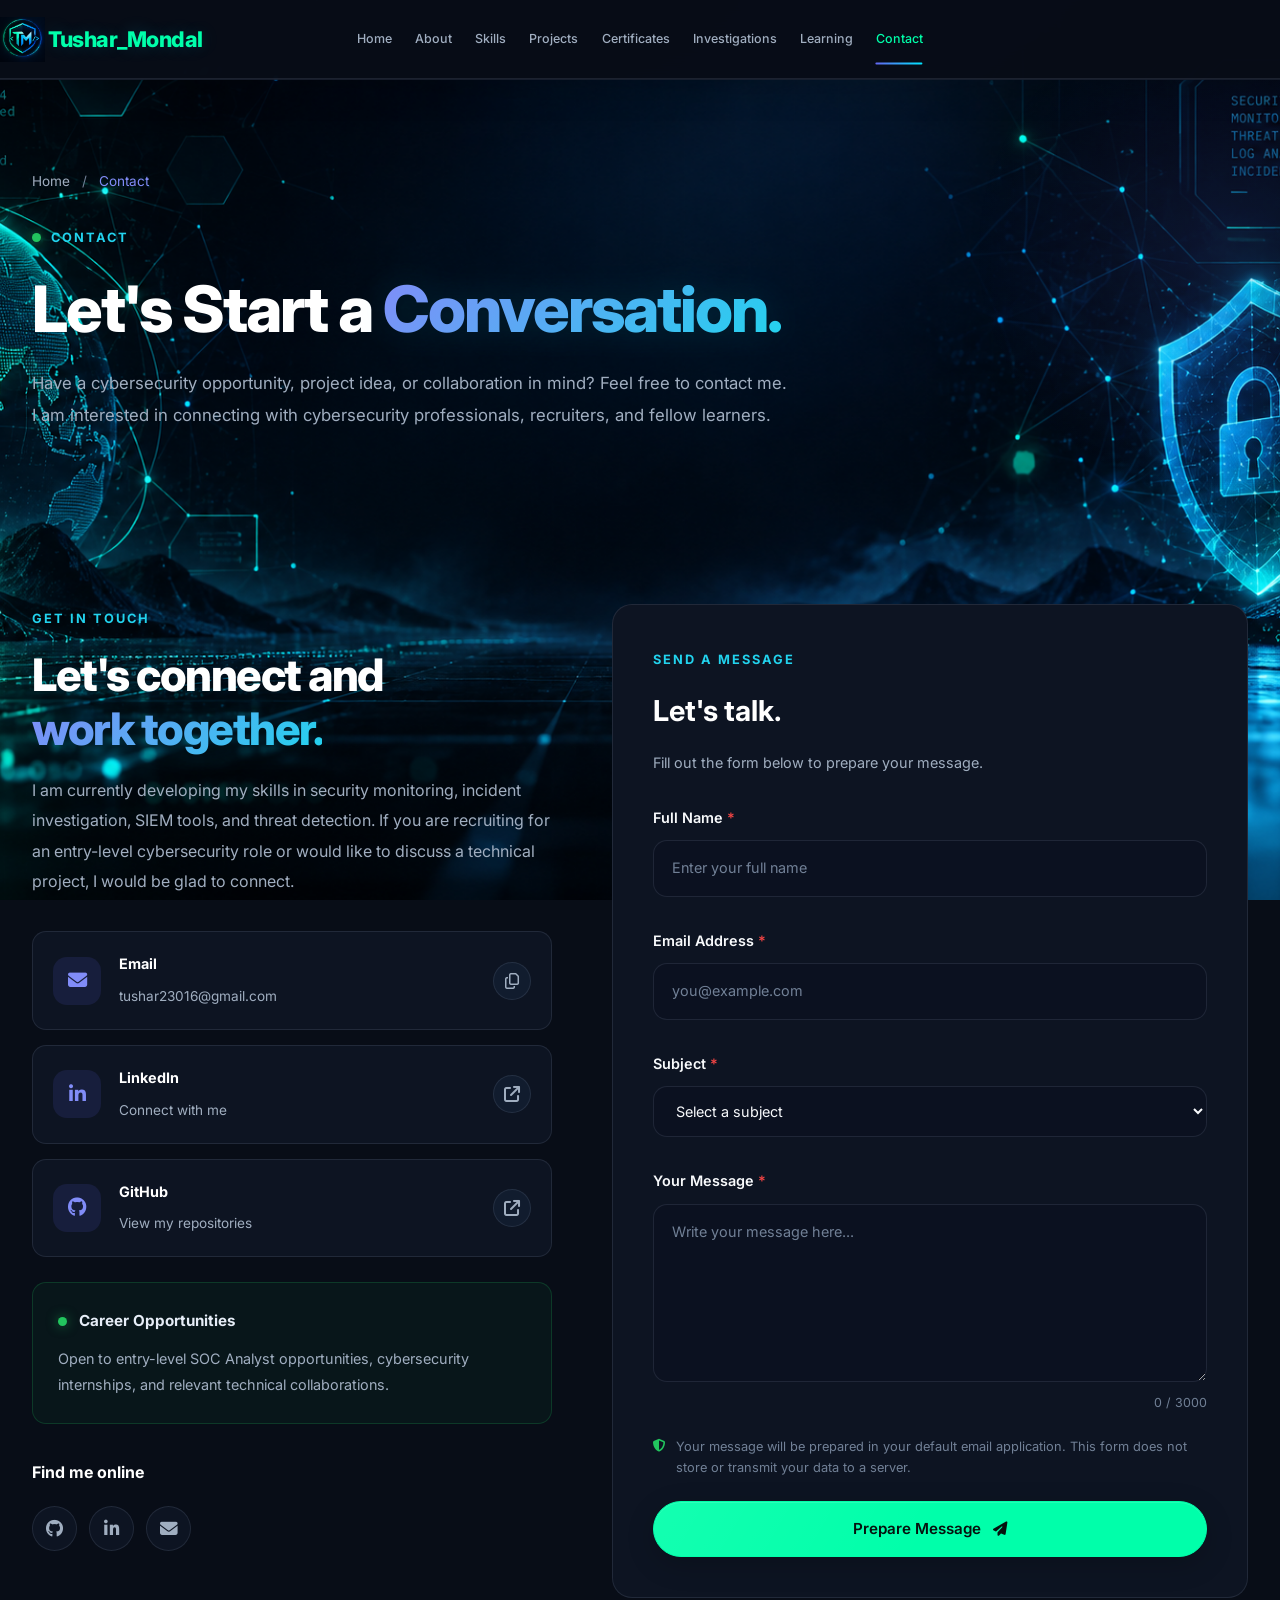
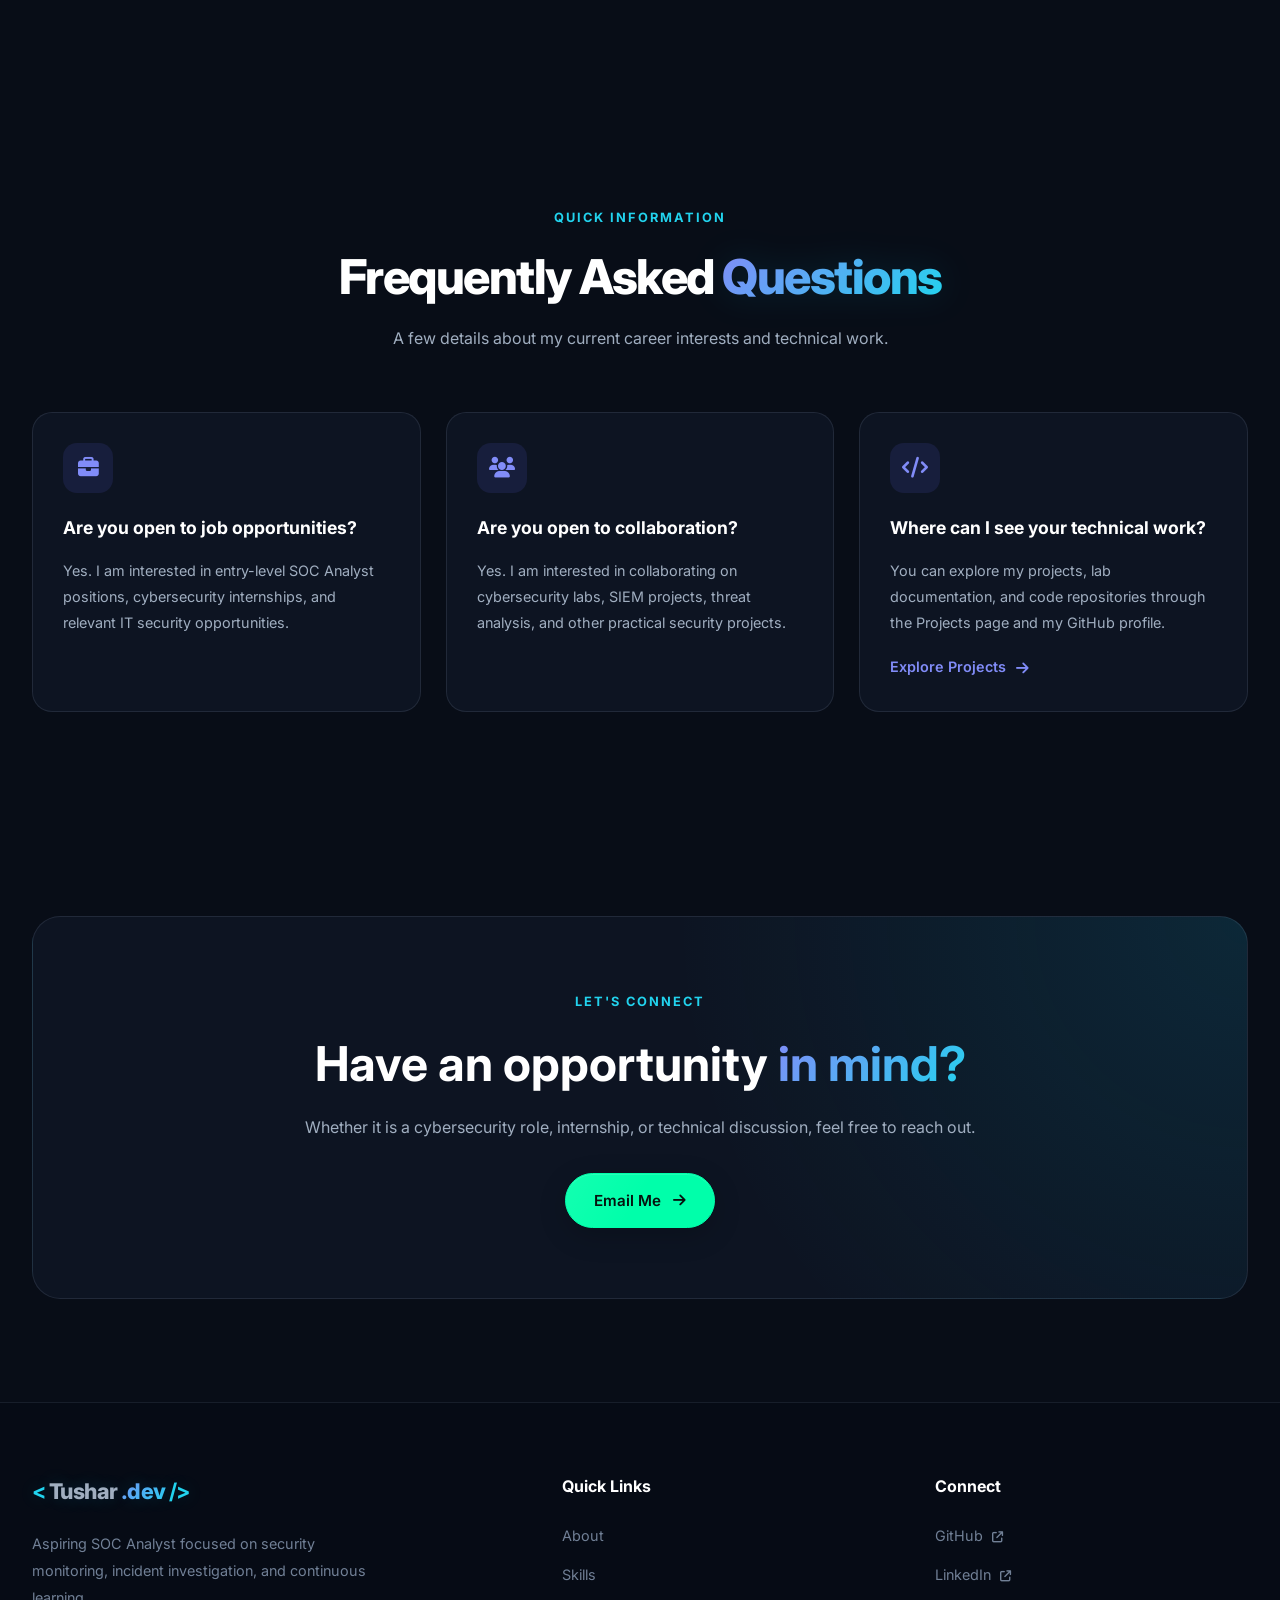
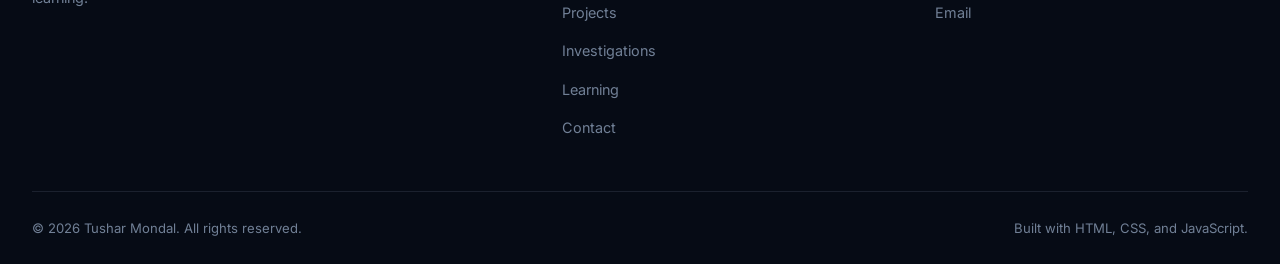
<file: contact.html>
<!DOCTYPE html>
<html lang="en">
<head>
    <meta charset="UTF-8">
    <meta name="viewport" content="width=device-width, initial-scale=1.0">

    <meta name="description"
          content="Contact Tushar Mondal, aspiring SOC Analyst and cybersecurity enthusiast, for cybersecurity opportunities, collaboration, and professional inquiries.">

    <meta name="author" content="Tushar Mondal">

    <title>Contact | Tushar Mondal - SOC Analyst</title>

    <!-- Favicon -->
    <link rel="icon" type="image/png" href="assets/images/favicon.png">

    <!-- Stylesheets -->
    <link rel="stylesheet" href="css/style.css">
    <link rel="stylesheet" href="css/themes.css">
    <link rel="stylesheet" href="css/animations.css">
    <link rel="stylesheet" href="css/responsive.css">

    <!-- Google Fonts -->
    <link rel="preconnect" href="https://fonts.googleapis.com">
    <link rel="preconnect" href="https://fonts.gstatic.com" crossorigin>
    <link href="https://fonts.googleapis.com/css2?family=Inter:wght@400;500;600;700;800&display=swap"
          rel="stylesheet">

    <!-- Font Awesome Icons -->
    <link rel="stylesheet"
          href="https://cdnjs.cloudflare.com/ajax/libs/font-awesome/6.5.2/css/all.min.css">
</head>

<body>

    <!-- ================= PRELOADER ================= -->

    <div class="preloader" id="preloader">
        <div class="loader"></div>
    </div>


    <!-- ================= HEADER ================= -->

    <header class="header" id="header">

        <div class="container navbar">

            <a href="index.html" class="logo">
                <img src="assets/images/favicon.png" alt="Tushar Mondal">
                Tushar_Mondal
            </a>

            <nav class="nav-menu" id="nav-menu">

                <a href="index.html" class="nav-link">Home</a>

                <a href="about.html" class="nav-link">About</a>

                <a href="skills.html" class="nav-link">Skills</a>

                <a href="projects.html" class="nav-link">Projects</a>

                <a href="certificates.html" class="nav-link">Certificates</a>

                <a href="investigations.html" class="nav-link">
                    Investigations
                </a>

                <a href="learning.html" class="nav-link">Learning</a>

                <a href="contact.html" class="nav-link active">
                    Contact
                </a>

            </nav>

            <div class="nav-actions">

                

                <button class="menu-toggle"
                        id="menu-toggle"
                        aria-label="Open navigation menu"
                        aria-expanded="false">
                    <i class="fas fa-bars"></i>
                </button>

            </div>

        </div>

    </header>


    <!-- ================= MAIN CONTENT ================= -->

    <main>

        <!-- ================= PAGE HERO ================= -->

        <section class="page-hero">

            <div class="container">

                <div class="breadcrumb">
                    <a href="index.html">Home</a>
                    <span>/</span>
                    <span>Contact</span>
                </div>

                <div class="section-label">
                    <span class="status-dot"></span>
                    CONTACT
                </div>

                <h1 class="page-title">
                    Let's Start a
                    <span class="gradient-text">Conversation.</span>
                </h1>

                <p class="page-description">
                    Have a cybersecurity opportunity, project idea, or
                    collaboration in mind? Feel free to contact me.
                    I am interested in connecting with cybersecurity
                    professionals, recruiters, and fellow learners.
                </p>

            </div>

        </section>


        <!-- ================= CONTACT SECTION ================= -->

        <section class="section contact-section">

            <div class="container">

                <div class="contact-layout">

                    <!-- LEFT SIDE: CONTACT INFORMATION -->

                    <div class="contact-info reveal">

                        <span class="section-label">
                            GET IN TOUCH
                        </span>

                        <h2 class="section-title">
                            Let's connect and
                            <span class="gradient-text">
                                work together.
                            </span>
                        </h2>

                        <p class="section-description">
                            I am currently developing my skills in security
                            monitoring, incident investigation, SIEM tools,
                            and threat detection.

                            If you are recruiting for an entry-level
                            cybersecurity role or would like to discuss
                            a technical project, I would be glad to connect.
                        </p>


                        <!-- EMAIL -->

                        <div class="contact-detail">

                            <div class="contact-icon">
                                <i class="fas fa-envelope"></i>
                            </div>

                            <div class="contact-detail-content">

                                <h3>Email</h3>

                                <a href="mailto:tushar23016@gmail.com">
                                    tushar23016@gmail.com
                                </a>

                            </div>

                            <button class="copy-email-btn"
                                    id="copy-email"
                                    type="button"
                                    aria-label="Copy email address"
                                    title="Copy email address">

                                <i class="far fa-copy"></i>

                            </button>

                        </div>


                        <!-- LINKEDIN -->

                        <div class="contact-detail">

                            <div class="contact-icon">
                                <i class="fab fa-linkedin-in"></i>
                            </div>

                            <div class="contact-detail-content">

                                <h3>LinkedIn</h3>

                                <a href="https://www.linkedin.com/in/tushar-mondal-8895402a7/"
                                   target="_blank"
                                   rel="noopener noreferrer">

                                    Connect with me

                                </a>

                            </div>

                            <a href="https://www.linkedin.com/in/tushar-mondal-8895402a7/"
                               target="_blank"
                               rel="noopener noreferrer"
                               class="contact-external-link"
                               aria-label="Open LinkedIn">

                                <i class="fas fa-arrow-up-right-from-square"></i>

                            </a>

                        </div>


                        <!-- GITHUB -->

                        <div class="contact-detail">

                            <div class="contact-icon">
                                <i class="fab fa-github"></i>
                            </div>

                            <div class="contact-detail-content">

                                <h3>GitHub</h3>

                                <a href="https://github.com/tushar23016"
                                   target="_blank"
                                   rel="noopener noreferrer">

                                    View my repositories

                                </a>

                            </div>

                            <a href="https://github.com/tushar23016"
                               target="_blank"
                               rel="noopener noreferrer"
                               class="contact-external-link"
                               aria-label="Open GitHub">

                                <i class="fas fa-arrow-up-right-from-square"></i>

                            </a>

                        </div>


                        <!-- AVAILABILITY -->

                        <div class="availability-card">

                            <div class="availability-header">

                                <span class="status-dot"></span>

                                <span>Career Opportunities</span>

                            </div>

                            <p>
                                Open to entry-level SOC Analyst opportunities,
                                cybersecurity internships, and relevant
                                technical collaborations.
                            </p>

                        </div>


                        <!-- SOCIAL LINKS -->

                        <div class="contact-socials">

                            <h3>Find me online</h3>

                            <div class="social-links">

                                <a href="https://github.com/tushar23016"
                                   target="_blank"
                                   rel="noopener noreferrer"
                                   aria-label="GitHub">

                                    <i class="fab fa-github"></i>

                                </a>

                                <a href="https://www.linkedin.com/in/tushar-mondal-8895402a7/"
                                   target="_blank"
                                   rel="noopener noreferrer"
                                   aria-label="LinkedIn">

                                    <i class="fab fa-linkedin-in"></i>

                                </a>

                                <a href="mailto:tushar23016@gmail.com"
                                   aria-label="Email">

                                    <i class="fas fa-envelope"></i>

                                </a>

                            </div>

                        </div>

                    </div>


                    <!-- RIGHT SIDE: CONTACT FORM -->

                    <div class="contact-form-wrapper reveal">

                        <div class="contact-form-header">

                            <span class="section-label">
                                SEND A MESSAGE
                            </span>

                            <h2>Let's talk.</h2>

                            <p>
                                Fill out the form below to prepare your
                                message.
                            </p>

                        </div>


                        <form id="contact-form"
                              class="contact-form"
                              novalidate>

                            <!-- NAME -->

                            <div class="form-group">

                                <label for="name">
                                    Full Name
                                    <span>*</span>
                                </label>

                                <input type="text"
                                       id="name"
                                       name="name"
                                       placeholder="Enter your full name"
                                       autocomplete="name"
                                       maxlength="100"
                                       required>

                                <small class="form-error"
                                       id="name-error"></small>

                            </div>


                            <!-- EMAIL -->

                            <div class="form-group">

                                <label for="email">
                                    Email Address
                                    <span>*</span>
                                </label>

                                <input type="email"
                                       id="email"
                                       name="email"
                                       placeholder="you@example.com"
                                       autocomplete="email"
                                       maxlength="150"
                                       required>

                                <small class="form-error"
                                       id="email-error"></small>

                            </div>


                            <!-- SUBJECT -->

                            <div class="form-group">

                                <label for="subject">
                                    Subject
                                    <span>*</span>
                                </label>

                                <select id="subject"
                                        name="subject"
                                        required>

                                    <option value="">
                                        Select a subject
                                    </option>

                                    <option value="Job Opportunity">
                                        Job Opportunity
                                    </option>

                                    <option value="Cybersecurity Internship">
                                        Cybersecurity Internship
                                    </option>

                                    <option value="Project Collaboration">
                                        Project Collaboration
                                    </option>

                                    <option value="Technical Discussion">
                                        Technical Discussion
                                    </option>

                                    <option value="Other">
                                        Other
                                    </option>

                                </select>

                                <small class="form-error"
                                       id="subject-error"></small>

                            </div>


                            <!-- MESSAGE -->

                            <div class="form-group">

                                <label for="message">
                                    Your Message
                                    <span>*</span>
                                </label>

                                <textarea id="message"
                                          name="message"
                                          rows="6"
                                          placeholder="Write your message here..."
                                          maxlength="3000"
                                          required></textarea>

                                <div class="textarea-footer">

                                    <small class="form-error"
                                           id="message-error"></small>

                                    <small class="character-count"
                                           id="character-count">
                                        0 / 3000
                                    </small>

                                </div>

                            </div>


                            <!-- PRIVACY NOTE -->

                            <p class="form-privacy-note">
                                <i class="fas fa-shield-alt"></i>

                                Your message will be prepared in your
                                default email application. This form
                                does not store or transmit your data
                                to a server.
                            </p>


                            <!-- SUBMIT BUTTON -->

                            <button type="submit"
                                    class="btn btn-primary contact-submit-btn">

                                <span>Prepare Message</span>

                                <i class="fas fa-paper-plane"></i>

                            </button>


                            <!-- FORM STATUS -->

                            <div class="form-status"
                                 id="form-status"
                                 role="status"
                                 aria-live="polite">
                            </div>

                        </form>

                    </div>

                </div>

            </div>

        </section>


        <!-- ================= FAQ SECTION ================= -->

        <section class="section contact-faq">

            <div class="container">

                <div class="section-header">

                    <span class="section-label">
                        QUICK INFORMATION
                    </span>

                    <h2 class="section-title">
                        Frequently Asked
                        <span class="gradient-text">Questions</span>
                    </h2>

                    <p class="section-description">
                        A few details about my current career interests
                        and technical work.
                    </p>

                </div>


                <div class="faq-grid">

                    <!-- FAQ 1 -->

                    <div class="faq-card reveal">

                        <div class="faq-icon">
                            <i class="fas fa-briefcase"></i>
                        </div>

                        <h3>Are you open to job opportunities?</h3>

                        <p>
                            Yes. I am interested in entry-level SOC Analyst
                            positions, cybersecurity internships, and
                            relevant IT security opportunities.
                        </p>

                    </div>


                    <!-- FAQ 2 -->

                    <div class="faq-card reveal">

                        <div class="faq-icon">
                            <i class="fas fa-users"></i>
                        </div>

                        <h3>Are you open to collaboration?</h3>

                        <p>
                            Yes. I am interested in collaborating on
                            cybersecurity labs, SIEM projects, threat
                            analysis, and other practical security projects.
                        </p>

                    </div>


                    <!-- FAQ 3 -->

                    <div class="faq-card reveal">

                        <div class="faq-icon">
                            <i class="fas fa-code"></i>
                        </div>

                        <h3>Where can I see your technical work?</h3>

                        <p>
                            You can explore my projects, lab documentation,
                            and code repositories through the Projects page
                            and my GitHub profile.
                        </p>

                        <a href="projects.html" class="faq-link">
                            Explore Projects
                            <i class="fas fa-arrow-right"></i>
                        </a>

                    </div>

                </div>

            </div>

        </section>


        <!-- ================= FINAL CTA ================= -->

        <section class="section">

            <div class="container">

                <div class="cta-card reveal">

                    <div class="cta-content">

                        <span class="section-label">
                            LET'S CONNECT
                        </span>

                        <h2>
                            Have an opportunity
                            <span class="gradient-text">
                                in mind?
                            </span>
                        </h2>

                        <p>
                            Whether it is a cybersecurity role,
                            internship, or technical discussion,
                            feel free to reach out.
                        </p>

                        <a href="mailto:tushar23016@gmail.com"
                           class="btn btn-primary">

                            Email Me

                            <i class="fas fa-arrow-right"></i>

                        </a>

                    </div>

                </div>

            </div>

        </section>

    </main>


    <!-- ================= FOOTER ================= -->

    <footer class="footer">

        <div class="container">

            <div class="footer-content">

                <div class="footer-brand">

                    <a href="index.html" class="logo">

                        <span class="logo-bracket">&lt;</span>

                        Tushar<span class="gradient-text">.dev</span>

                        <span class="logo-bracket">/&gt;</span>

                    </a>

                    <p>
                        Aspiring SOC Analyst focused on security monitoring,
                        incident investigation, and continuous learning.
                    </p>

                </div>


                <div class="footer-links">

                    <h3>Quick Links</h3>

                    <a href="about.html">About</a>

                    <a href="skills.html">Skills</a>

                    <a href="projects.html">Projects</a>

                    <a href="investigations.html">Investigations</a>

                    <a href="learning.html">Learning</a>

                    <a href="contact.html">Contact</a>

                </div>


                <div class="footer-links">

                    <h3>Connect</h3>

                    <a href="https://github.com/tushar23016"
                       target="_blank"
                       rel="noopener noreferrer">

                        GitHub
                        <i class="fas fa-arrow-up-right-from-square"></i>

                    </a>

                    <a href="https://www.linkedin.com/in/tushar-mondal-8895402a7/"
                       target="_blank"
                       rel="noopener noreferrer">

                        LinkedIn
                        <i class="fas fa-arrow-up-right-from-square"></i>

                    </a>

                    <a href="mailto:tushar23016@gmail.com">
                        Email
                    </a>

                </div>

            </div>


            <div class="footer-bottom">

                <p>
                    &copy; <span id="current-year"></span>
                    Tushar Mondal. All rights reserved.
                </p>

                <p>
                    Built with HTML, CSS, and JavaScript.
                </p>

            </div>

        </div>

    </footer>


    <!-- ================= BACK TO TOP ================= -->

    <button class="back-to-top"
            id="back-to-top"
            aria-label="Back to top">

        <i class="fas fa-arrow-up"></i>

    </button>


    <!-- ================= JAVASCRIPT ================= -->

    <script src="js/main.js"></script>
    <script src="js/navigation.js"></script>
    <script src="js/theme.js"></script>
    <script src="js/animations.js"></script>
    <script src="js/contact.js"></script>

</body>
</html>
</file>
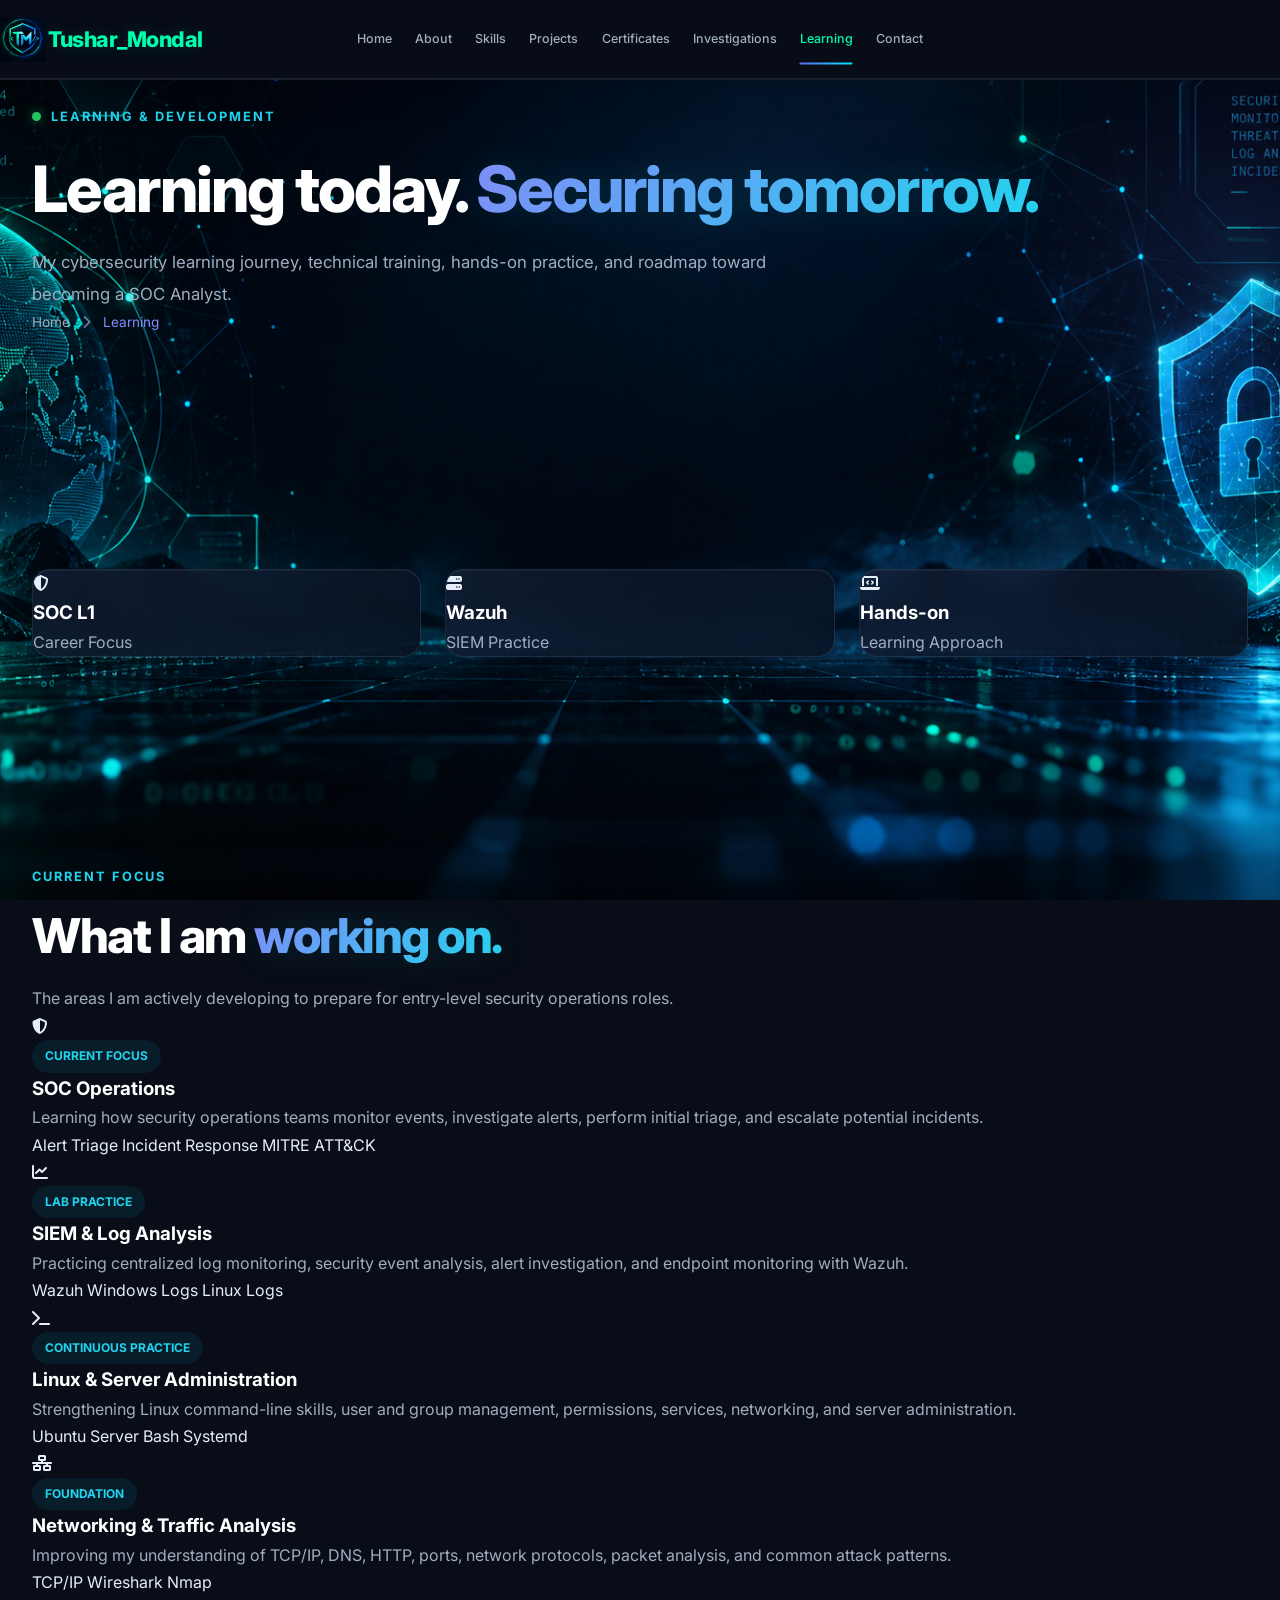
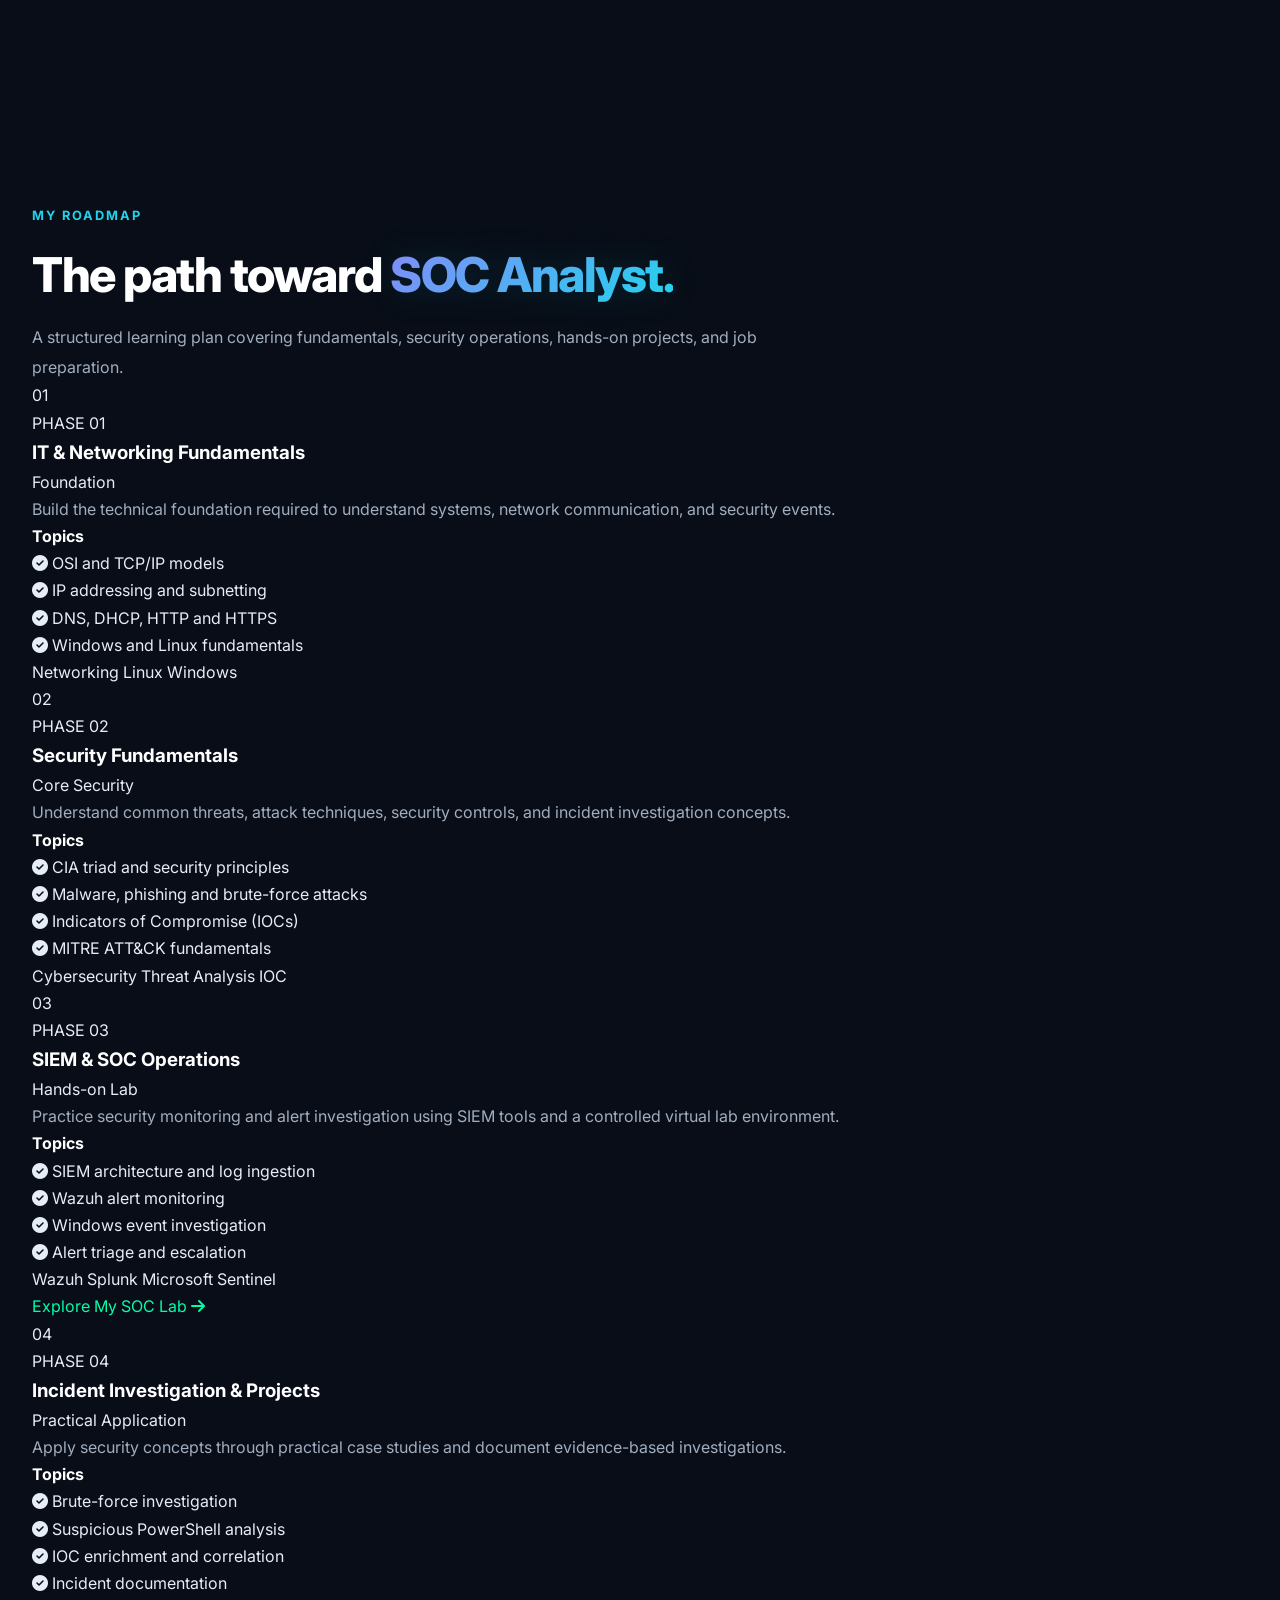
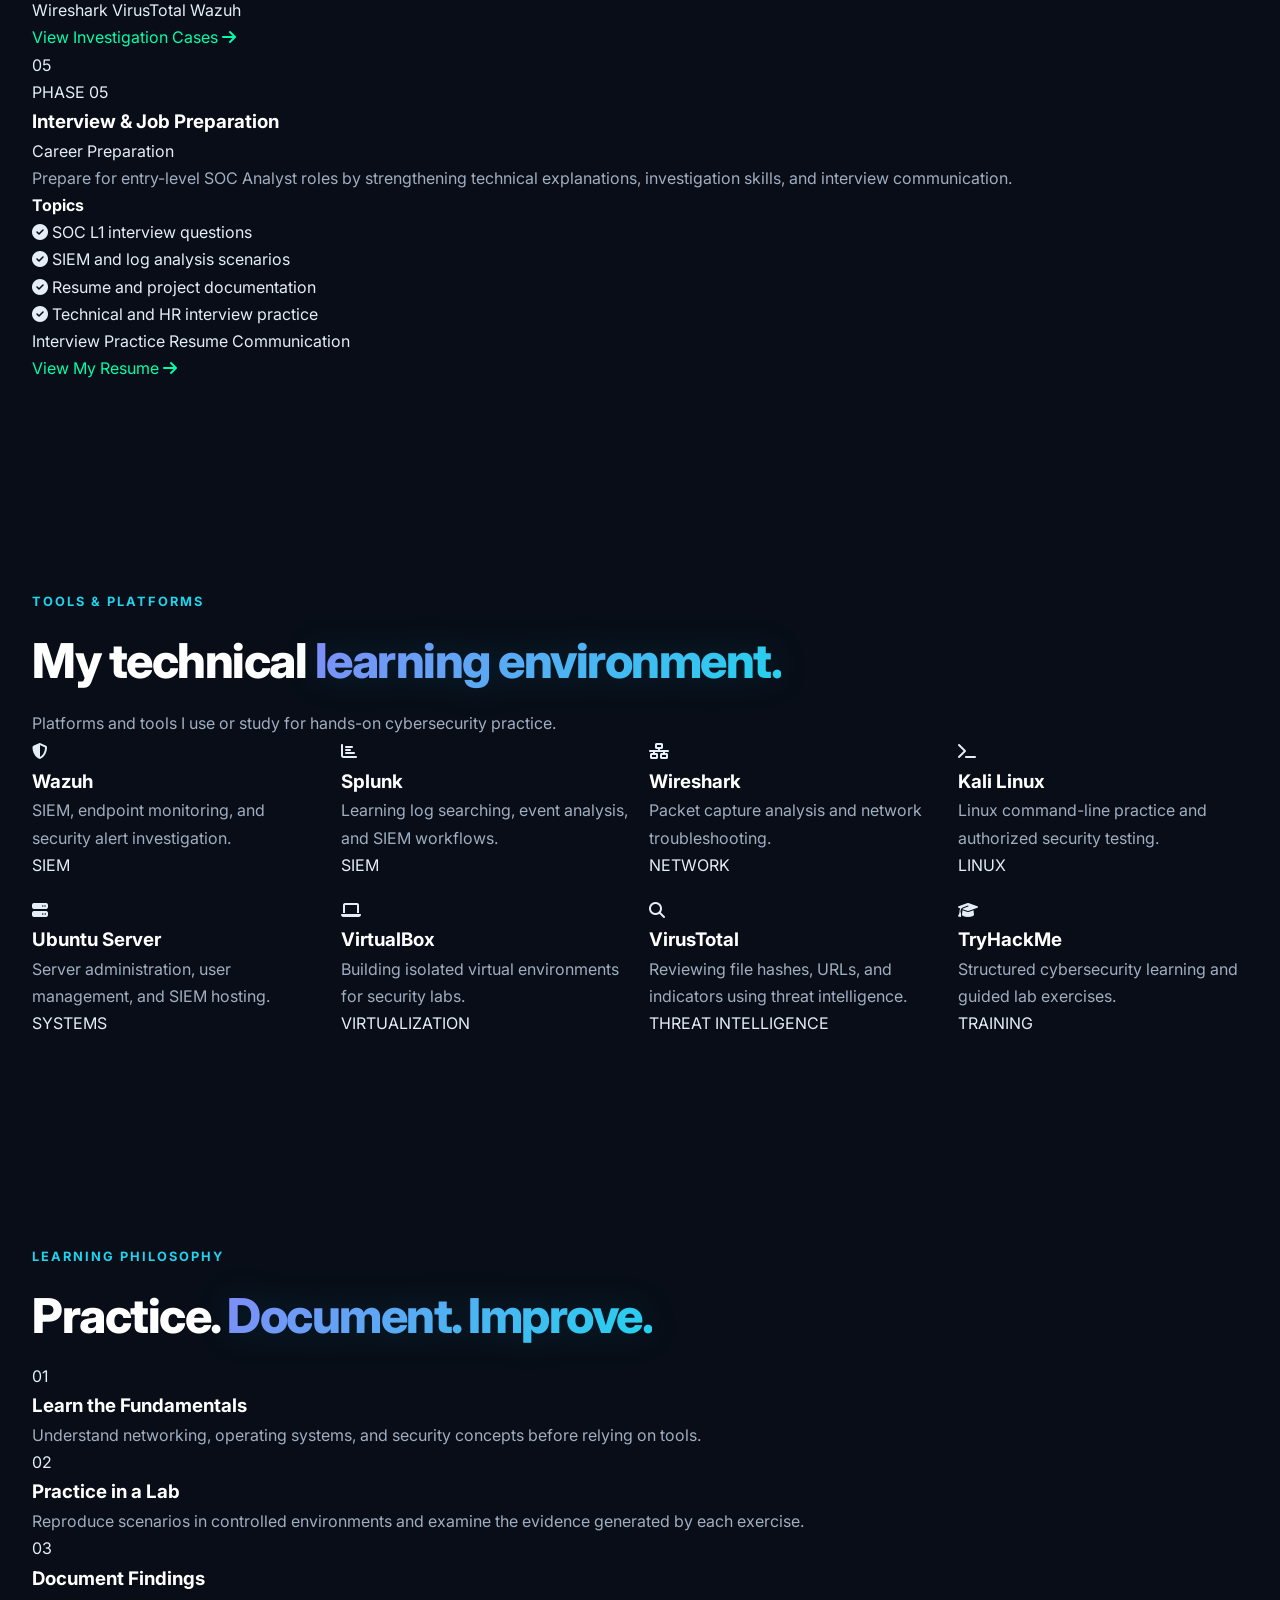
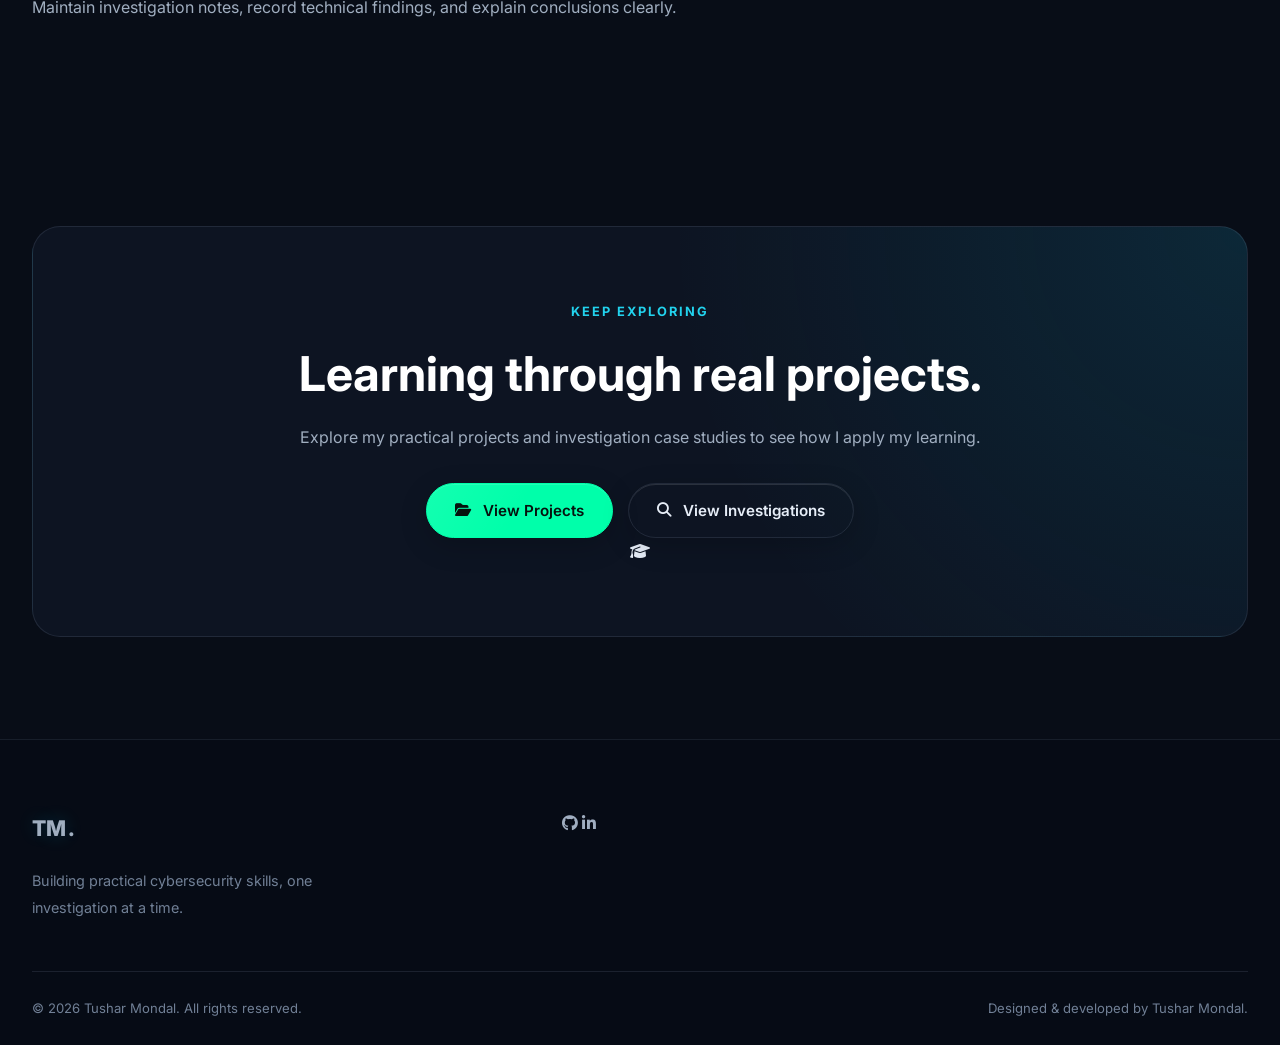
<file: learning.html>
<!DOCTYPE html>
<html lang="en">

<head>
    <meta charset="UTF-8">
    <meta name="viewport" content="width=device-width, initial-scale=1.0">

    <title>Learning & Roadmap | Tushar Mondal</title>

    <meta name="description"
        content="Explore Tushar Mondal's cybersecurity learning roadmap, SOC Analyst preparation, SIEM practice, Linux administration, and technical development.">

    <link rel="icon" href="assets/images/favicon.png" type="image/png">

    <!-- Stylesheets -->
    <link rel="stylesheet" href="css/style.css">
    <link rel="stylesheet" href="css/themes.css">
    <link rel="stylesheet" href="css/animations.css">
    <link rel="stylesheet" href="css/responsive.css">

    <!-- Google Fonts -->
    <link rel="preconnect" href="https://fonts.googleapis.com">
    <link rel="preconnect" href="https://fonts.gstatic.com" crossorigin>

    <link href="https://fonts.googleapis.com/css2?family=Inter:wght@400;500;600;700;800&family=Space+Mono:wght@400;700&display=swap"
        rel="stylesheet">

    <!-- Font Awesome -->
    <link rel="stylesheet"
        href="https://cdnjs.cloudflare.com/ajax/libs/font-awesome/6.5.2/css/all.min.css">
</head>

<body>

    <!-- =========================
         PRELOADER
    ========================== -->

    <div class="preloader" id="preloader">

        <div class="preloader-content">

            <span class="loader-logo">
                TM<span>.</span>
            </span>

            <div class="loader-bar"></div>

            <p>Loading learning roadmap...</p>

        </div>

    </div>


    <!-- =========================
         NAVIGATION
    ========================== -->

    <header class="header" id="header">

        <nav class="navbar container">

            <a href="index.html" class="logo">
                <img src="assets/images/favicon.png" alt="Tushar Mondal">
                Tushar_Mondal
            </a>

            <button class="menu-toggle"
                id="menu-toggle"
                aria-label="Open navigation menu"
                aria-expanded="false">

                <i class="fas fa-bars"></i>

            </button>

            <ul class="nav-menu" id="nav-menu">

                <li>
                    <a href="index.html" class="nav-link">
                        Home
                    </a>
                </li>

                <li>
                    <a href="about.html" class="nav-link">
                        About
                    </a>
                </li>

                <li>
                    <a href="skills.html" class="nav-link">
                        Skills
                    </a>
                </li>

                <li>
                    <a href="projects.html" class="nav-link">
                        Projects
                    </a>
                </li>

                <li>
                    <a href="certificates.html" class="nav-link">Certificates</a>
                </li>

                <li>
                    <a href="investigations.html" class="nav-link">
                        Investigations
                    </a>
                </li>

                <li>
                    <a href="learning.html" class="nav-link active">
                        Learning
                    </a>
                </li>

                <li>
                    <a href="contact.html" class="nav-link nav-contact">
                        Contact
                    </a>
                </li>

            </ul>

            

        </nav>

    </header>


    <!-- =========================
         MAIN CONTENT
    ========================== -->

    <main>


        <!-- =========================
             PAGE HERO
        ========================== -->

        <section class="page-hero section">

            <div class="container">

                <div class="page-hero-content reveal">

                    <span class="section-label">
                        <span class="status-dot"></span>
                        LEARNING & DEVELOPMENT
                    </span>

                    <h1 class="page-title">

                        Learning today.
                        <span class="gradient-text">
                            Securing tomorrow.
                        </span>

                    </h1>

                    <p class="page-description">

                        My cybersecurity learning journey,
                        technical training, hands-on practice,
                        and roadmap toward becoming a
                        SOC Analyst.

                    </p>

                    <div class="breadcrumb">

                        <a href="index.html">Home</a>

                        <i class="fas fa-chevron-right"></i>

                        <span>Learning</span>

                    </div>

                </div>

            </div>

        </section>


        <!-- =========================
             LEARNING OVERVIEW
        ========================== -->

        <section class="learning-overview section">

            <div class="container">

                <div class="stats-grid">

                    <div class="stat-card reveal">

                        <div class="stat-icon">
                            <i class="fas fa-shield-halved"></i>
                        </div>

                        <div class="stat-info">

                            <h3>SOC L1</h3>

                            <p>Career Focus</p>

                        </div>

                    </div>


                    <div class="stat-card reveal">

                        <div class="stat-icon">
                            <i class="fas fa-server"></i>
                        </div>

                        <div class="stat-info">

                            <h3>Wazuh</h3>

                            <p>SIEM Practice</p>

                        </div>

                    </div>


                    <div class="stat-card reveal">

                        <div class="stat-icon">
                            <i class="fas fa-laptop-code"></i>
                        </div>

                        <div class="stat-info">

                            <h3>Hands-on</h3>

                            <p>Learning Approach</p>

                        </div>

                    </div>

                </div>

            </div>

        </section>


        <!-- =========================
             CURRENT FOCUS
        ========================== -->

        <section class="current-learning section">

            <div class="container">

                <div class="section-heading reveal">

                    <span class="section-label">
                        CURRENT FOCUS
                    </span>

                    <h2 class="section-title">

                        What I am
                        <span class="gradient-text">
                            working on.
                        </span>

                    </h2>

                    <p class="section-description">

                        The areas I am actively developing
                        to prepare for entry-level security
                        operations roles.

                    </p>

                </div>


                <div class="learning-focus-grid">


                    <!-- SOC FUNDAMENTALS -->

                    <article class="learning-focus-card reveal">

                        <div class="learning-card-top">

                            <div class="learning-icon">
                                <i class="fas fa-shield-halved"></i>
                            </div>

                            <span class="learning-status">
                                CURRENT FOCUS
                            </span>

                        </div>

                        <h3>
                            SOC Operations
                        </h3>

                        <p>

                            Learning how security operations
                            teams monitor events, investigate
                            alerts, perform initial triage,
                            and escalate potential incidents.

                        </p>

                        <div class="learning-tags">

                            <span>Alert Triage</span>
                            <span>Incident Response</span>
                            <span>MITRE ATT&CK</span>

                        </div>

                    </article>


                    <!-- SIEM -->

                    <article class="learning-focus-card reveal">

                        <div class="learning-card-top">

                            <div class="learning-icon">
                                <i class="fas fa-chart-line"></i>
                            </div>

                            <span class="learning-status">
                                LAB PRACTICE
                            </span>

                        </div>

                        <h3>
                            SIEM & Log Analysis
                        </h3>

                        <p>

                            Practicing centralized log
                            monitoring, security event
                            analysis, alert investigation,
                            and endpoint monitoring with Wazuh.

                        </p>

                        <div class="learning-tags">

                            <span>Wazuh</span>
                            <span>Windows Logs</span>
                            <span>Linux Logs</span>

                        </div>

                    </article>


                    <!-- LINUX -->

                    <article class="learning-focus-card reveal">

                        <div class="learning-card-top">

                            <div class="learning-icon">
                                <i class="fas fa-terminal"></i>
                            </div>

                            <span class="learning-status">
                                CONTINUOUS PRACTICE
                            </span>

                        </div>

                        <h3>
                            Linux & Server Administration
                        </h3>

                        <p>

                            Strengthening Linux command-line
                            skills, user and group management,
                            permissions, services, networking,
                            and server administration.

                        </p>

                        <div class="learning-tags">

                            <span>Ubuntu Server</span>
                            <span>Bash</span>
                            <span>Systemd</span>

                        </div>

                    </article>


                    <!-- NETWORKING -->

                    <article class="learning-focus-card reveal">

                        <div class="learning-card-top">

                            <div class="learning-icon">
                                <i class="fas fa-network-wired"></i>
                            </div>

                            <span class="learning-status">
                                FOUNDATION
                            </span>

                        </div>

                        <h3>
                            Networking & Traffic Analysis
                        </h3>

                        <p>

                            Improving my understanding of
                            TCP/IP, DNS, HTTP, ports,
                            network protocols, packet
                            analysis, and common attack patterns.

                        </p>

                        <div class="learning-tags">

                            <span>TCP/IP</span>
                            <span>Wireshark</span>
                            <span>Nmap</span>

                        </div>

                    </article>


                </div>

            </div>

        </section>


        <!-- =========================
             ROADMAP
        ========================== -->

        <section class="learning-roadmap section">

            <div class="container">

                <div class="section-heading reveal">

                    <span class="section-label">
                        MY ROADMAP
                    </span>

                    <h2 class="section-title">

                        The path toward
                        <span class="gradient-text">
                            SOC Analyst.
                        </span>

                    </h2>

                    <p class="section-description">

                        A structured learning plan covering
                        fundamentals, security operations,
                        hands-on projects, and job preparation.

                    </p>

                </div>


                <div class="roadmap-timeline">


                    <!-- PHASE 01 -->

                    <article class="roadmap-item reveal">

                        <div class="roadmap-marker">

                            <span>01</span>

                        </div>

                        <div class="roadmap-card">

                            <div class="roadmap-header">

                                <div>

                                    <span class="roadmap-phase">
                                        PHASE 01
                                    </span>

                                    <h3>
                                        IT & Networking Fundamentals
                                    </h3>

                                </div>

                                <span class="roadmap-duration">
                                    Foundation
                                </span>

                            </div>


                            <p>

                                Build the technical foundation
                                required to understand systems,
                                network communication, and
                                security events.

                            </p>


                            <div class="roadmap-topics">

                                <h4>Topics</h4>

                                <ul>

                                    <li>
                                        <i class="fas fa-check-circle"></i>
                                        OSI and TCP/IP models
                                    </li>

                                    <li>
                                        <i class="fas fa-check-circle"></i>
                                        IP addressing and subnetting
                                    </li>

                                    <li>
                                        <i class="fas fa-check-circle"></i>
                                        DNS, DHCP, HTTP and HTTPS
                                    </li>

                                    <li>
                                        <i class="fas fa-check-circle"></i>
                                        Windows and Linux fundamentals
                                    </li>

                                </ul>

                            </div>


                            <div class="roadmap-tools">

                                <span>Networking</span>
                                <span>Linux</span>
                                <span>Windows</span>

                            </div>

                        </div>

                    </article>


                    <!-- PHASE 02 -->

                    <article class="roadmap-item reveal">

                        <div class="roadmap-marker">

                            <span>02</span>

                        </div>

                        <div class="roadmap-card">

                            <div class="roadmap-header">

                                <div>

                                    <span class="roadmap-phase">
                                        PHASE 02
                                    </span>

                                    <h3>
                                        Security Fundamentals
                                    </h3>

                                </div>

                                <span class="roadmap-duration">
                                    Core Security
                                </span>

                            </div>


                            <p>

                                Understand common threats,
                                attack techniques, security
                                controls, and incident
                                investigation concepts.

                            </p>


                            <div class="roadmap-topics">

                                <h4>Topics</h4>

                                <ul>

                                    <li>
                                        <i class="fas fa-check-circle"></i>
                                        CIA triad and security principles
                                    </li>

                                    <li>
                                        <i class="fas fa-check-circle"></i>
                                        Malware, phishing and brute-force attacks
                                    </li>

                                    <li>
                                        <i class="fas fa-check-circle"></i>
                                        Indicators of Compromise (IOCs)
                                    </li>

                                    <li>
                                        <i class="fas fa-check-circle"></i>
                                        MITRE ATT&CK fundamentals
                                    </li>

                                </ul>

                            </div>


                            <div class="roadmap-tools">

                                <span>Cybersecurity</span>
                                <span>Threat Analysis</span>
                                <span>IOC</span>

                            </div>

                        </div>

                    </article>


                    <!-- PHASE 03 -->

                    <article class="roadmap-item reveal">

                        <div class="roadmap-marker">

                            <span>03</span>

                        </div>

                        <div class="roadmap-card">

                            <div class="roadmap-header">

                                <div>

                                    <span class="roadmap-phase">
                                        PHASE 03
                                    </span>

                                    <h3>
                                        SIEM & SOC Operations
                                    </h3>

                                </div>

                                <span class="roadmap-duration">
                                    Hands-on Lab
                                </span>

                            </div>


                            <p>

                                Practice security monitoring
                                and alert investigation using
                                SIEM tools and a controlled
                                virtual lab environment.

                            </p>


                            <div class="roadmap-topics">

                                <h4>Topics</h4>

                                <ul>

                                    <li>
                                        <i class="fas fa-check-circle"></i>
                                        SIEM architecture and log ingestion
                                    </li>

                                    <li>
                                        <i class="fas fa-check-circle"></i>
                                        Wazuh alert monitoring
                                    </li>

                                    <li>
                                        <i class="fas fa-check-circle"></i>
                                        Windows event investigation
                                    </li>

                                    <li>
                                        <i class="fas fa-check-circle"></i>
                                        Alert triage and escalation
                                    </li>

                                </ul>

                            </div>


                            <div class="roadmap-tools">

                                <span>Wazuh</span>
                                <span>Splunk</span>
                                <span>Microsoft Sentinel</span>

                            </div>


                            <a href="projects/virtual-soc-lab/index.html"
                                class="roadmap-link">

                                Explore My SOC Lab

                                <i class="fas fa-arrow-right"></i>

                            </a>

                        </div>

                    </article>


                    <!-- PHASE 04 -->

                    <article class="roadmap-item reveal">

                        <div class="roadmap-marker">

                            <span>04</span>

                        </div>

                        <div class="roadmap-card">

                            <div class="roadmap-header">

                                <div>

                                    <span class="roadmap-phase">
                                        PHASE 04
                                    </span>

                                    <h3>
                                        Incident Investigation & Projects
                                    </h3>

                                </div>

                                <span class="roadmap-duration">
                                    Practical Application
                                </span>

                            </div>


                            <p>

                                Apply security concepts through
                                practical case studies and
                                document evidence-based
                                investigations.

                            </p>


                            <div class="roadmap-topics">

                                <h4>Topics</h4>

                                <ul>

                                    <li>
                                        <i class="fas fa-check-circle"></i>
                                        Brute-force investigation
                                    </li>

                                    <li>
                                        <i class="fas fa-check-circle"></i>
                                        Suspicious PowerShell analysis
                                    </li>

                                    <li>
                                        <i class="fas fa-check-circle"></i>
                                        IOC enrichment and correlation
                                    </li>

                                    <li>
                                        <i class="fas fa-check-circle"></i>
                                        Incident documentation
                                    </li>

                                </ul>

                            </div>


                            <div class="roadmap-tools">

                                <span>Wireshark</span>
                                <span>VirusTotal</span>
                                <span>Wazuh</span>

                            </div>


                            <a href="investigations.html"
                                class="roadmap-link">

                                View Investigation Cases

                                <i class="fas fa-arrow-right"></i>

                            </a>

                        </div>

                    </article>


                    <!-- PHASE 05 -->

                    <article class="roadmap-item reveal">

                        <div class="roadmap-marker">

                            <span>05</span>

                        </div>

                        <div class="roadmap-card">

                            <div class="roadmap-header">

                                <div>

                                    <span class="roadmap-phase">
                                        PHASE 05
                                    </span>

                                    <h3>
                                        Interview & Job Preparation
                                    </h3>

                                </div>

                                <span class="roadmap-duration">
                                    Career Preparation
                                </span>

                            </div>


                            <p>

                                Prepare for entry-level SOC
                                Analyst roles by strengthening
                                technical explanations,
                                investigation skills, and
                                interview communication.

                            </p>


                            <div class="roadmap-topics">

                                <h4>Topics</h4>

                                <ul>

                                    <li>
                                        <i class="fas fa-check-circle"></i>
                                        SOC L1 interview questions
                                    </li>

                                    <li>
                                        <i class="fas fa-check-circle"></i>
                                        SIEM and log analysis scenarios
                                    </li>

                                    <li>
                                        <i class="fas fa-check-circle"></i>
                                        Resume and project documentation
                                    </li>

                                    <li>
                                        <i class="fas fa-check-circle"></i>
                                        Technical and HR interview practice
                                    </li>

                                </ul>

                            </div>


                            <div class="roadmap-tools">

                                <span>Interview Practice</span>
                                <span>Resume</span>
                                <span>Communication</span>

                            </div>


                            <a href="resume/Tushar_Mondal_Resume.pdf"
                                class="roadmap-link"
                                target="_blank"
                                rel="noopener noreferrer">

                                View My Resume

                                <i class="fas fa-arrow-right"></i>

                            </a>

                        </div>

                    </article>


                </div>

            </div>

        </section>


        <!-- =========================
             TOOLS & PLATFORMS
        ========================== -->

        <section class="learning-tools section">

            <div class="container">

                <div class="section-heading reveal">

                    <span class="section-label">
                        TOOLS & PLATFORMS
                    </span>

                    <h2 class="section-title">

                        My technical
                        <span class="gradient-text">
                            learning environment.
                        </span>

                    </h2>

                    <p class="section-description">

                        Platforms and tools I use or study
                        for hands-on cybersecurity practice.

                    </p>

                </div>


                <div class="tools-grid">


                    <div class="tool-card reveal">

                        <div class="tool-icon">
                            <i class="fas fa-shield-halved"></i>
                        </div>

                        <h3>Wazuh</h3>

                        <p>
                            SIEM, endpoint monitoring,
                            and security alert investigation.
                        </p>

                        <span class="tool-category">
                            SIEM
                        </span>

                    </div>


                    <div class="tool-card reveal">

                        <div class="tool-icon">
                            <i class="fas fa-chart-bar"></i>
                        </div>

                        <h3>Splunk</h3>

                        <p>
                            Learning log searching,
                            event analysis, and SIEM workflows.
                        </p>

                        <span class="tool-category">
                            SIEM
                        </span>

                    </div>


                    <div class="tool-card reveal">

                        <div class="tool-icon">
                            <i class="fas fa-network-wired"></i>
                        </div>

                        <h3>Wireshark</h3>

                        <p>
                            Packet capture analysis
                            and network troubleshooting.
                        </p>

                        <span class="tool-category">
                            NETWORK
                        </span>

                    </div>


                    <div class="tool-card reveal">

                        <div class="tool-icon">
                            <i class="fas fa-terminal"></i>
                        </div>

                        <h3>Kali Linux</h3>

                        <p>
                            Linux command-line practice
                            and authorized security testing.
                        </p>

                        <span class="tool-category">
                            LINUX
                        </span>

                    </div>


                    <div class="tool-card reveal">

                        <div class="tool-icon">
                            <i class="fas fa-server"></i>
                        </div>

                        <h3>Ubuntu Server</h3>

                        <p>
                            Server administration,
                            user management, and SIEM hosting.
                        </p>

                        <span class="tool-category">
                            SYSTEMS
                        </span>

                    </div>


                    <div class="tool-card reveal">

                        <div class="tool-icon">
                            <i class="fas fa-laptop"></i>
                        </div>

                        <h3>VirtualBox</h3>

                        <p>
                            Building isolated virtual
                            environments for security labs.
                        </p>

                        <span class="tool-category">
                            VIRTUALIZATION
                        </span>

                    </div>


                    <div class="tool-card reveal">

                        <div class="tool-icon">
                            <i class="fas fa-magnifying-glass"></i>
                        </div>

                        <h3>VirusTotal</h3>

                        <p>
                            Reviewing file hashes,
                            URLs, and indicators using
                            threat intelligence.
                        </p>

                        <span class="tool-category">
                            THREAT INTELLIGENCE
                        </span>

                    </div>


                    <div class="tool-card reveal">

                        <div class="tool-icon">
                            <i class="fas fa-graduation-cap"></i>
                        </div>

                        <h3>TryHackMe</h3>

                        <p>
                            Structured cybersecurity
                            learning and guided lab exercises.
                        </p>

                        <span class="tool-category">
                            TRAINING
                        </span>

                    </div>


                </div>

            </div>

        </section>


        <!-- =========================
             LEARNING PRINCIPLES
        ========================== -->

        <section class="learning-principles section">

            <div class="container">

                <div class="section-heading reveal">

                    <span class="section-label">
                        LEARNING PHILOSOPHY
                    </span>

                    <h2 class="section-title">

                        Practice.
                        <span class="gradient-text">
                            Document. Improve.
                        </span>

                    </h2>

                </div>


                <div class="principles-grid">


                    <div class="principle-card reveal">

                        <span class="principle-number">
                            01
                        </span>

                        <h3>
                            Learn the Fundamentals
                        </h3>

                        <p>

                            Understand networking,
                            operating systems, and
                            security concepts before
                            relying on tools.

                        </p>

                    </div>


                    <div class="principle-card reveal">

                        <span class="principle-number">
                            02
                        </span>

                        <h3>
                            Practice in a Lab
                        </h3>

                        <p>

                            Reproduce scenarios in
                            controlled environments
                            and examine the evidence
                            generated by each exercise.

                        </p>

                    </div>


                    <div class="principle-card reveal">

                        <span class="principle-number">
                            03
                        </span>

                        <h3>
                            Document Findings
                        </h3>

                        <p>

                            Maintain investigation
                            notes, record technical
                            findings, and explain
                            conclusions clearly.

                        </p>

                    </div>


                </div>

            </div>

        </section>


        <!-- =========================
             CTA SECTION
        ========================== -->

        <section class="learning-cta section">

            <div class="container">

                <div class="cta-card reveal">

                    <div class="cta-content">

                        <span class="section-label">
                            KEEP EXPLORING
                        </span>

                        <h2>
                            Learning through real projects.
                        </h2>

                        <p>

                            Explore my practical projects
                            and investigation case studies
                            to see how I apply my learning.

                        </p>

                        <div class="cta-buttons">

                            <a href="projects.html"
                                class="btn btn-primary">

                                <i class="fas fa-folder-open"></i>
                                View Projects

                            </a>

                            <a href="investigations.html"
                                class="btn btn-secondary">

                                <i class="fas fa-magnifying-glass"></i>
                                View Investigations

                            </a>

                        </div>

                    </div>

                    <div class="cta-decoration">

                        <i class="fas fa-graduation-cap"></i>

                    </div>

                </div>

            </div>

        </section>


    </main>


    <!-- =========================
         FOOTER
    ========================== -->

    <footer class="footer">

        <div class="container">

            <div class="footer-content">

                <div class="footer-brand">

                    <a href="index.html" class="logo">
                        TM<span>.</span>
                    </a>

                    <p>
                        Building practical cybersecurity
                        skills, one investigation at a time.
                    </p>

                </div>


                <div class="footer-socials">

                    <a href="https://github.com/tushar23016"
                        target="_blank"
                        rel="noopener noreferrer"
                        aria-label="GitHub">

                        <i class="fab fa-github"></i>

                    </a>

                    <a href="https://www.linkedin.com/in/tushar-mondal-8895402a7"
                        target="_blank"
                        rel="noopener noreferrer"
                        aria-label="LinkedIn">

                        <i class="fab fa-linkedin-in"></i>

                    </a>

                </div>

            </div>


            <div class="footer-bottom">

                <p>
                    &copy; <span id="current-year"></span>
                    Tushar Mondal. All rights reserved.
                </p>

                <p class="footer-credit">
                    Designed & developed by Tushar Mondal.
                </p>

            </div>

        </div>

    </footer>


    <!-- =========================
         BACK TO TOP
    ========================== -->

    <button class="back-to-top"
        id="back-to-top"
        aria-label="Back to top">

        <i class="fas fa-arrow-up"></i>

    </button>


    <!-- =========================
         JAVASCRIPT
    ========================== -->

    <script src="js/main.js"></script>
    <script src="js/navigation.js"></script>
    <script src="js/theme.js"></script>
    <script src="js/animations.js"></script>

</body>

</html>
</file>
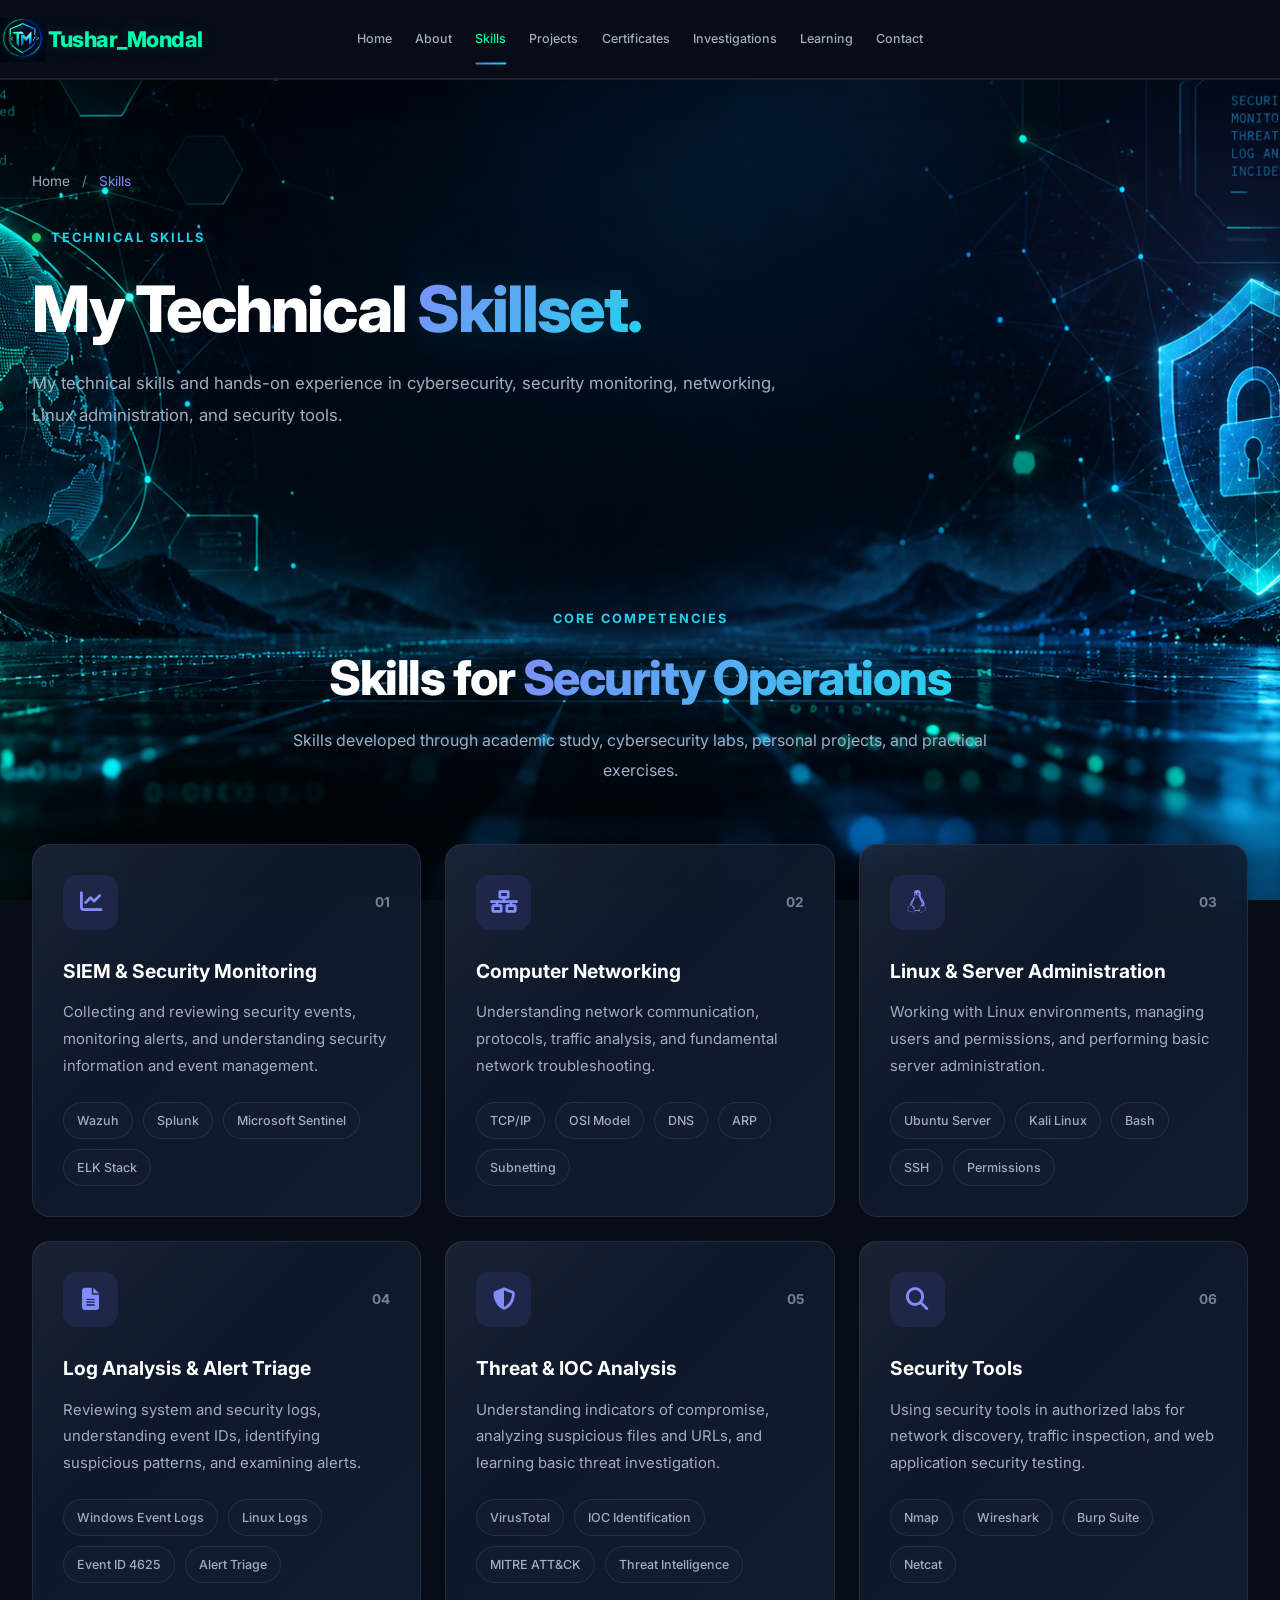
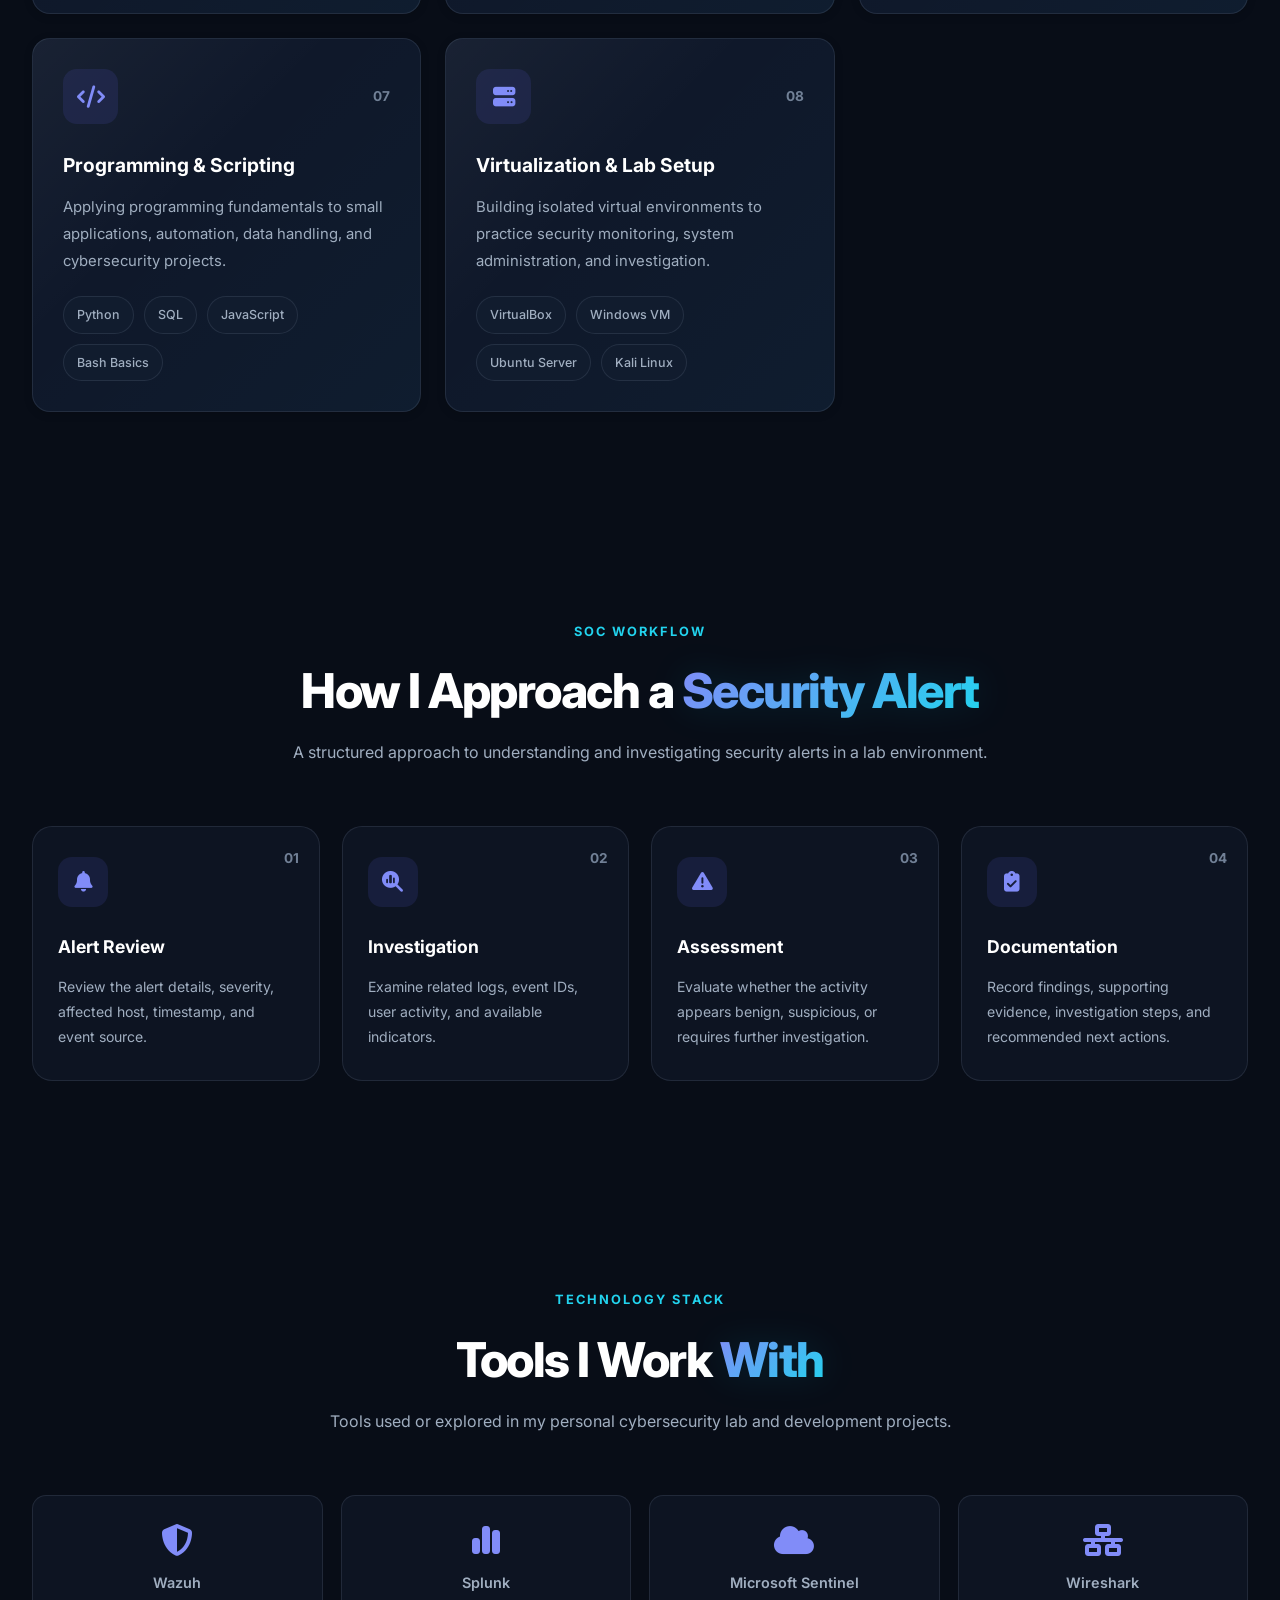
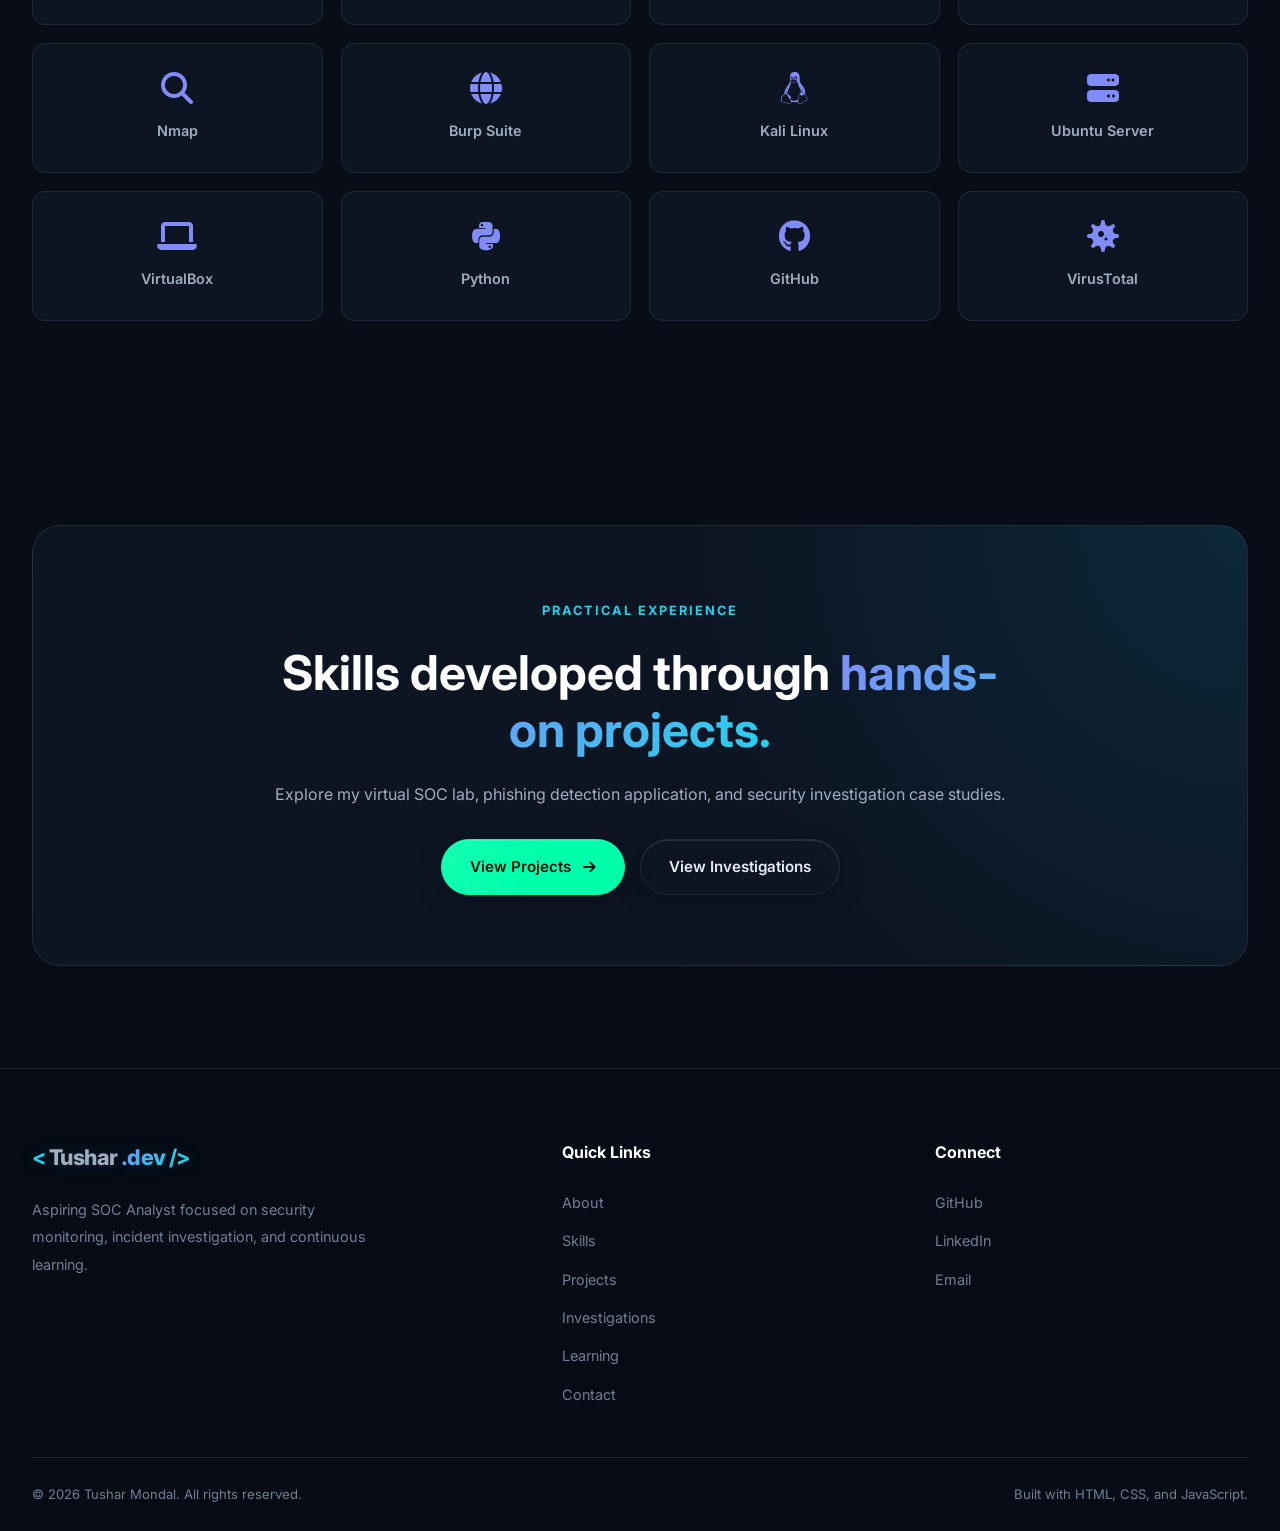
<file: skills.html>
<!DOCTYPE html>
<html lang="en">
<head>
    <meta charset="UTF-8">
    <meta name="viewport" content="width=device-width, initial-scale=1.0">

    <meta name="description" content="Technical skills of Tushar Mondal, aspiring SOC Analyst, covering SIEM, cybersecurity, networking, Linux, and security monitoring.">

    <meta name="author" content="Tushar Mondal">

    <title>Skills | Tushar Mondal - SOC Analyst</title>

    <link rel="icon" type="image/png" href="assets/images/favicon.png">

    <!-- Stylesheets -->
    <link rel="stylesheet" href="css/style.css">
    <link rel="stylesheet" href="css/themes.css">
    <link rel="stylesheet" href="css/animations.css">
    <link rel="stylesheet" href="css/responsive.css">

    <!-- Google Fonts -->
    <link rel="preconnect" href="https://fonts.googleapis.com">
    <link rel="preconnect" href="https://fonts.gstatic.com" crossorigin>

    <link href="https://fonts.googleapis.com/css2?family=Inter:wght@400;500;600;700;800&display=swap" rel="stylesheet">

    <!-- Font Awesome -->
    <link rel="stylesheet" href="https://cdnjs.cloudflare.com/ajax/libs/font-awesome/6.5.2/css/all.min.css">
</head>

<body>

    <!-- ================= HEADER ================= -->

    <header class="header" id="header">

        <div class="container navbar">

            <a href="index.html" class="logo">
                <img src="assets/images/favicon.png" alt="Tushar Mondal">
                Tushar_Mondal
            </a>

            <nav class="nav-menu" id="nav-menu">

                <a href="index.html" class="nav-link">Home</a>

                <a href="about.html" class="nav-link">About</a>

                <a href="skills.html" class="nav-link active">Skills</a>

                <a href="projects.html" class="nav-link">Projects</a>

                <a href="certificates.html" class="nav-link">Certificates</a>

                <a href="investigations.html" class="nav-link">Investigations</a>

                <a href="learning.html" class="nav-link">Learning</a>

                <a href="contact.html" class="nav-link">Contact</a>

            </nav>

            <div class="nav-actions">

                

                <button class="menu-toggle"
                        id="menu-toggle"
                        aria-label="Open navigation menu"
                        aria-expanded="false">
                    <i class="fas fa-bars"></i>
                </button>

            </div>

        </div>

    </header>


    <!-- ================= MAIN CONTENT ================= -->

    <main>

        <!-- ================= PAGE HERO ================= -->

        <section class="page-hero">

            <div class="container">

                <div class="breadcrumb">
                    <a href="index.html">Home</a>
                    <span>/</span>
                    <span>Skills</span>
                </div>

                <div class="section-label">
                    <span class="status-dot"></span>
                    TECHNICAL SKILLS
                </div>

                <h1 class="page-title">
                    My Technical
                    <span class="gradient-text">Skillset.</span>
                </h1>

                <p class="page-description">
                    My technical skills and hands-on experience in
                    cybersecurity, security monitoring, networking,
                    Linux administration, and security tools.
                </p>

            </div>

        </section>


        <!-- ================= SKILLS OVERVIEW ================= -->

        <section class="section">

            <div class="container">

                <div class="section-header">

                    <span class="section-label">
                        CORE COMPETENCIES
                    </span>

                    <h2 class="section-title">
                        Skills for
                        <span class="gradient-text">Security Operations</span>
                    </h2>

                    <p class="section-description">
                        Skills developed through academic study,
                        cybersecurity labs, personal projects,
                        and practical exercises.
                    </p>

                </div>


                <div class="skills-grid">

                    <!-- SIEM -->

                    <div class="skill-card reveal">

                        <div class="skill-card-header">

                            <div class="skill-icon">
                                <i class="fas fa-chart-line"></i>
                            </div>

                            <span class="skill-number">01</span>

                        </div>

                        <h3>SIEM & Security Monitoring</h3>

                        <p>
                            Collecting and reviewing security events,
                            monitoring alerts, and understanding
                            security information and event management.
                        </p>

                        <div class="skill-tags">
                            <span>Wazuh</span>
                            <span>Splunk</span>
                            <span>Microsoft Sentinel</span>
                            <span>ELK Stack</span>
                        </div>

                    </div>


                    <!-- NETWORKING -->

                    <div class="skill-card reveal">

                        <div class="skill-card-header">

                            <div class="skill-icon">
                                <i class="fas fa-network-wired"></i>
                            </div>

                            <span class="skill-number">02</span>

                        </div>

                        <h3>Computer Networking</h3>

                        <p>
                            Understanding network communication,
                            protocols, traffic analysis, and
                            fundamental network troubleshooting.
                        </p>

                        <div class="skill-tags">
                            <span>TCP/IP</span>
                            <span>OSI Model</span>
                            <span>DNS</span>
                            <span>ARP</span>
                            <span>Subnetting</span>
                        </div>

                    </div>


                    <!-- LINUX -->

                    <div class="skill-card reveal">

                        <div class="skill-card-header">

                            <div class="skill-icon">
                                <i class="fab fa-linux"></i>
                            </div>

                            <span class="skill-number">03</span>

                        </div>

                        <h3>Linux & Server Administration</h3>

                        <p>
                            Working with Linux environments,
                            managing users and permissions,
                            and performing basic server administration.
                        </p>

                        <div class="skill-tags">
                            <span>Ubuntu Server</span>
                            <span>Kali Linux</span>
                            <span>Bash</span>
                            <span>SSH</span>
                            <span>Permissions</span>
                        </div>

                    </div>


                    <!-- LOG ANALYSIS -->

                    <div class="skill-card reveal">

                        <div class="skill-card-header">

                            <div class="skill-icon">
                                <i class="fas fa-file-lines"></i>
                            </div>

                            <span class="skill-number">04</span>

                        </div>

                        <h3>Log Analysis & Alert Triage</h3>

                        <p>
                            Reviewing system and security logs,
                            understanding event IDs, identifying
                            suspicious patterns, and examining alerts.
                        </p>

                        <div class="skill-tags">
                            <span>Windows Event Logs</span>
                            <span>Linux Logs</span>
                            <span>Event ID 4625</span>
                            <span>Alert Triage</span>
                        </div>

                    </div>


                    <!-- THREAT ANALYSIS -->

                    <div class="skill-card reveal">

                        <div class="skill-card-header">

                            <div class="skill-icon">
                                <i class="fas fa-shield-halved"></i>
                            </div>

                            <span class="skill-number">05</span>

                        </div>

                        <h3>Threat & IOC Analysis</h3>

                        <p>
                            Understanding indicators of compromise,
                            analyzing suspicious files and URLs,
                            and learning basic threat investigation.
                        </p>

                        <div class="skill-tags">
                            <span>VirusTotal</span>
                            <span>IOC Identification</span>
                            <span>MITRE ATT&CK</span>
                            <span>Threat Intelligence</span>
                        </div>

                    </div>


                    <!-- NETWORK SECURITY TOOLS -->

                    <div class="skill-card reveal">

                        <div class="skill-card-header">

                            <div class="skill-icon">
                                <i class="fas fa-magnifying-glass"></i>
                            </div>

                            <span class="skill-number">06</span>

                        </div>

                        <h3>Security Tools</h3>

                        <p>
                            Using security tools in authorized labs
                            for network discovery, traffic inspection,
                            and web application security testing.
                        </p>

                        <div class="skill-tags">
                            <span>Nmap</span>
                            <span>Wireshark</span>
                            <span>Burp Suite</span>
                            <span>Netcat</span>
                        </div>

                    </div>


                    <!-- PROGRAMMING -->

                    <div class="skill-card reveal">

                        <div class="skill-card-header">

                            <div class="skill-icon">
                                <i class="fas fa-code"></i>
                            </div>

                            <span class="skill-number">07</span>

                        </div>

                        <h3>Programming & Scripting</h3>

                        <p>
                            Applying programming fundamentals
                            to small applications, automation,
                            data handling, and cybersecurity projects.
                        </p>

                        <div class="skill-tags">
                            <span>Python</span>
                            <span>SQL</span>
                            <span>JavaScript</span>
                            <span>Bash Basics</span>
                        </div>

                    </div>


                    <!-- VIRTUALIZATION -->

                    <div class="skill-card reveal">

                        <div class="skill-card-header">

                            <div class="skill-icon">
                                <i class="fas fa-server"></i>
                            </div>

                            <span class="skill-number">08</span>

                        </div>

                        <h3>Virtualization & Lab Setup</h3>

                        <p>
                            Building isolated virtual environments
                            to practice security monitoring,
                            system administration, and investigation.
                        </p>

                        <div class="skill-tags">
                            <span>VirtualBox</span>
                            <span>Windows VM</span>
                            <span>Ubuntu Server</span>
                            <span>Kali Linux</span>
                        </div>

                    </div>

                </div>

            </div>

        </section>


        <!-- ================= SECURITY WORKFLOW ================= -->

        <section class="section skills-workflow-section">

            <div class="container">

                <div class="section-header">

                    <span class="section-label">
                        SOC WORKFLOW
                    </span>

                    <h2 class="section-title">
                        How I Approach a
                        <span class="gradient-text">Security Alert</span>
                    </h2>

                    <p class="section-description">
                        A structured approach to understanding
                        and investigating security alerts in a
                        lab environment.
                    </p>

                </div>


                <div class="workflow-grid">

                    <div class="workflow-card reveal">

                        <div class="workflow-number">01</div>

                        <div class="workflow-icon">
                            <i class="fas fa-bell"></i>
                        </div>

                        <h3>Alert Review</h3>

                        <p>
                            Review the alert details, severity,
                            affected host, timestamp, and event source.
                        </p>

                    </div>


                    <div class="workflow-card reveal">

                        <div class="workflow-number">02</div>

                        <div class="workflow-icon">
                            <i class="fas fa-magnifying-glass-chart"></i>
                        </div>

                        <h3>Investigation</h3>

                        <p>
                            Examine related logs, event IDs,
                            user activity, and available indicators.
                        </p>

                    </div>


                    <div class="workflow-card reveal">

                        <div class="workflow-number">03</div>

                        <div class="workflow-icon">
                            <i class="fas fa-triangle-exclamation"></i>
                        </div>

                        <h3>Assessment</h3>

                        <p>
                            Evaluate whether the activity appears
                            benign, suspicious, or requires further
                            investigation.
                        </p>

                    </div>


                    <div class="workflow-card reveal">

                        <div class="workflow-number">04</div>

                        <div class="workflow-icon">
                            <i class="fas fa-clipboard-check"></i>
                        </div>

                        <h3>Documentation</h3>

                        <p>
                            Record findings, supporting evidence,
                            investigation steps, and recommended
                            next actions.
                        </p>

                    </div>

                </div>

            </div>

        </section>


        <!-- ================= TOOLS ================= -->

        <section class="section">

            <div class="container">

                <div class="section-header">

                    <span class="section-label">
                        TECHNOLOGY STACK
                    </span>

                    <h2 class="section-title">
                        Tools I Work
                        <span class="gradient-text">With</span>
                    </h2>

                    <p class="section-description">
                        Tools used or explored in my personal
                        cybersecurity lab and development projects.
                    </p>

                </div>


                <div class="tools-grid">

                    <div class="tool-item reveal">
                        <i class="fas fa-shield-halved"></i>
                        <span>Wazuh</span>
                    </div>

                    <div class="tool-item reveal">
                        <i class="fas fa-chart-simple"></i>
                        <span>Splunk</span>
                    </div>

                    <div class="tool-item reveal">
                        <i class="fas fa-cloud"></i>
                        <span>Microsoft Sentinel</span>
                    </div>

                    <div class="tool-item reveal">
                        <i class="fas fa-network-wired"></i>
                        <span>Wireshark</span>
                    </div>

                    <div class="tool-item reveal">
                        <i class="fas fa-magnifying-glass"></i>
                        <span>Nmap</span>
                    </div>

                    <div class="tool-item reveal">
                        <i class="fas fa-globe"></i>
                        <span>Burp Suite</span>
                    </div>

                    <div class="tool-item reveal">
                        <i class="fab fa-linux"></i>
                        <span>Kali Linux</span>
                    </div>

                    <div class="tool-item reveal">
                        <i class="fas fa-server"></i>
                        <span>Ubuntu Server</span>
                    </div>

                    <div class="tool-item reveal">
                        <i class="fas fa-laptop"></i>
                        <span>VirtualBox</span>
                    </div>

                    <div class="tool-item reveal">
                        <i class="fab fa-python"></i>
                        <span>Python</span>
                    </div>

                    <div class="tool-item reveal">
                        <i class="fab fa-github"></i>
                        <span>GitHub</span>
                    </div>

                    <div class="tool-item reveal">
                        <i class="fas fa-virus"></i>
                        <span>VirusTotal</span>
                    </div>

                </div>

            </div>

        </section>


        <!-- ================= CTA ================= -->

        <section class="section">

            <div class="container">

                <div class="cta-card reveal">

                    <div class="cta-content">

                        <span class="section-label">
                            PRACTICAL EXPERIENCE
                        </span>

                        <h2>
                            Skills developed through
                            <span class="gradient-text">
                                hands-on projects.
                            </span>
                        </h2>

                        <p>
                            Explore my virtual SOC lab, phishing
                            detection application, and security
                            investigation case studies.
                        </p>

                        <div class="cta-buttons">

                            <a href="projects.html"
                               class="btn btn-primary">

                                View Projects
                                <i class="fas fa-arrow-right"></i>

                            </a>

                            <a href="investigations.html"
                               class="btn btn-secondary">

                                View Investigations

                            </a>

                        </div>

                    </div>

                </div>

            </div>

        </section>

    </main>


    <!-- ================= FOOTER ================= -->

    <footer class="footer">

        <div class="container">

            <div class="footer-content">

                <div class="footer-brand">

                    <a href="index.html" class="logo">
                        <span class="logo-bracket">&lt;</span>
                        Tushar<span class="gradient-text">.dev</span>
                        <span class="logo-bracket">/&gt;</span>
                    </a>

                    <p>
                        Aspiring SOC Analyst focused on security
                        monitoring, incident investigation,
                        and continuous learning.
                    </p>

                </div>


                <div class="footer-links">

                    <h3>Quick Links</h3>

                    <a href="about.html">About</a>
                    <a href="skills.html">Skills</a>
                    <a href="projects.html">Projects</a>
                    <a href="investigations.html">Investigations</a>
                    <a href="learning.html">Learning</a>
                    <a href="contact.html">Contact</a>

                </div>


                <div class="footer-links">

                    <h3>Connect</h3>

                    <a href="https://github.com/tushar23016"
                       target="_blank"
                       rel="noopener noreferrer">
                        GitHub
                    </a>

                    <a href="https://www.linkedin.com/in/tushar-mondal-8895402a7/"
                       target="_blank"
                       rel="noopener noreferrer">
                        LinkedIn
                    </a>

                    <a href="mailto:tushar23016@gmail.com">
                        Email
                    </a>

                </div>

            </div>


            <div class="footer-bottom">

                <p>
                    &copy; <span id="current-year"></span>
                    Tushar Mondal. All rights reserved.
                </p>

                <p>
                    Built with HTML, CSS, and JavaScript.
                </p>

            </div>

        </div>

    </footer>


    <!-- ================= BACK TO TOP ================= -->

    <button class="back-to-top"
            id="back-to-top"
            aria-label="Back to top">

        <i class="fas fa-arrow-up"></i>

    </button>


    <!-- ================= JAVASCRIPT ================= -->

    <script src="js/main.js"></script>
    <script src="js/navigation.js"></script>
    <script src="js/theme.js"></script>
    <script src="js/animations.js"></script>

</body>
</html>
</file>
<file: css/style.css>
/* =========================================================
   TUSHAR MONDAL - CYBERSECURITY PORTFOLIO
   File: css/style.css
   Main stylesheet
========================================================= */


/* =========================================================
   1. GOOGLE FONTS & ROOT VARIABLES
========================================================= */

@import url('https://fonts.googleapis.com/css2?family=Inter:wght@400;500;600;700;800&display=swap');

:root {

    /* Brand Colors */

    --primary: #6366f1;
    --primary-dark: #4f46e5;
    --primary-light: #818cf8;

    --secondary: #06b6d4;
    --accent: #22d3ee;

    /* Backgrounds */

    --bg-primary: #0b1120;
    --bg-secondary: #111827;
    --bg-tertiary: #172033;

    /* Text */

    --text-primary: #f8fafc;
    --text-secondary: #cbd5e1;
    --text-muted: #94a3b8;

    /* Borders */

    --border-color: rgba(148, 163, 184, 0.15);
    --border-hover: rgba(99, 102, 241, 0.5);

    /* Status Colors */

    --success: #22c55e;
    --warning: #f59e0b;
    --danger: #ef4444;

    /* Gradients */

    --gradient-primary: linear-gradient(
        135deg,
        #6366f1 0%,
        #06b6d4 100%
    );

    --gradient-text: linear-gradient(
        135deg,
        #818cf8 0%,
        #22d3ee 100%
    );

    /* Shadows */

    --shadow-sm: 0 4px 12px rgba(0, 0, 0, 0.15);

    --shadow-md: 0 10px 30px rgba(0, 0, 0, 0.2);

    --shadow-lg: 0 20px 50px rgba(0, 0, 0, 0.3);

    --shadow-primary: 0 10px 30px rgba(99, 102, 241, 0.2);

    /* Layout */

    --container-width: 1200px;

    --header-height: 80px;

    --section-padding: 100px;

    /* Border Radius */

    --radius-sm: 8px;
    --radius-md: 14px;
    --radius-lg: 20px;
    --radius-xl: 28px;
    --radius-full: 999px;

    /* Transitions */

    --transition-fast: 0.2s ease;
    --transition-normal: 0.3s ease;
    --transition-slow: 0.5s ease;

}


/* =========================================================
   2. RESET & GLOBAL STYLES
========================================================= */

*,
*::before,
*::after {

    margin: 0;
    padding: 0;

    box-sizing: border-box;

}


html {

    scroll-behavior: smooth;

    scroll-padding-top: 100px;

    font-size: 16px;

}


body {

    font-family: 'Inter', sans-serif;

    background: var(--bg-primary);

    color: var(--text-primary);

    line-height: 1.7;

    overflow-x: hidden;

    transition:
        background var(--transition-normal),
        color var(--transition-normal);

}


body,
button,
input,
textarea,
select {

    font-family: 'Inter', sans-serif;

}


img {

    max-width: 100%;

    height: auto;

    display: block;

}


a {

    color: inherit;

    text-decoration: none;

    transition: color var(--transition-normal);

}


button {

    font: inherit;

    cursor: pointer;

    border: none;

}


input,
textarea,
select {

    font: inherit;

}


ul,
ol {

    list-style: none;

}


button,
input,
textarea,
select {

    outline-offset: 4px;

}


button:focus-visible,
a:focus-visible,
input:focus-visible,
textarea:focus-visible,
select:focus-visible {

    outline: 2px solid var(--accent);

    outline-offset: 4px;

}


::selection {

    background: var(--primary);

    color: #ffffff;

}


/* =========================================================
   3. SHARED LAYOUT
========================================================= */

.container {

    width: min(
        var(--container-width),
        calc(100% - 48px)
    );

    margin-inline: auto;

}


.section {

    padding-block: var(--section-padding);

    position: relative;

}


.section-header {

    text-align: center;

    max-width: 750px;

    margin: 0 auto 60px;

}


.section-title {

    font-size: clamp(2rem, 4vw, 3rem);

    font-weight: 800;

    line-height: 1.2;

    letter-spacing: -1.5px;

    margin: 18px 0;

}


.section-description {

    font-size: 1rem;

    color: var(--text-secondary);

    line-height: 1.9;

    max-width: 750px;

}


.section-header .section-description {

    margin-inline: auto;

}


.section-label {

    display: inline-flex;

    align-items: center;

    gap: 10px;

    color: var(--accent);

    font-size: 0.8rem;

    font-weight: 700;

    letter-spacing: 2px;

    text-transform: uppercase;

}


.gradient-text {

    background: var(--gradient-text);

    -webkit-background-clip: text;

    background-clip: text;

    -webkit-text-fill-color: transparent;

    color: transparent;

}


.text-center {

    text-align: center;

}


.mt-1 {

    margin-top: 10px;

}


.mt-2 {

    margin-top: 20px;

}


.mt-3 {

    margin-top: 30px;

}


.mb-1 {

    margin-bottom: 10px;

}


.mb-2 {

    margin-bottom: 20px;

}


.mb-3 {

    margin-bottom: 30px;

}


/* =========================================================
   4. STATUS INDICATOR
========================================================= */

.status-dot {

    display: inline-block;

    width: 9px;

    height: 9px;

    min-width: 9px;

    background: var(--success);

    border-radius: 50%;

    box-shadow: 0 0 12px rgba(34, 197, 94, 0.6);

}


/* =========================================================
   5. HEADER & NAVIGATION
========================================================= */

.header {

    position: fixed;

    top: 0;
    left: 0;

    width: 100%;

    height: var(--header-height);

    z-index: 1000;

    background: rgba(11, 17, 32, 0.85);

    border-bottom: 1px solid transparent;

    backdrop-filter: blur(18px);

    -webkit-backdrop-filter: blur(18px);

    transition:
        background var(--transition-normal),
        border-color var(--transition-normal),
        box-shadow var(--transition-normal);

}


.header.scrolled {

    border-bottom-color: var(--border-color);

    box-shadow: var(--shadow-sm);

}


.navbar {

    height: 100%;

    display: flex;

    align-items: center;

    justify-content: space-between;

    gap: 30px;

}


/* Logo */

.logo {

    display: inline-flex;

    align-items: center;

    gap: 3px;

    font-size: 1.35rem;

    font-weight: 800;

    white-space: nowrap;

    letter-spacing: -0.5px;

}

.logo img {
    width: 45px;
    height: 45px;
    object-fit: contain;
    display: block;
}

.logo-bracket {

    color: var(--accent);

    font-weight: 700;

}


/* Navigation Links */

.nav-menu {

    display: flex;

    align-items: center;

    gap: 28px;

}


.nav-link {

    position: relative;

    color: var(--text-secondary);

    font-size: 0.88rem;

    font-weight: 500;

    padding-block: 8px;

    transition: color var(--transition-normal);

}


.nav-link::after {

    content: "";

    position: absolute;

    left: 0;
    bottom: 0;

    width: 0;

    height: 2px;

    background: var(--gradient-primary);

    border-radius: var(--radius-full);

    transition: width var(--transition-normal);

}


.nav-link:hover,
.nav-link.active {

    color: var(--text-primary);

}


.nav-link:hover::after,
.nav-link.active::after {

    width: 100%;

}


/* Navigation Actions */

.nav-actions {

    display: flex;

    align-items: center;

    gap: 12px;

}


.theme-toggle,
.menu-toggle {

    display: flex;

    align-items: center;

    justify-content: center;

    width: 42px;

    height: 42px;

    border-radius: 50%;

    background: var(--bg-tertiary);

    border: 1px solid var(--border-color);

    color: var(--text-primary);

    font-size: 1rem;

    transition:
        background var(--transition-normal),
        color var(--transition-normal),
        border-color var(--transition-normal),
        transform var(--transition-normal);

}


.theme-toggle:hover,
.menu-toggle:hover {

    background: var(--primary);

    border-color: var(--primary);

    color: #ffffff;

    transform: translateY(-2px);

}


.menu-toggle {

    display: none;

}


/* =========================================================
   6. BUTTONS
========================================================= */

.btn {

    display: inline-flex;

    align-items: center;

    justify-content: center;

    gap: 12px;

    padding: 14px 28px;

    border-radius: var(--radius-full);

    font-size: 0.95rem;

    font-weight: 600;

    border: 1px solid transparent;

    transition:
        background var(--transition-normal),
        color var(--transition-normal),
        border-color var(--transition-normal),
        transform var(--transition-normal),
        box-shadow var(--transition-normal);

    cursor: pointer;

}


.btn i {

    font-size: 0.9rem;

    transition: transform var(--transition-normal);

}


.btn:hover i {

    transform: translateX(4px);

}


.btn-primary {

    background: var(--gradient-primary);

    color: #ffffff;

    box-shadow: var(--shadow-primary);

}


.btn-primary:hover {

    transform: translateY(-3px);

    box-shadow: 0 15px 35px rgba(99, 102, 241, 0.35);

}


.btn-secondary {

    background: transparent;

    border-color: var(--border-color);

    color: var(--text-primary);

}


.btn-secondary:hover {

    border-color: var(--primary);

    background: rgba(99, 102, 241, 0.08);

    transform: translateY(-3px);

}


.btn-outline {

    background: transparent;

    border: 1px solid var(--primary);

    color: var(--primary-light);

}


.btn-outline:hover {

    background: var(--primary);

    color: #ffffff;

}


.btn-sm {

    padding: 10px 20px;

    font-size: 0.85rem;

}


.btn-lg {

    padding: 17px 36px;

    font-size: 1rem;

}


.btn-block {

    width: 100%;

}


/* =========================================================
   7. HERO SECTION
========================================================= */

.hero {

    min-height: 100vh;

    display: flex;

    align-items: center;

    position: relative;

    padding-top: calc(var(--header-height) + 60px);

    padding-bottom: 80px;

    overflow: hidden;

}


.hero::before {

    content: "";

    position: absolute;

    top: 0;
    right: -10%;

    width: 600px;
    height: 600px;

    background: radial-gradient(
        circle,
        rgba(99, 102, 241, 0.14) 0%,
        transparent 70%
    );

    pointer-events: none;

}


.hero-content {

    position: relative;

    z-index: 2;

    max-width: 800px;

}


.hero-title {

    font-size: clamp(2.8rem, 6vw, 5.5rem);

    font-weight: 800;

    line-height: 1.1;

    letter-spacing: -3px;

    margin: 25px 0;

}


.hero-description {

    max-width: 650px;

    font-size: 1.1rem;

    color: var(--text-secondary);

    line-height: 1.9;

    margin-bottom: 35px;

}


.hero-buttons {

    display: flex;

    flex-wrap: wrap;

    gap: 16px;

    margin-top: 30px;

}


.hero-image {

    position: relative;

    z-index: 1;

}


.hero-image img {

    width: 100%;

    max-width: 450px;

    margin-inline: auto;

    border-radius: var(--radius-xl);

    object-fit: cover;

}


.hero-stats {

    display: flex;

    flex-wrap: wrap;

    gap: 40px;

    margin-top: 60px;

}


.hero-stat h3 {

    font-size: 2rem;

    font-weight: 800;

    color: var(--text-primary);

}


.hero-stat p {

    color: var(--text-muted);

    font-size: 0.85rem;

}


/* =========================================================
   8. PAGE HERO & BREADCRUMB
========================================================= */

.page-hero {

    position: relative;

    padding-top: calc(var(--header-height) + 90px);

    padding-bottom: 70px;

    overflow: hidden;

}


.page-hero::before {

    content: "";

    position: absolute;

    top: 0;
    right: -15%;

    width: 500px;
    height: 500px;

    background: radial-gradient(
        circle,
        rgba(99, 102, 241, 0.12) 0%,
        transparent 70%
    );

    pointer-events: none;

}


.page-hero .container {

    position: relative;

    z-index: 1;

}


.breadcrumb {

    display: flex;

    align-items: center;

    gap: 12px;

    font-size: 0.85rem;

    color: var(--text-muted);

    margin-bottom: 30px;

}


.breadcrumb a {

    color: var(--text-secondary);

}


.breadcrumb a:hover {

    color: var(--accent);

}


.breadcrumb span:last-child {

    color: var(--primary-light);

}


.page-title {

    font-size: clamp(2.5rem, 5vw, 4.5rem);

    font-weight: 800;

    line-height: 1.15;

    letter-spacing: -2px;

    margin: 22px 0;

}


.page-description {

    max-width: 760px;

    color: var(--text-secondary);

    font-size: 1.05rem;

    line-height: 1.9;

}


/* =========================================================
   9. GENERIC GRID LAYOUTS
========================================================= */

.grid {

    display: grid;

    gap: 25px;

}


.grid-2 {

    grid-template-columns: repeat(2, minmax(0, 1fr));

}


.grid-3 {

    grid-template-columns: repeat(3, minmax(0, 1fr));

}


.grid-4 {

    grid-template-columns: repeat(4, minmax(0, 1fr));

}


/* =========================================================
   10. CARDS
========================================================= */

.card {

    background: var(--bg-secondary);

    border: 1px solid var(--border-color);

    border-radius: var(--radius-lg);

    padding: 30px;

    transition:
        transform var(--transition-normal),
        border-color var(--transition-normal),
        box-shadow var(--transition-normal);

}


.card:hover {

    transform: translateY(-6px);

    border-color: var(--border-hover);

    box-shadow: var(--shadow-md);

}


.card h3 {

    font-size: 1.2rem;

    font-weight: 700;

    margin-bottom: 15px;

}


.card p {

    color: var(--text-secondary);

    line-height: 1.8;

}


/* =========================================================
   11. ICON BOXES
========================================================= */

.icon-box {

    display: flex;

    align-items: center;

    justify-content: center;

    width: 60px;

    height: 60px;

    border-radius: var(--radius-md);

    background: rgba(99, 102, 241, 0.12);

    border: 1px solid rgba(99, 102, 241, 0.2);

    color: var(--primary-light);

    font-size: 1.5rem;

    margin-bottom: 25px;

}


.icon-box-sm {

    width: 45px;

    height: 45px;

    font-size: 1.1rem;

    margin-bottom: 15px;

}


/* =========================================================
   12. SKILLS SECTION
========================================================= */

.skills-grid {

    display: grid;

    grid-template-columns: repeat(2, minmax(0, 1fr));

    gap: 25px;

}


.skill-card {

    background: var(--bg-secondary);

    border: 1px solid var(--border-color);

    border-radius: var(--radius-lg);

    padding: 30px;

    transition:
        transform var(--transition-normal),
        border-color var(--transition-normal),
        box-shadow var(--transition-normal);

}


.skill-card:hover {

    transform: translateY(-5px);

    border-color: var(--border-hover);

    box-shadow: var(--shadow-md);

}


.skill-card-header {

    display: flex;

    align-items: center;

    justify-content: space-between;

    margin-bottom: 25px;

}


.skill-icon {

    display: flex;

    align-items: center;

    justify-content: center;

    width: 55px;

    height: 55px;

    border-radius: var(--radius-md);

    background: rgba(99, 102, 241, 0.12);

    color: var(--primary-light);

    font-size: 1.4rem;

}


.skill-number {

    color: var(--text-muted);

    font-size: 0.85rem;

    font-weight: 700;

}


.skill-card h3 {

    font-size: 1.2rem;

    font-weight: 700;

    margin-bottom: 12px;

}


.skill-card p {

    color: var(--text-secondary);

    font-size: 0.93rem;

    line-height: 1.8;

    margin-bottom: 22px;

}


.skill-tags {

    display: flex;

    flex-wrap: wrap;

    gap: 10px;

}


.skill-tags span {

    display: inline-flex;

    align-items: center;

    padding: 7px 13px;

    border-radius: var(--radius-full);

    background: var(--bg-tertiary);

    border: 1px solid var(--border-color);

    color: var(--text-secondary);

    font-size: 0.78rem;

    font-weight: 500;

}


/* Skill Progress Bars */

.skill-progress {

    margin-top: 20px;

}


.skill-progress-header {

    display: flex;

    align-items: center;

    justify-content: space-between;

    margin-bottom: 10px;

    font-size: 0.9rem;

}


.skill-progress-header span:last-child {

    color: var(--text-muted);

}


.progress-bar {

    width: 100%;

    height: 8px;

    background: var(--bg-tertiary);

    border-radius: var(--radius-full);

    overflow: hidden;

}


.progress-fill {

    height: 100%;

    width: 0;

    background: var(--gradient-primary);

    border-radius: var(--radius-full);

}


/* =========================================================
   13. TOOLS GRID
========================================================= */

.tools-grid {

    display: grid;

    grid-template-columns: repeat(4, minmax(0, 1fr));

    gap: 18px;

}


.tool-item {

    display: flex;

    align-items: center;

    justify-content: center;

    flex-direction: column;

    gap: 15px;

    min-height: 130px;

    padding: 25px 15px;

    background: var(--bg-secondary);

    border: 1px solid var(--border-color);

    border-radius: var(--radius-md);

    color: var(--text-secondary);

    font-size: 0.9rem;

    font-weight: 600;

    text-align: center;

    transition:
        transform var(--transition-normal),
        border-color var(--transition-normal),
        color var(--transition-normal);

}


.tool-item i {

    font-size: 2rem;

    color: var(--primary-light);

}


.tool-item:hover {

    transform: translateY(-5px);

    border-color: var(--primary);

    color: var(--text-primary);

}


/* =========================================================
   14. PROJECTS SECTION
========================================================= */

.projects-grid {

    display: grid;

    grid-template-columns: repeat(2, minmax(0, 1fr));

    gap: 30px;

}


.project-card {

    position: relative;

    overflow: hidden;

    background: var(--bg-secondary);

    border: 1px solid var(--border-color);

    border-radius: var(--radius-lg);

    transition:
        transform var(--transition-normal),
        border-color var(--transition-normal),
        box-shadow var(--transition-normal);

}


.project-card:hover {

    transform: translateY(-7px);

    border-color: var(--border-hover);

    box-shadow: var(--shadow-lg);

}


.project-image {

    position: relative;

    overflow: hidden;

    aspect-ratio: 16 / 9;

    background: var(--bg-tertiary);

}


.project-image img {

    width: 100%;

    height: 100%;

    object-fit: cover;

    transition: transform var(--transition-slow);

}


.project-card:hover .project-image img {

    transform: scale(1.05);

}


.project-content {

    padding: 30px;

}


.project-category {

    display: inline-flex;

    align-items: center;

    gap: 8px;

    font-size: 0.75rem;

    font-weight: 700;

    color: var(--accent);

    text-transform: uppercase;

    letter-spacing: 1px;

    margin-bottom: 15px;

}


.project-content h3 {

    font-size: 1.35rem;

    font-weight: 700;

    margin-bottom: 15px;

}


.project-content p {

    font-size: 0.92rem;

    color: var(--text-secondary);

    line-height: 1.8;

    margin-bottom: 20px;

}


.project-tags {

    display: flex;

    flex-wrap: wrap;

    gap: 8px;

    margin-bottom: 25px;

}


.project-tags span {

    padding: 6px 12px;

    border-radius: var(--radius-full);

    background: var(--bg-tertiary);

    color: var(--text-muted);

    border: 1px solid var(--border-color);

    font-size: 0.75rem;

}


.project-links {

    display: flex;

    flex-wrap: wrap;

    gap: 15px;

}


.project-link {

    display: inline-flex;

    align-items: center;

    gap: 8px;

    color: var(--primary-light);

    font-size: 0.9rem;

    font-weight: 600;

}


.project-link:hover {

    color: var(--accent);

}


/* Project Filters */

.project-filters {

    display: flex;

    flex-wrap: wrap;

    justify-content: center;

    gap: 12px;

    margin-bottom: 45px;

}


.filter-btn {

    padding: 10px 22px;

    border-radius: var(--radius-full);

    background: var(--bg-secondary);

    border: 1px solid var(--border-color);

    color: var(--text-secondary);

    font-size: 0.85rem;

    font-weight: 600;

    transition:
        background var(--transition-normal),
        color var(--transition-normal),
        border-color var(--transition-normal);

}


.filter-btn:hover,
.filter-btn.active {

    background: var(--primary);

    color: #ffffff;

    border-color: var(--primary);

}


/* =========================================================
   15. INVESTIGATIONS & CASE STUDIES
========================================================= */

.investigations-grid {

    display: grid;

    grid-template-columns: repeat(2, minmax(0, 1fr));

    gap: 25px;

}


.investigation-card {

    background: var(--bg-secondary);

    border: 1px solid var(--border-color);

    border-radius: var(--radius-lg);

    overflow: hidden;

    transition:
        transform var(--transition-normal),
        border-color var(--transition-normal);

}


.investigation-card:hover {

    transform: translateY(-5px);

    border-color: var(--border-hover);

}


.investigation-image {

    aspect-ratio: 16 / 9;

    overflow: hidden;

    background: var(--bg-tertiary);

}


.investigation-image img {

    width: 100%;

    height: 100%;

    object-fit: cover;

}


.investigation-content {

    padding: 28px;

}


.investigation-content h3 {

    font-size: 1.2rem;

    margin: 15px 0;

}


.investigation-content p {

    color: var(--text-secondary);

    font-size: 0.92rem;

    line-height: 1.8;

}


.investigation-meta {

    display: flex;

    flex-wrap: wrap;

    gap: 10px;

    margin-bottom: 15px;

}


.investigation-meta span {

    font-size: 0.75rem;

    color: var(--text-muted);

    background: var(--bg-tertiary);

    border: 1px solid var(--border-color);

    padding: 5px 10px;

    border-radius: var(--radius-full);

}


.severity {

    display: inline-flex;

    align-items: center;

    gap: 6px;

    padding: 5px 12px;

    border-radius: var(--radius-full);

    font-size: 0.75rem;

    font-weight: 700;

}


.severity-high {

    background: rgba(239, 68, 68, 0.12);

    color: #f87171;

}


.severity-medium {

    background: rgba(245, 158, 11, 0.12);

    color: #fbbf24;

}


.severity-low {

    background: rgba(34, 197, 94, 0.12);

    color: #4ade80;

}


/* =========================================================
   16. WORKFLOW
========================================================= */

.workflow-grid {

    display: grid;

    grid-template-columns: repeat(4, minmax(0, 1fr));

    gap: 22px;

}


.workflow-card {

    position: relative;

    padding: 30px 25px;

    background: var(--bg-secondary);

    border: 1px solid var(--border-color);

    border-radius: var(--radius-lg);

    transition:
        transform var(--transition-normal),
        border-color var(--transition-normal);

}


.workflow-card:hover {

    transform: translateY(-5px);

    border-color: var(--border-hover);

}


.workflow-number {

    position: absolute;

    top: 20px;
    right: 20px;

    color: var(--text-muted);

    font-size: 0.85rem;

    font-weight: 700;

}


.workflow-icon {

    width: 50px;

    height: 50px;

    display: flex;

    align-items: center;

    justify-content: center;

    border-radius: var(--radius-md);

    background: rgba(99, 102, 241, 0.12);

    color: var(--primary-light);

    font-size: 1.3rem;

    margin-bottom: 25px;

}


.workflow-card h3 {

    font-size: 1.1rem;

    margin-bottom: 12px;

}


.workflow-card p {

    font-size: 0.88rem;

    color: var(--text-secondary);

    line-height: 1.8;

}


/* =========================================================
   17. ABOUT & TIMELINE
========================================================= */

.about-grid {

    display: grid;

    grid-template-columns: 0.9fr 1.1fr;

    align-items: center;

    gap: 60px;

}


.about-image {

    position: relative;

    max-width: 450px;

}


.about-image img {

    width: 100%;

    border-radius: var(--radius-xl);

    border: 1px solid var(--border-color);

    object-fit: cover;

}


.about-content h2 {

    font-size: clamp(2rem, 4vw, 3rem);

    line-height: 1.2;

    margin-bottom: 25px;

}


.about-content p {

    color: var(--text-secondary);

    margin-bottom: 20px;

    line-height: 1.9;

}


.timeline {

    position: relative;

    max-width: 800px;

    margin-inline: auto;

    padding-left: 35px;

}


.timeline::before {

    content: "";

    position: absolute;

    left: 8px;

    top: 5px;
    bottom: 5px;

    width: 2px;

    background: var(--border-color);

}


.timeline-item {

    position: relative;

    padding-bottom: 40px;

}


.timeline-item::before {

    content: "";

    position: absolute;

    left: -33px;

    top: 7px;

    width: 12px;
    height: 12px;

    background: var(--primary);

    border: 3px solid var(--bg-primary);

    border-radius: 50%;

    box-shadow: 0 0 0 2px var(--primary);

}


.timeline-item h3 {

    font-size: 1.15rem;

    margin-bottom: 8px;

}


.timeline-item p {

    color: var(--text-secondary);

    font-size: 0.92rem;

}


.timeline-date {

    display: inline-block;

    color: var(--accent);

    font-size: 0.8rem;

    font-weight: 700;

    margin-bottom: 10px;

}


/* =========================================================
   18. LEARNING PAGE
========================================================= */

.learning-grid {

    display: grid;

    grid-template-columns: repeat(2, minmax(0, 1fr));

    gap: 25px;

}


.learning-card {

    padding: 30px;

    background: var(--bg-secondary);

    border: 1px solid var(--border-color);

    border-radius: var(--radius-lg);

    transition:
        transform var(--transition-normal),
        border-color var(--transition-normal);

}


.learning-card:hover {

    transform: translateY(-5px);

    border-color: var(--border-hover);

}


.learning-card h3 {

    font-size: 1.2rem;

    margin: 15px 0;

}


.learning-card p {

    color: var(--text-secondary);

    font-size: 0.92rem;

    line-height: 1.8;

}


.learning-status {

    display: inline-flex;

    align-items: center;

    gap: 8px;

    padding: 6px 13px;

    border-radius: var(--radius-full);

    background: rgba(6, 182, 212, 0.1);

    color: var(--accent);

    font-size: 0.75rem;

    font-weight: 700;

}


/* =========================================================
   19. CONTACT SECTION
========================================================= */

.contact-layout {

    display: grid;

    grid-template-columns: 0.9fr 1.1fr;

    gap: 60px;

    align-items: start;

}


.contact-info .section-title {

    font-size: clamp(2rem, 4vw, 2.8rem);

}


.contact-info .section-description {

    margin-bottom: 35px;

}


/* Contact Details */

.contact-detail {

    display: flex;

    align-items: center;

    gap: 18px;

    padding: 20px;

    margin-bottom: 15px;

    background: var(--bg-secondary);

    border: 1px solid var(--border-color);

    border-radius: var(--radius-md);

    transition: border-color var(--transition-normal);

}


.contact-detail:hover {

    border-color: var(--border-hover);

}


.contact-icon {

    display: flex;

    align-items: center;

    justify-content: center;

    width: 48px;
    height: 48px;

    min-width: 48px;

    background: rgba(99, 102, 241, 0.12);

    color: var(--primary-light);

    border-radius: var(--radius-md);

    font-size: 1.2rem;

}


.contact-detail-content {

    flex: 1;

    min-width: 0;

}


.contact-detail-content h3 {

    font-size: 0.9rem;

    margin-bottom: 5px;

}


.contact-detail-content a {

    display: inline-block;

    color: var(--text-secondary);

    font-size: 0.85rem;

    overflow-wrap: anywhere;

}


.contact-detail-content a:hover {

    color: var(--accent);

}


.copy-email-btn,
.contact-external-link {

    display: flex;

    align-items: center;

    justify-content: center;

    width: 38px;
    height: 38px;

    min-width: 38px;

    background: var(--bg-tertiary);

    border: 1px solid var(--border-color);

    border-radius: 50%;

    color: var(--text-secondary);

    transition:
        background var(--transition-normal),
        color var(--transition-normal);

}


.copy-email-btn:hover,
.contact-external-link:hover {

    background: var(--primary);

    color: #ffffff;

}


/* Availability */

.availability-card {

    padding: 25px;

    margin-top: 25px;

    background: rgba(34, 197, 94, 0.05);

    border: 1px solid rgba(34, 197, 94, 0.2);

    border-radius: var(--radius-md);

}


.availability-header {

    display: flex;

    align-items: center;

    gap: 12px;

    font-weight: 700;

    font-size: 0.95rem;

    margin-bottom: 12px;

}


.availability-card p {

    color: var(--text-secondary);

    font-size: 0.9rem;

    line-height: 1.8;

}


/* Social Links */

.contact-socials {

    margin-top: 35px;

}


.contact-socials h3 {

    font-size: 1rem;

    margin-bottom: 20px;

}


.social-links {

    display: flex;

    gap: 12px;

}


.social-links a {

    display: flex;

    align-items: center;

    justify-content: center;

    width: 45px;
    height: 45px;

    border-radius: 50%;

    background: var(--bg-secondary);

    border: 1px solid var(--border-color);

    color: var(--text-secondary);

    font-size: 1.1rem;

    transition:
        background var(--transition-normal),
        color var(--transition-normal),
        transform var(--transition-normal);

}


.social-links a:hover {

    background: var(--primary);

    color: #ffffff;

    transform: translateY(-4px);

}


/* Contact Form */

.contact-form-wrapper {

    padding: 40px;

    background: var(--bg-secondary);

    border: 1px solid var(--border-color);

    border-radius: var(--radius-lg);

}


.contact-form-header {

    margin-bottom: 30px;

}


.contact-form-header h2 {

    font-size: 1.8rem;

    margin: 15px 0;

}


.contact-form-header p {

    color: var(--text-secondary);

    font-size: 0.9rem;

}


.contact-form {

    display: flex;

    flex-direction: column;

    gap: 22px;

}


.form-group {

    display: flex;

    flex-direction: column;

    gap: 10px;

}


.form-group label {

    color: var(--text-primary);

    font-size: 0.9rem;

    font-weight: 600;

}


.form-group label span {

    color: var(--danger);

}


.form-group input,
.form-group textarea,
.form-group select {

    width: 100%;

    padding: 15px 18px;

    background: var(--bg-primary);

    border: 1px solid var(--border-color);

    border-radius: var(--radius-md);

    color: var(--text-primary);

    font-size: 0.9rem;

    transition:
        border-color var(--transition-normal),
        box-shadow var(--transition-normal);

}


.form-group input::placeholder,
.form-group textarea::placeholder {

    color: var(--text-muted);

}


.form-group input:focus,
.form-group textarea:focus,
.form-group select:focus {

    border-color: var(--primary);

    box-shadow: 0 0 0 3px rgba(99, 102, 241, 0.12);

}


.form-group textarea {

    resize: vertical;

    min-height: 150px;

}


.form-group select {

    cursor: pointer;

}


.form-group select option {

    background: var(--bg-secondary);

    color: var(--text-primary);

}


.form-group .input-error {

    border-color: var(--danger);

}


.form-error {

    color: var(--danger);

    font-size: 0.8rem;

}


.textarea-footer {

    display: flex;

    align-items: center;

    justify-content: space-between;

    gap: 10px;

}


.character-count {

    color: var(--text-muted);

    font-size: 0.78rem;

    white-space: nowrap;

}


.form-privacy-note {

    display: flex;

    align-items: flex-start;

    gap: 10px;

    color: var(--text-muted);

    font-size: 0.8rem;

    line-height: 1.7;

}


.form-privacy-note i {

    color: var(--success);

    margin-top: 4px;

}


.contact-submit-btn {

    width: 100%;

}


.form-status {

    display: none;

    padding: 15px;

    border-radius: var(--radius-md);

    font-size: 0.9rem;

    line-height: 1.7;

}


.form-status.success {

    display: block;

    color: var(--success);

    background: rgba(34, 197, 94, 0.08);

    border: 1px solid rgba(34, 197, 94, 0.2);

}


.form-status.error {

    display: block;

    color: #f87171;

    background: rgba(239, 68, 68, 0.08);

    border: 1px solid rgba(239, 68, 68, 0.2);

}


/* =========================================================
   20. FAQ SECTION
========================================================= */

.faq-grid {

    display: grid;

    grid-template-columns: repeat(3, minmax(0, 1fr));

    gap: 25px;

}


.faq-card {

    padding: 30px;

    background: var(--bg-secondary);

    border: 1px solid var(--border-color);

    border-radius: var(--radius-lg);

    transition:
        transform var(--transition-normal),
        border-color var(--transition-normal);

}


.faq-card:hover {

    transform: translateY(-5px);

    border-color: var(--border-hover);

}


.faq-icon {

    display: flex;

    align-items: center;

    justify-content: center;

    width: 50px;
    height: 50px;

    border-radius: var(--radius-md);

    background: rgba(99, 102, 241, 0.12);

    color: var(--primary-light);

    font-size: 1.3rem;

    margin-bottom: 20px;

}


.faq-card h3 {

    font-size: 1.1rem;

    margin-bottom: 15px;

}


.faq-card p {

    color: var(--text-secondary);

    font-size: 0.9rem;

    line-height: 1.8;

}


.faq-link {

    display: inline-flex;

    align-items: center;

    gap: 10px;

    color: var(--primary-light);

    font-size: 0.9rem;

    font-weight: 600;

    margin-top: 20px;

}


/* =========================================================
   21. CTA SECTION
========================================================= */

.cta-card {

    position: relative;

    overflow: hidden;

    padding: 70px 60px;

    text-align: center;

    background:
        radial-gradient(
            circle at top right,
            rgba(6, 182, 212, 0.12),
            transparent 45%
        ),
        var(--bg-secondary);

    border: 1px solid var(--border-color);

    border-radius: var(--radius-xl);

}


.cta-content {

    max-width: 750px;

    margin-inline: auto;

    position: relative;

    z-index: 1;

}


.cta-content h2 {

    font-size: clamp(2rem, 4vw, 3rem);

    line-height: 1.2;

    margin: 20px 0;

}


.cta-content p {

    color: var(--text-secondary);

    font-size: 1rem;

    line-height: 1.9;

    margin-bottom: 30px;

}


.cta-buttons {

    display: flex;

    justify-content: center;

    flex-wrap: wrap;

    gap: 15px;

}


/* =========================================================
   22. FOOTER
========================================================= */

.footer {

    background: var(--bg-secondary);

    border-top: 1px solid var(--border-color);

    padding-top: 70px;

}


.footer-content {

    display: grid;

    grid-template-columns: 1.5fr 1fr 1fr;

    gap: 60px;

    padding-bottom: 50px;

}


.footer-brand p {

    max-width: 350px;

    color: var(--text-muted);

    font-size: 0.9rem;

    line-height: 1.9;

    margin-top: 20px;

}


.footer-links {

    display: flex;

    flex-direction: column;

    align-items: flex-start;

    gap: 14px;

}


.footer-links h3 {

    font-size: 1rem;

    margin-bottom: 10px;

}


.footer-links a {

    color: var(--text-muted);

    font-size: 0.9rem;

    transition:
        color var(--transition-normal),
        transform var(--transition-normal);

}


.footer-links a:hover {

    color: var(--accent);

    transform: translateX(4px);

}


.footer-links a i {

    font-size: 0.7rem;

    margin-left: 5px;

}


.footer-bottom {

    display: flex;

    align-items: center;

    justify-content: space-between;

    flex-wrap: wrap;

    gap: 15px;

    padding: 25px 0;

    border-top: 1px solid var(--border-color);

}


.footer-bottom p {

    color: var(--text-muted);

    font-size: 0.82rem;

}


/* =========================================================
   23. BACK TO TOP
========================================================= */

.back-to-top {

    position: fixed;

    right: 30px;
    bottom: 30px;

    display: flex;

    align-items: center;

    justify-content: center;

    width: 48px;
    height: 48px;

    background: var(--primary);

    color: #ffffff;

    border-radius: 50%;

    font-size: 1rem;

    box-shadow: var(--shadow-primary);

    opacity: 0;

    visibility: hidden;

    transform: translateY(15px);

    transition:
        opacity var(--transition-normal),
        visibility var(--transition-normal),
        transform var(--transition-normal),
        background var(--transition-normal);

    z-index: 900;

}


.back-to-top.visible {

    opacity: 1;

    visibility: visible;

    transform: translateY(0);

}


.back-to-top:hover {

    background: var(--primary-dark);

    transform: translateY(-4px);

}


/* =========================================================
   24. PRELOADER
========================================================= */

.preloader {

    position: fixed;

    inset: 0;

    display: flex;

    align-items: center;

    justify-content: center;

    background: var(--bg-primary);

    z-index: 9999;

    transition:
        opacity 0.4s ease,
        visibility 0.4s ease;

}


.preloader.hidden {

    opacity: 0;

    visibility: hidden;

    pointer-events: none;

}


.loader {

    width: 50px;
    height: 50px;

    border: 4px solid var(--border-color);

    border-top-color: var(--primary);

    border-right-color: var(--secondary);

    border-radius: 50%;

    animation: loader-spin 0.8s linear infinite;

}


/* =========================================================
   25. 404 ERROR PAGE
========================================================= */

.error-page {

    min-height: calc(100vh - var(--header-height));

    display: flex;

    align-items: center;

    justify-content: center;

    padding-top: calc(var(--header-height) + 60px);

    text-align: center;

}


.error-content {

    max-width: 750px;

    margin-inline: auto;

}


.error-code {

    display: flex;

    align-items: center;

    justify-content: center;

    gap: 25px;

    margin-bottom: 30px;

}


.error-digit {

    font-size: clamp(6rem, 15vw, 11rem);

    font-weight: 800;

    line-height: 1;

    letter-spacing: -8px;

    color: var(--primary-light);

}


.error-icon {

    display: flex;

    align-items: center;

    justify-content: center;

    width: clamp(80px, 12vw, 130px);

    height: clamp(80px, 12vw, 130px);

    border-radius: 50%;

    background: rgba(99, 102, 241, 0.12);

    border: 1px solid var(--border-color);

    color: var(--accent);

    font-size: clamp(2rem, 5vw, 4rem);

}


.error-content .section-description {

    margin: 0 auto 35px;

    max-width: 600px;

}


.error-actions {

    display: flex;

    justify-content: center;

    flex-wrap: wrap;

    gap: 15px;

}


.error-quick-links {

    margin-top: 45px;

}


.error-quick-links p {

    color: var(--text-muted);

    font-size: 0.9rem;

    margin-bottom: 15px;

}


.error-links {

    display: flex;

    justify-content: center;

    flex-wrap: wrap;

    gap: 15px;

    color: var(--text-muted);

    font-size: 0.85rem;

}


.error-links a {

    color: var(--text-secondary);

}


.error-links a:hover {

    color: var(--accent);

}


/* =========================================================
   26. NOTICE / ALERT BOXES
========================================================= */

.notice-box {

    display: flex;

    align-items: flex-start;

    gap: 15px;

    padding: 22px;

    background: rgba(6, 182, 212, 0.06);

    border: 1px solid rgba(6, 182, 212, 0.2);

    border-radius: var(--radius-md);

}


.notice-box i {

    color: var(--accent);

    font-size: 1.2rem;

    margin-top: 3px;

}


.notice-box p {

    color: var(--text-secondary);

    font-size: 0.9rem;

    line-height: 1.8;

}


.warning-box {

    background: rgba(245, 158, 11, 0.06);

    border-color: rgba(245, 158, 11, 0.2);

}


.warning-box i {

    color: var(--warning);

}


/* =========================================================
   27. DIVIDERS
========================================================= */

.divider {

    width: 100%;

    height: 1px;

    background: var(--border-color);

    margin-block: 40px;

}


/* =========================================================
   28. ACCESSIBILITY
========================================================= */

.visually-hidden {

    position: absolute;

    width: 1px;
    height: 1px;

    padding: 0;

    margin: -1px;

    overflow: hidden;

    clip: rect(0, 0, 0, 0);

    white-space: nowrap;

    border: 0;

}


[hidden] {

    display: none !important;

}


/* =========================================================
   END OF MAIN STYLESHEET
========================================================= */



/* =========================================================
   PORTFOLIO LAYOUT FIXES
   Navigation compatibility + improved home hero
   Added as a complete override; original styles preserved.
========================================================= */

/* NAVIGATION: index.html uses #navLinks and .nav-links,
   while the original stylesheet styled .nav-menu/.nav-link. */
.navbar {
    display: flex;
    justify-content: space-between;
    align-items: center;
    gap: 24px;
}

.navbar .nav-links,
#navLinks {
    display: flex;
    align-items: center;
    justify-content: center;
    flex: 1 1 auto;
    gap: clamp(12px, 1.35vw, 24px);
    min-width: 0;
}

.navbar .nav-links a,
#navLinks a {
    position: relative;
    display: inline-flex;
    align-items: center;
    white-space: nowrap;
    color: var(--text-secondary);
    font-size: 0.9rem;
    font-weight: 500;
    line-height: 1.4;
    padding: 10px 0;
    transition: color var(--transition-normal);
}

.navbar .nav-links a::after,
#navLinks a::after {
    content: "";
    position: absolute;
    left: 0;
    bottom: 2px;
    width: 0;
    height: 2px;
    border-radius: 99px;
    background: var(--gradient-primary);
    transition: width var(--transition-normal);
}

.navbar .nav-links a:hover,
.navbar .nav-links a.active,
#navLinks a:hover,
#navLinks a.active {
    color: var(--text-primary);
}

.navbar .nav-links a:hover::after,
.navbar .nav-links a.active::after,
#navLinks a:hover::after,
#navLinks a.active::after {
    width: 100%;
}

.navbar .nav-actions {
    display: flex;
    align-items: center;
    justify-content: flex-end;
    flex: 0 0 auto;
    gap: 12px;
}

.navbar .nav-actions .btn,
.navbar .nav-actions a.btn {
    white-space: nowrap;
}

/* HOME HERO: improve vertical rhythm and content width.
   The existing HTML remains unchanged. */
.hero {
    min-height: 100svh;
    padding-top: calc(var(--header-height) + 70px);
    padding-bottom: 90px;
}

.hero .container {
    width: min(1320px, calc(100% - 64px));
}

.hero-content {
    max-width: 850px;
}

.hero-title {
    max-width: 900px;
    font-size: clamp(3.4rem, 6.2vw, 6.2rem);
    line-height: 1.04;
    letter-spacing: -0.055em;
    margin: 22px 0 26px;
}

.hero-description {
    max-width: 700px;
    font-size: clamp(1rem, 1.25vw, 1.15rem);
    line-height: 1.85;
    margin-bottom: 30px;
}

.hero-buttons {
    align-items: center;
    gap: 16px;
    margin-top: 28px;
}

.hero .btn {
    min-height: 58px;
}

.hero .section-label,
.hero .hero-label {
    margin-bottom: 12px;
}

.hero .hero-social,
.hero .hero-social a,
.hero .connect-link {
    display: inline-flex;
    align-items: center;
    gap: 9px;
}

/* Give the page a more deliberate visual background. */
.hero::before {
    top: 8%;
    right: -5%;
    width: min(720px, 55vw);
    height: min(720px, 55vw);
    background: radial-gradient(
        circle,
        rgba(99, 102, 241, 0.17) 0%,
        rgba(6, 182, 212, 0.06) 38%,
        transparent 72%
    );
}

/* Tablet and smaller desktop layouts */
@media (max-width: 1100px) {
    .navbar {
        gap: 16px;
    }

    .navbar .nav-links,
    #navLinks {
        gap: 14px;
    }

    .navbar .nav-links a,
    #navLinks a {
        font-size: 0.82rem;
    }

    .navbar .nav-actions {
        gap: 8px;
    }
}

/* Mobile navigation: matches the #navLinks and #menuToggle
   IDs used by the JavaScript navigation file. */
@media (max-width: 900px) {
    .navbar .menu-toggle,
    #menuToggle {
        display: flex;
        align-items: center;
        justify-content: center;
    }

    .navbar .nav-links,
    #navLinks {
        position: absolute;
        top: calc(var(--header-height) + 8px);
        left: 24px;
        right: 24px;
        display: none;
        flex-direction: column;
        align-items: stretch;
        justify-content: flex-start;
        gap: 4px;
        padding: 16px;
        background: var(--bg-secondary);
        border: 1px solid var(--border-color);
        border-radius: var(--radius-lg);
        box-shadow: var(--shadow-lg);
    }

    .navbar .nav-links.active,
    #navLinks.active {
        display: flex;
    }

    .navbar .nav-links a,
    #navLinks a {
        width: 100%;
        padding: 12px 14px;
        font-size: 0.95rem;
        border-radius: var(--radius-sm);
    }

    .navbar .nav-links a::after,
    #navLinks a::after {
        display: none;
    }

    .navbar .nav-links a:hover,
    .navbar .nav-links a.active,
    #navLinks a:hover,
    #navLinks a.active {
        background: rgba(99, 102, 241, 0.12);
    }

    .hero {
        min-height: auto;
        padding-top: calc(var(--header-height) + 80px);
        padding-bottom: 70px;
    }

    .hero .container {
        width: min(100% - 40px, 760px);
    }

    .hero-content {
        max-width: 100%;
    }

    .hero-title {
        font-size: clamp(3rem, 9vw, 5rem);
        letter-spacing: -0.045em;
    }
}

/* Small phones */
@media (max-width: 520px) {
    :root {
        --header-height: 70px;
    }

    .navbar {
        gap: 10px;
    }

    .logo {
        font-size: 1.15rem;
    }

    .navbar .nav-actions {
        gap: 8px;
    }

    .navbar .theme-toggle,
    .navbar .menu-toggle {
        width: 40px;
        height: 40px;
    }

    .navbar .nav-actions .btn,
    .navbar .nav-actions a.btn {
        display: none;
    }

    .hero .container {
        width: calc(100% - 36px);
    }

    .hero-title {
        font-size: clamp(2.65rem, 12vw, 3.8rem);
        line-height: 1.08;
        margin: 20px 0;
    }

    .hero-description {
        font-size: 1rem;
        line-height: 1.75;
    }

    .hero-buttons {
        align-items: stretch;
        flex-direction: column;
        gap: 12px;
    }

    .hero-buttons .btn {
        width: 100%;
    }
}

/* =========================================================
   16. CYBERSECURITY VISUAL UPGRADE & LAYOUT FIXES
   Additive overrides: preserves the existing page structure
========================================================= */

:root {
    --cyber-cyan: #00e5ff;
    --cyber-green: #00ffa3;
    --cyber-violet: #818cf8;
    --glass-surface: rgba(11, 20, 38, 0.76);
    --glass-border: rgba(0, 229, 255, 0.18);
}

/* Fixed cybersecurity background: stays in place while page content scrolls. */
html {
    background-color: #070c18;
}

body {
    position: relative;
    isolation: isolate;
    background: transparent;
}

body::before {
    content: "";
    position: fixed;
    inset: 0;
    z-index: -1;
    pointer-events: none;

    background-image:
        url("../assets/images/hero-background.png"),
        radial-gradient(ellipse at 12% 15%, rgba(0, 229, 255, 0.075), transparent 34%),
        radial-gradient(ellipse at 88% 48%, rgba(99, 102, 241, 0.085), transparent 36%),
        linear-gradient(rgba(0, 229, 255, 0.022) 1px, transparent 1px),
        linear-gradient(90deg, rgba(0, 229, 255, 0.022) 1px, transparent 1px);

    background-size:
        cover,
        auto,
        auto,
        48px 48px,
        48px 48px;

    background-position:
        center center,
        center center,
        center center,
        top left,
        top left;

    background-repeat: no-repeat, no-repeat, no-repeat, repeat, repeat;
}

/* Use the available width without stretching text across the screen. */
.container {
    width: min(1240px, calc(100% - 64px));
}

.section {
    padding-block: clamp(68px, 8vw, 110px);
}

.section-header {
    margin-bottom: clamp(32px, 5vw, 58px);
}

/* Header: polished translucent SOC navigation */
.header {
    background: rgba(7, 12, 24, 0.82);
    border-bottom: 1px solid rgba(148, 163, 184, 0.12);
    box-shadow: 0 10px 35px rgba(0, 0, 0, 0.12);
}

.header.scrolled {
    background: rgba(7, 12, 24, 0.94);
    border-bottom-color: rgba(0, 229, 255, 0.2);
    box-shadow: 0 12px 35px rgba(0, 0, 0, 0.25);
}

.logo {
    text-shadow: 0 0 18px rgba(0, 229, 255, 0.18);
}

/* Home hero: two-column layout when the terminal/visual is present. */
.hero {
    min-height: max(720px, 100svh);
    padding-top: calc(var(--header-height) + 35px);
    padding-bottom: 70px;
}

.hero .container:has(.hero-visual) {
    display: grid;
    grid-template-columns: minmax(0, 1.05fr) minmax(350px, 0.95fr);
    align-items: center;
    gap: clamp(36px, 5vw, 80px);
}

.hero .hero-content {
    max-width: 100%;
    min-width: 0;
}

.hero-title {
    font-size: clamp(2.8rem, 5.3vw, 5rem);
    letter-spacing: -2.5px;
    overflow-wrap: anywhere;
}

.hero-description {
    max-width: 680px;
    font-size: clamp(1rem, 1.25vw, 1.12rem);
}

.hero-visual {
    position: relative;
    min-width: 0;
    width: 100%;
    max-width: 560px;
    justify-self: end;
    padding: clamp(18px, 2.5vw, 30px);
    border: 1px solid rgba(0, 229, 255, 0.2);
    border-radius: 22px;
    background: linear-gradient(145deg, rgba(17, 29, 52, 0.9), rgba(7, 13, 26, 0.88));
    box-shadow: 0 25px 80px rgba(0, 0, 0, 0.35), 0 0 45px rgba(0, 229, 255, 0.07), inset 0 1px 0 rgba(255, 255, 255, 0.06);
    backdrop-filter: blur(18px);
    -webkit-backdrop-filter: blur(18px);
}

.hero-visual::before {
    content: "";
    position: absolute;
    inset: -1px;
    border-radius: inherit;
    padding: 1px;
    background: linear-gradient(135deg, rgba(0, 229, 255, 0.5), transparent 38%, rgba(129, 140, 248, 0.35));
    -webkit-mask: linear-gradient(#fff 0 0) content-box, linear-gradient(#fff 0 0);
    -webkit-mask-composite: xor;
    mask-composite: exclude;
    pointer-events: none;
}

/* Hero terminal/dashboard inner content */
.hero-visual .terminal,
.hero-visual .terminal-window,
.hero-visual .soc-terminal {
    width: 100%;
    max-width: 100%;
}

.hero-visual .lab-card,
.hero-visual .soc-card,
.hero-visual .dashboard-card,
.hero-visual .terminal-card {
    background: rgba(9, 18, 34, 0.78);
    border: 1px solid rgba(148, 163, 184, 0.15);
    border-radius: 13px;
    box-shadow: inset 0 1px 0 rgba(255, 255, 255, 0.035);
}

/* Glass surfaces for all common portfolio card variants. */
.project-card,
.skill-card,
.investigation-card,
.project-info-card,
.contact-card,
.stat-card,
.certification-card,
.learning-card,
.timeline-card,
.about-card,
.lab-card,
.soc-card,
.dashboard-card {
    position: relative;
    overflow: hidden;
    border: 1px solid rgba(148, 163, 184, 0.15);
    border-radius: 18px;
    background: linear-gradient(145deg, rgba(18, 30, 52, 0.82), rgba(9, 16, 31, 0.78));
    box-shadow: 0 16px 45px rgba(0, 0, 0, 0.2), inset 0 1px 0 rgba(255, 255, 255, 0.045);
    backdrop-filter: blur(14px);
    -webkit-backdrop-filter: blur(14px);
    transition: transform 0.35s ease, border-color 0.35s ease, box-shadow 0.35s ease;
}

.project-card:hover,
.skill-card:hover,
.investigation-card:hover,
.project-info-card:hover,
.contact-card:hover,
.stat-card:hover,
.certification-card:hover,
.learning-card:hover,
.timeline-card:hover,
.about-card:hover,
.lab-card:hover,
.soc-card:hover,
.dashboard-card:hover {
    transform: translateY(-6px);
    border-color: rgba(0, 229, 255, 0.42);
    box-shadow: 0 22px 55px rgba(0, 0, 0, 0.3), 0 0 28px rgba(0, 229, 255, 0.07), inset 0 1px 0 rgba(255, 255, 255, 0.07);
}

/* Common grids: prevent cards from stacking as plain text. */
.projects-grid,
.project-grid,
.skills-grid,
.investigations-grid,
.investigation-grid,
.contact-grid,
.learning-grid,
.certifications-grid,
.stats-grid,
.dashboard-grid,
.cards-grid {
    display: grid;
    grid-template-columns: repeat(3, minmax(0, 1fr));
    gap: 24px;
    align-items: stretch;
}

.project-card,
.skill-card,
.investigation-card,
.project-info-card,
.contact-card,
.learning-card,
.certification-card {
    min-width: 0;
    padding: clamp(22px, 2.5vw, 30px);
}

/* Investigation page visual hierarchy */
.investigation-card h2,
.investigation-card h3,
.project-card h2,
.project-card h3 {
    color: var(--text-primary);
    line-height: 1.35;
    margin: 12px 0;
}

.investigation-card p,
.project-card p {
    color: var(--text-secondary);
    line-height: 1.75;
}

.investigation-card .case-label,
.case-label,
.project-category,
.project-label {
    color: var(--cyber-green);
    font-size: 0.78rem;
    font-weight: 700;
    letter-spacing: 1.2px;
    text-transform: uppercase;
}

/* Section and page heading accents */
.section-title,
.page-hero h1,
.page-title {
    text-wrap: balance;
}

.section-title .gradient-text,
.page-hero h1 .gradient-text {
    filter: drop-shadow(0 0 18px rgba(0, 229, 255, 0.12));
}

/* Buttons get a restrained glossy finish without changing their dimensions. */
.btn,
.btn-primary,
.btn-secondary,
.btn-outline {
    isolation: isolate;
    overflow: hidden;
    box-shadow: 0 8px 28px rgba(0, 0, 0, 0.18), inset 0 1px 0 rgba(255, 255, 255, 0.12);
}

.btn-primary {
    background: linear-gradient(115deg, #6366f1 0%, #168fe5 55%, #06b6d4 100%);
    border: 1px solid rgba(0, 229, 255, 0.35);
}

.btn-secondary,
.btn-outline {
    background: rgba(13, 22, 40, 0.58);
    border-color: rgba(129, 140, 248, 0.45);
}

/* Fix back-to-top: keep the control strictly icon-only and circular. */
.back-to-top {
    width: 48px !important;
    height: 48px !important;
    min-width: 48px;
    min-height: 48px;
    max-width: 48px;
    padding: 0 !important;
    display: flex;
    align-items: center;
    justify-content: center;
    gap: 0;
    border-radius: 50%;
    white-space: nowrap;
    font-size: 0;
    line-height: 1;
    overflow: hidden;
    background: rgba(12, 22, 40, 0.9);
    border: 1px solid rgba(0, 229, 255, 0.35);
    color: var(--cyber-cyan);
    backdrop-filter: blur(14px);
    -webkit-backdrop-filter: blur(14px);
}

.back-to-top i,
.back-to-top svg {
    display: block;
    width: 21px;
    height: 21px;
    min-width: 21px;
    flex: 0 0 21px;
    font-size: 21px;
}

/* Make the scroll cue stay in the viewport and avoid text wrapping. */
.scroll-indicator {
    display: inline-flex;
    align-items: center;
    justify-content: center;
    gap: 10px;
    white-space: nowrap;
}

/* Footer and content width */
footer,
.footer {
    border-top: 1px solid rgba(148, 163, 184, 0.12);
    background: rgba(5, 10, 20, 0.45);
}

/* Tablet */
@media (max-width: 1024px) {
    .container {
        width: min(100% - 44px, 900px);
    }

    .hero .container:has(.hero-visual) {
        grid-template-columns: minmax(0, 1fr) minmax(300px, 0.85fr);
        gap: 30px;
    }

    .projects-grid,
    .project-grid,
    .skills-grid,
    .investigations-grid,
    .investigation-grid,
    .contact-grid,
    .learning-grid,
    .certifications-grid,
    .stats-grid,
    .dashboard-grid,
    .cards-grid {
        grid-template-columns: repeat(2, minmax(0, 1fr));
    }
}

/* Mobile */
@media (max-width: 760px) {
    :root {
        --header-height: 72px;
        --section-padding: 68px;
    }

    .container {
        width: calc(100% - 36px);
    }

    .hero {
        min-height: auto;
        padding-top: calc(var(--header-height) + 58px);
        padding-bottom: 65px;
    }

    .hero .container:has(.hero-visual) {
        grid-template-columns: minmax(0, 1fr);
        gap: 38px;
    }

    .hero-content {
        width: 100%;
    }

    .hero-title {
        font-size: clamp(2.4rem, 11vw, 4rem);
        letter-spacing: -1.5px;
        margin-block: 20px;
    }

    .hero-description {
        font-size: 1rem;
        line-height: 1.8;
    }

    .hero-visual {
        width: 100%;
        max-width: 100%;
        justify-self: stretch;
        padding: 18px;
    }

    .hero-stats {
        gap: 22px;
        margin-top: 38px;
    }

    .projects-grid,
    .project-grid,
    .skills-grid,
    .investigations-grid,
    .investigation-grid,
    .contact-grid,
    .learning-grid,
    .certifications-grid,
    .stats-grid,
    .dashboard-grid,
    .cards-grid {
        grid-template-columns: minmax(0, 1fr);
        gap: 18px;
    }

    .project-card,
    .skill-card,
    .investigation-card,
    .project-info-card,
    .contact-card,
    .learning-card,
    .certification-card {
        padding: 22px;
    }

    .page-hero {
        padding-top: calc(var(--header-height) + 65px);
        padding-bottom: 42px;
    }

    .section-header {
        text-align: left;
        margin-bottom: 32px;
    }

    .section-header .section-description {
        margin-inline: 0;
    }
}

/* Reduce motion for visitors who request it. */
@media (prefers-reduced-motion: reduce) {
    *,
    *::before,
    *::after {
        animation-duration: 0.01ms !important;
        animation-iteration-count: 1 !important;
        scroll-behavior: auto !important;
        transition-duration: 0.01ms !important;
    }
}
</file>
<file: css/themes.css>
/* =========================================
   TUSHAR MONDAL - SOC ANALYST PORTFOLIO
   File: css/themes.css
   Purpose: Dark and light theme management
========================================= */

/* ---------- 1. DARK THEME (DEFAULT) ---------- */

:root,
[data-theme="dark"] {
    color-scheme: dark;

    /* Primary Colors */
    --primary-color: #00ffaa;
    --primary-hover: #00cc88;
    --secondary-color: #00b8ff;
    --accent-color: #8b5cf6;

    /* Background Colors */
    --bg-color: #080d17;
    --bg-secondary: #0d1422;
    --bg-tertiary: #111c2e;
    --bg-card: rgba(17, 28, 46, 0.85);
    --bg-card-hover: #17243a;
    --bg-navbar: rgba(8, 13, 23, 0.85);

    /* Text Colors */
    --text-color: #e6edf7;
    --text-secondary: #a0aec0;
    --text-muted: #718096;
    --heading-color: #ffffff;

    /* Borders and Shadows */
    --border-color: rgba(148, 163, 184, 0.15);
    --border-hover: rgba(0, 255, 170, 0.45);

    --shadow-sm: 0 2px 8px rgba(0, 0, 0, 0.15);
    --shadow-md: 0 8px 25px rgba(0, 0, 0, 0.25);
    --shadow-lg: 0 15px 45px rgba(0, 0, 0, 0.35);

    --glow-primary: 0 0 20px rgba(0, 255, 170, 0.15);

    /* Status Colors */
    --success-color: #00ffaa;
    --warning-color: #ffb020;
    --danger-color: #ff4d6d;
    --info-color: #38bdf8;

    /* Form Colors */
    --input-bg: #0d1422;
    --input-border: rgba(148, 163, 184, 0.25);
    --input-focus: #00ffaa;
    --placeholder-color: #718096;

    /* Overlay */
    --overlay-color: rgba(0, 0, 0, 0.65);
}


/* ---------- 2. LIGHT THEME ---------- */

[data-theme="light"] {
    color-scheme: light;

    /* Primary Colors */
    --primary-color: #008f68;
    --primary-hover: #006f50;
    --secondary-color: #0077cc;
    --accent-color: #7c3aed;

    /* Background Colors */
    --bg-color: #f5f7fb;
    --bg-secondary: #ffffff;
    --bg-tertiary: #eaf0f7;
    --bg-card: rgba(255, 255, 255, 0.95);
    --bg-card-hover: #f0f5fa;
    --bg-navbar: rgba(255, 255, 255, 0.9);

    /* Text Colors */
    --text-color: #1e293b;
    --text-secondary: #475569;
    --text-muted: #64748b;
    --heading-color: #0f172a;

    /* Borders and Shadows */
    --border-color: rgba(15, 23, 42, 0.12);
    --border-hover: rgba(0, 143, 104, 0.4);

    --shadow-sm: 0 2px 8px rgba(15, 23, 42, 0.05);
    --shadow-md: 0 8px 25px rgba(15, 23, 42, 0.08);
    --shadow-lg: 0 15px 45px rgba(15, 23, 42, 0.12);

    --glow-primary: 0 0 20px rgba(0, 143, 104, 0.1);

    /* Status Colors */
    --success-color: #008f68;
    --warning-color: #b45309;
    --danger-color: #dc2626;
    --info-color: #0369a1;

    /* Form Colors */
    --input-bg: #ffffff;
    --input-border: #cbd5e1;
    --input-focus: #008f68;
    --placeholder-color: #94a3b8;

    /* Overlay */
    --overlay-color: rgba(15, 23, 42, 0.4);
}


/* ---------- 3. GLOBAL THEME STYLES ---------- */

html {
    background-color: var(--bg-color);
}

body {
    background-color: var(--bg-color);
    color: var(--text-color);
    transition:
        background-color 0.3s ease,
        color 0.3s ease;
}

h1,
h2,
h3,
h4,
h5,
h6 {
    color: var(--heading-color);
}

p {
    color: var(--text-secondary);
}

a {
    color: var(--primary-color);
}

a:hover {
    color: var(--primary-hover);
}


/* ---------- 4. NAVIGATION ---------- */

.navbar,
header {
    transition:
        background-color 0.3s ease,
        border-color 0.3s ease;
}

.navbar {
    background-color: var(--bg-navbar);
    border-bottom: 1px solid var(--border-color);
}

.nav-link {
    color: var(--text-secondary);
}

.nav-link:hover,
.nav-link.active {
    color: var(--primary-color);
}


/* ---------- 5. CARDS ---------- */

.card,
.project-card,
.skill-card,
.investigation-card {
    background-color: var(--bg-card);
    border: 1px solid var(--border-color);
    box-shadow: var(--shadow-sm);

    transition:
        background-color 0.3s ease,
        border-color 0.3s ease,
        box-shadow 0.3s ease;
}

.card:hover,
.project-card:hover,
.skill-card:hover,
.investigation-card:hover {
    background-color: var(--bg-card-hover);
    border-color: var(--border-hover);
    box-shadow: var(--shadow-md);
}


/* ---------- 6. BUTTONS ---------- */

.btn-primary {
    background-color: var(--primary-color);
    color: #06120e;
    border: 1px solid var(--primary-color);
}

.btn-primary:hover {
    background-color: var(--primary-hover);
    border-color: var(--primary-hover);
    color: #ffffff;
}

.btn-secondary {
    background-color: transparent;
    color: var(--text-color);
    border: 1px solid var(--border-color);
}

.btn-secondary:hover {
    background-color: var(--bg-tertiary);
    border-color: var(--primary-color);
    color: var(--primary-color);
}


/* ---------- 7. FORMS ---------- */

input,
textarea,
select {
    background-color: var(--input-bg);
    color: var(--text-color);
    border: 1px solid var(--input-border);
}

input::placeholder,
textarea::placeholder {
    color: var(--placeholder-color);
}

input:focus,
textarea:focus,
select:focus {
    outline: none;
    border-color: var(--input-focus);
    box-shadow: 0 0 0 3px rgba(0, 255, 170, 0.08);
}


/* ---------- 8. SECTIONS ---------- */

section {
    transition:
        background-color 0.3s ease,
        color 0.3s ease;
}

.section-title {
    color: var(--heading-color);
}

.section-subtitle {
    color: var(--text-secondary);
}


/* ---------- 9. BADGES AND STATUS ---------- */

.badge,
.tag,
.project-tag {
    background-color: var(--bg-tertiary);
    color: var(--primary-color);
    border: 1px solid var(--border-color);
}

.status-success {
    color: var(--success-color);
}

.status-warning {
    color: var(--warning-color);
}

.status-danger {
    color: var(--danger-color);
}

.status-info {
    color: var(--info-color);
}


/* ---------- 10. FOOTER ---------- */

footer {
    background-color: var(--bg-secondary);
    color: var(--text-secondary);
    border-top: 1px solid var(--border-color);
}

footer a {
    color: var(--text-secondary);
}

footer a:hover {
    color: var(--primary-color);
}


/* ---------- 11. THEME TOGGLE ---------- */

.theme-toggle {
    display: inline-flex;
    align-items: center;
    justify-content: center;

    width: 42px;
    height: 42px;

    border: 1px solid var(--border-color);
    border-radius: 50%;

    background-color: var(--bg-tertiary);
    color: var(--text-color);

    cursor: pointer;

    transition:
        background-color 0.3s ease,
        color 0.3s ease,
        border-color 0.3s ease,
        transform 0.3s ease;
}

.theme-toggle:hover {
    background-color: var(--bg-card-hover);
    border-color: var(--primary-color);
    color: var(--primary-color);
    transform: rotate(15deg);
}


/* ---------- 12. SELECTION ---------- */

::selection {
    background-color: var(--primary-color);
    color: #06120e;
}


/* ---------- 13. SCROLLBAR ---------- */

::-webkit-scrollbar {
    width: 8px;
}

::-webkit-scrollbar-track {
    background-color: var(--bg-color);
}

::-webkit-scrollbar-thumb {
    background-color: var(--text-muted);
    border-radius: 10px;
}

::-webkit-scrollbar-thumb:hover {
    background-color: var(--primary-color);
}


/* ---------- 14. LIGHT THEME SPECIFIC ADJUSTMENTS ---------- */

[data-theme="light"] .btn-primary {
    color: #ffffff;
}

[data-theme="light"] .btn-primary:hover {
    color: #ffffff;
}

[data-theme="light"] .hero-section {
    background:
        radial-gradient(
            circle at 80% 20%,
            rgba(0, 143, 104, 0.08),
            transparent 40%
        ),
        var(--bg-color);
}

[data-theme="light"] .project-card img,
[data-theme="light"] .investigation-card img {
    border-bottom: 1px solid var(--border-color);
}


/* ---------- 15. REDUCED MOTION ---------- */

@media (prefers-reduced-motion: reduce) {
    body,
    .card,
    .project-card,
    .skill-card,
    .investigation-card,
    .theme-toggle {
        transition: none;
    }
}
</file>
<file: css/animations.css>
/* =========================================
   TUSHAR MONDAL - SOC ANALYST PORTFOLIO
   File: css/animations.css
   Purpose: Safe animations, glossy effects,
   neon lighting and cybersecurity visuals
========================================= */

/* ---------- 1. CSS VARIABLES ---------- */

:root {
    --animation-speed-fast: 0.25s;
    --animation-speed-normal: 0.5s;
    --animation-speed-slow: 0.8s;

    --animation-ease: cubic-bezier(0.25, 0.8, 0.25, 1);

    --cyber-cyan: #00e5ff;
    --cyber-green: #00ffaa;
    --cyber-blue: #6366f1;
    --cyber-purple: #a855f7;
}

/* ---------- 2. GLOBAL TRANSITIONS ---------- */

a,
button,
input,
textarea,
select,
.project-card,
.skill-card,
.investigation-card,
.social-link {
    transition:
        color var(--animation-speed-fast) ease,
        background-color var(--animation-speed-fast) ease,
        border-color var(--animation-speed-fast) ease,
        box-shadow var(--animation-speed-fast) ease,
        transform var(--animation-speed-fast) ease;
}

/* ---------- 3. PAGE LOAD ANIMATION ---------- */

@keyframes pageFadeIn {
    from {
        opacity: 0;
    }

    to {
        opacity: 1;
    }
}

body {
    animation: pageFadeIn 0.6s ease both;
}

/* ---------- 4. CYBER BACKGROUND GRID ---------- */

/* Background only: no layout-affecting pseudo-elements */

body {
    background-image:
        linear-gradient(
            rgba(0, 229, 255, 0.025) 1px,
            transparent 1px
        ),
        linear-gradient(
            90deg,
            rgba(0, 229, 255, 0.025) 1px,
            transparent 1px
        );

    background-size: 55px 55px;
    background-attachment: fixed;
}

/* ---------- 5. AMBIENT NEON BACKGROUND ---------- */

@keyframes ambientGlow {
    0% {
        background-position: 0% 50%;
        opacity: 0.65;
    }

    50% {
        background-position: 100% 50%;
        opacity: 1;
    }

    100% {
        background-position: 0% 50%;
        opacity: 0.65;
    }
}

/* Apply only to an explicitly marked background */

.cyber-glow-bg {
    background: linear-gradient(
        120deg,
        rgba(0, 229, 255, 0.04),
        transparent 35%,
        rgba(99, 102, 241, 0.08),
        transparent 70%,
        rgba(0, 255, 170, 0.04)
    );

    background-size: 250% 250%;
    animation: ambientGlow 15s ease infinite;
}

/* ---------- 6. FADE ANIMATIONS ---------- */

@keyframes fadeIn {
    from {
        opacity: 0;
    }

    to {
        opacity: 1;
    }
}

@keyframes fadeInUp {
    from {
        opacity: 0;
        transform: translateY(25px);
    }

    to {
        opacity: 1;
        transform: translateY(0);
    }
}

@keyframes fadeInDown {
    from {
        opacity: 0;
        transform: translateY(-25px);
    }

    to {
        opacity: 1;
        transform: translateY(0);
    }
}

@keyframes fadeInLeft {
    from {
        opacity: 0;
        transform: translateX(-25px);
    }

    to {
        opacity: 1;
        transform: translateX(0);
    }
}

@keyframes fadeInRight {
    from {
        opacity: 0;
        transform: translateX(25px);
    }

    to {
        opacity: 1;
        transform: translateX(0);
    }
}

/* ---------- 7. HERO SECTION ---------- */

.hero-content {
    animation: fadeInUp 0.8s ease-out both;
}

.hero-title {
    animation: fadeInUp 0.8s ease-out 0.1s both;
}

.hero-description {
    animation: fadeInUp 0.8s ease-out 0.2s both;
}

.hero-buttons {
    animation: fadeInUp 0.8s ease-out 0.3s both;
}

.hero-image {
    animation: fadeInRight 0.9s ease-out 0.2s both;
}

/* ---------- 8. FLOATING ANIMATION ---------- */

@keyframes floating {
    0% {
        transform: translateY(0);
    }

    50% {
        transform: translateY(-8px);
    }

    100% {
        transform: translateY(0);
    }
}

.floating {
    animation: floating 5s ease-in-out infinite;
}

/* Avoid animating all images.
   Only explicitly marked floating images move. */

.hero-image img.floating {
    animation: floating 5s ease-in-out infinite;
}

/* ---------- 9. NEON GLOW ---------- */

@keyframes glowPulse {
    0%,
    100% {
        box-shadow:
            0 0 5px rgba(0, 255, 170, 0.12);
    }

    50% {
        box-shadow:
            0 0 18px rgba(0, 255, 170, 0.28);
    }
}

.glow-effect {
    animation: glowPulse 3s ease-in-out infinite;
}

/* Neon text */

.neon-text {
    color: var(--cyber-cyan);

    text-shadow:
        0 0 6px rgba(0, 229, 255, 0.25),
        0 0 16px rgba(0, 229, 255, 0.12);
}

/* ---------- 10. SOC STATUS INDICATOR ---------- */

@keyframes statusPulse {
    0% {
        box-shadow: 0 0 0 0 rgba(0, 255, 170, 0.45);
    }

    70% {
        box-shadow: 0 0 0 7px rgba(0, 255, 170, 0);
    }

    100% {
        box-shadow: 0 0 0 0 rgba(0, 255, 170, 0);
    }
}

.status-indicator {
    display: inline-block;

    width: 9px;
    height: 9px;

    flex-shrink: 0;

    border-radius: 50%;
    background-color: var(--cyber-green);

    animation: statusPulse 2s infinite;
}

/* ---------- 11. SAFE GLOSSY CARD EFFECTS ---------- */

/* No pseudo-elements, no oversized reflections.
   Uses background gradients and shadows only. */

.project-card,
.skill-card,
.investigation-card {
    background-image: linear-gradient(
        135deg,
        rgba(255, 255, 255, 0.045),
        transparent 40%,
        rgba(0, 229, 255, 0.025)
    );

    background-repeat: no-repeat;
    background-size: 100% 100%;

    transition:
        transform 0.35s var(--animation-ease),
        box-shadow 0.35s ease,
        border-color 0.35s ease,
        background-color 0.35s ease;
}

/* Subtle glossy hover */

.project-card:hover,
.skill-card:hover,
.investigation-card:hover {
    transform: translateY(-5px);

    border-color: rgba(0, 229, 255, 0.4);

    box-shadow:
        0 10px 35px rgba(0, 0, 0, 0.22),
        0 0 18px rgba(0, 229, 255, 0.07),
        inset 0 1px 0 rgba(255, 255, 255, 0.07);
}

/* ---------- 12. IMAGE HOVER ---------- */

.project-card img,
.investigation-card img {
    transition:
        transform 0.5s ease,
        filter 0.5s ease;
}

.project-card:hover img,
.investigation-card:hover img {
    transform: scale(1.025);
    filter: saturate(1.08);
}

/* ---------- 13. BUTTON ANIMATIONS ---------- */

/* No ripple pseudo-elements.
   Prevents circles and overlays from covering button content. */

.btn,
button {
    transition:
        transform 0.25s ease,
        box-shadow 0.25s ease,
        background-color 0.25s ease,
        border-color 0.25s ease;
}

.btn:hover,
button:hover {
    transform: translateY(-2px);
}

.btn:active,
button:active {
    transform: scale(0.98);
}

/* Glossy button using background only */

.btn-primary {
    background-image: linear-gradient(
        120deg,
        rgba(255, 255, 255, 0.08),
        transparent 50%
    );

    background-size: 100% 100%;
    background-repeat: no-repeat;
}

.btn-primary:hover {
    box-shadow:
        0 0 18px rgba(0, 229, 255, 0.18),
        0 6px 20px rgba(0, 0, 0, 0.15);
}

/* ---------- 14. NAVIGATION ANIMATION ---------- */

.nav-link {
    position: relative;

    transition:
        color 0.3s ease,
        text-shadow 0.3s ease;
}

.nav-link::after {
    content: "";

    position: absolute;

    bottom: -5px;
    left: 0;

    width: 0;
    height: 2px;

    background: linear-gradient(
        90deg,
        var(--cyber-blue),
        var(--cyber-cyan)
    );

    transition: width 0.3s ease;
}

.nav-link:hover::after,
.nav-link.active::after {
    width: 100%;
}

/* ---------- 15. SCROLL REVEAL ---------- */

.reveal {
    opacity: 0;
    transform: translateY(25px);

    transition:
        opacity 0.7s ease,
        transform 0.7s var(--animation-ease);
}

.reveal.active {
    opacity: 1;
    transform: translateY(0);
}

/* Directional reveal */

.reveal-left {
    opacity: 0;
    transform: translateX(-25px);

    transition:
        opacity 0.7s ease,
        transform 0.7s ease;
}

.reveal-left.active {
    opacity: 1;
    transform: translateX(0);
}

.reveal-right {
    opacity: 0;
    transform: translateX(25px);

    transition:
        opacity 0.7s ease,
        transform 0.7s ease;
}

.reveal-right.active {
    opacity: 1;
    transform: translateX(0);
}

/* ---------- 16. STAGGERED ANIMATIONS ---------- */

.delay-1 {
    transition-delay: 0.1s;
    animation-delay: 0.1s;
}

.delay-2 {
    transition-delay: 0.2s;
    animation-delay: 0.2s;
}

.delay-3 {
    transition-delay: 0.3s;
    animation-delay: 0.3s;
}

.delay-4 {
    transition-delay: 0.4s;
    animation-delay: 0.4s;
}

.delay-5 {
    transition-delay: 0.5s;
    animation-delay: 0.5s;
}

/* ---------- 17. TYPING CURSOR ---------- */

@keyframes blink {
    0%,
    100% {
        opacity: 1;
    }

    50% {
        opacity: 0;
    }
}

.typing-cursor::after {
    content: "|";

    margin-left: 4px;

    color: var(--cyber-green);

    animation: blink 0.8s infinite;
}

/* ---------- 18. SCROLL INDICATOR ---------- */

@keyframes scrollDown {
    0% {
        opacity: 0;
        transform: translateY(-5px);
    }

    50% {
        opacity: 1;
    }

    100% {
        opacity: 0;
        transform: translateY(8px);
    }
}

.scroll-indicator {
    animation: scrollDown 1.5s ease-in-out infinite;
}

/* ---------- 19. LOADING SPINNER ---------- */

@keyframes spin {
    from {
        transform: rotate(0deg);
    }

    to {
        transform: rotate(360deg);
    }
}

.loading-spinner {
    width: 35px;
    height: 35px;

    border: 3px solid rgba(128, 128, 128, 0.2);
    border-top-color: var(--cyber-green);

    border-radius: 50%;

    animation: spin 0.8s linear infinite;
}

/* ---------- 20. TEXT SHIMMER ---------- */

@keyframes textShimmer {
    0% {
        background-position: -200% center;
    }

    100% {
        background-position: 200% center;
    }
}

.text-shimmer {
    background: linear-gradient(
        90deg,
        var(--cyber-cyan) 0%,
        #ffffff 50%,
        var(--cyber-cyan) 100%
    );

    background-size: 200% auto;
    background-clip: text;
    -webkit-background-clip: text;
    -webkit-text-fill-color: transparent;

    animation: textShimmer 4s linear infinite;
}

/* ---------- 21. BACK TO TOP ---------- */

/* Keep this button arrow-only.
   No text wrapping or oversized effects. */

.back-to-top {
    width: 48px;
    height: 48px;

    display: flex;
    align-items: center;
    justify-content: center;

    padding: 0;

    border-radius: 50%;

    transition:
        opacity 0.3s ease,
        visibility 0.3s ease,
        transform 0.3s ease,
        box-shadow 0.3s ease;
}

.back-to-top i,
.back-to-top svg {
    width: 21px;
    height: 21px;

    flex-shrink: 0;
}

/* ---------- 22. ACCESSIBILITY ---------- */

@media (prefers-reduced-motion: reduce) {
    *,
    *::before,
    *::after {
        animation-duration: 0.01ms !important;
        animation-iteration-count: 1 !important;
        transition-duration: 0.01ms !important;
        scroll-behavior: auto !important;
    }

    .reveal,
    .reveal-left,
    .reveal-right {
        opacity: 1;
        transform: none;
    }
}
</file>
<file: css/responsive.css>
/* =========================================================
   TUSHAR MONDAL - CYBERSECURITY PORTFOLIO
   File: css/responsive.css
   Responsive layouts for desktop, tablet, and mobile
========================================================= */


/* =========================================================
   1. LARGE DESKTOPS (1400px and below)
========================================================= */

@media screen and (max-width: 1400px) {

    :root {
        --container-width: 1140px;
        --section-padding: 90px;
    }

    .hero-title {
        font-size: clamp(2.8rem, 5.5vw, 5rem);
    }

    .tools-grid {
        grid-template-columns: repeat(4, minmax(0, 1fr));
    }

}


/* =========================================================
   2. LAPTOPS (1200px and below)
========================================================= */

@media screen and (max-width: 1200px) {

    :root {
        --container-width: 960px;
        --section-padding: 80px;
    }

    .nav-menu {
        gap: 18px;
    }

    .nav-link {
        font-size: 0.82rem;
    }

    .hero-title {
        font-size: clamp(2.7rem, 5vw, 4.5rem);
    }

    .hero-stats {
        gap: 30px;
    }

    .about-grid {
        gap: 40px;
    }

    .contact-layout {
        gap: 40px;
    }

    .footer-content {
        gap: 40px;
    }

    .workflow-grid {
        grid-template-columns: repeat(2, minmax(0, 1fr));
    }

}


/* =========================================================
   3. TABLETS AND SMALL LAPTOPS (992px and below)
========================================================= */

@media screen and (max-width: 992px) {

    :root {
        --container-width: 720px;
        --section-padding: 75px;
        --header-height: 75px;
    }

    /* Navigation */

    .navbar {
        gap: 15px;
    }

    .nav-menu {
        gap: 14px;
    }

    .nav-link {
        font-size: 0.76rem;
    }

    .logo {
        font-size: 1.2rem;
    }

    .theme-toggle {
        width: 38px;
        height: 38px;
    }

    /* Hero */

    .hero {
        min-height: auto;
        padding-top: calc(var(--header-height) + 80px);
        padding-bottom: 80px;
    }

    .hero-title {
        font-size: clamp(2.6rem, 6vw, 4rem);
        letter-spacing: -2px;
    }

    .hero-description {
        font-size: 1rem;
    }

    .hero-stats {
        gap: 25px;
        margin-top: 45px;
    }

    .hero-stat h3 {
        font-size: 1.7rem;
    }

    /* Page Hero */

    .page-hero {
        padding-top: calc(var(--header-height) + 75px);
        padding-bottom: 55px;
    }

    .page-title {
        font-size: clamp(2.5rem, 5.5vw, 3.7rem);
        letter-spacing: -1.5px;
    }

    /* Grids */

    .grid-4 {
        grid-template-columns: repeat(2, minmax(0, 1fr));
    }

    .grid-3 {
        grid-template-columns: repeat(2, minmax(0, 1fr));
    }

    .skills-grid {
        grid-template-columns: repeat(2, minmax(0, 1fr));
        gap: 20px;
    }

    .projects-grid {
        grid-template-columns: repeat(2, minmax(0, 1fr));
        gap: 20px;
    }

    .investigations-grid {
        grid-template-columns: repeat(2, minmax(0, 1fr));
        gap: 20px;
    }

    .tools-grid {
        grid-template-columns: repeat(3, minmax(0, 1fr));
    }

    .faq-grid {
        grid-template-columns: repeat(2, minmax(0, 1fr));
    }

    /* About */

    .about-grid {
        grid-template-columns: 1fr 1fr;
        gap: 30px;
    }

    /* Contact */

    .contact-layout {
        grid-template-columns: 1fr;
        gap: 50px;
    }

    .contact-info {
        max-width: 700px;
    }

    .contact-form-wrapper {
        padding: 35px;
    }

    /* Footer */

    .footer-content {
        grid-template-columns: 1.3fr 1fr 1fr;
        gap: 30px;
    }

    /* CTA */

    .cta-card {
        padding: 55px 40px;
    }

}


/* =========================================================
   4. TABLETS (768px and below)
========================================================= */

@media screen and (max-width: 768px) {

    :root {
        --container-width: 540px;
        --section-padding: 65px;
        --header-height: 70px;
    }

    /* Container */

    .container {
        width: calc(100% - 36px);
    }

    /* Mobile Navigation */

    .navbar {
        justify-content: space-between;
    }

    .nav-menu {
        position: fixed;

        top: var(--header-height);
        left: 0;

        width: 100%;

        height: calc(100vh - var(--header-height));
        height: calc(100dvh - var(--header-height));

        display: flex;
        flex-direction: column;
        align-items: stretch;

        gap: 0;

        padding: 25px 25px 40px;

        background: var(--bg-primary);

        border-top: 1px solid var(--border-color);

        overflow-y: auto;

        transform: translateX(100%);

        visibility: hidden;

        transition:
            transform var(--transition-normal),
            visibility var(--transition-normal);

        z-index: 999;
    }

    .nav-menu.active {
        transform: translateX(0);
        visibility: visible;
    }

    .nav-link {
        display: block;

        padding: 17px 10px;

        font-size: 1rem;

        border-bottom: 1px solid var(--border-color);
    }

    .nav-link::after {
        display: none;
    }

    .nav-link.active {
        color: var(--accent);
    }

    .menu-toggle {
        display: flex;
    }

    .nav-actions {
        gap: 10px;
    }

    /* Hero */

    .hero {
        padding-top: calc(var(--header-height) + 65px);
        padding-bottom: 65px;
    }

    .hero-title {
        font-size: clamp(2.5rem, 8vw, 3.7rem);
        letter-spacing: -1.5px;
    }

    .hero-description {
        font-size: 0.98rem;
        line-height: 1.8;
    }

    .hero-buttons {
        gap: 12px;
    }

    .hero-stats {
        display: grid;
        grid-template-columns: repeat(2, minmax(0, 1fr));
        gap: 25px;
    }

    /* Page Hero */

    .page-hero {
        padding-top: calc(var(--header-height) + 60px);
        padding-bottom: 45px;
    }

    .breadcrumb {
        margin-bottom: 25px;
    }

    .page-title {
        font-size: clamp(2.3rem, 7vw, 3.4rem);
    }

    .page-description {
        font-size: 0.95rem;
    }

    /* Section Headings */

    .section-header {
        margin-bottom: 40px;
    }

    .section-title {
        font-size: clamp(1.9rem, 6vw, 2.7rem);
        letter-spacing: -1px;
    }

    /* Grids */

    .grid-4,
    .grid-3,
    .grid-2 {
        grid-template-columns: 1fr;
    }

    .skills-grid {
        grid-template-columns: 1fr;
    }

    .projects-grid {
        grid-template-columns: 1fr;
    }

    .investigations-grid {
        grid-template-columns: 1fr;
    }

    .tools-grid {
        grid-template-columns: repeat(2, minmax(0, 1fr));
        gap: 15px;
    }

    .workflow-grid {
        grid-template-columns: repeat(2, minmax(0, 1fr));
        gap: 15px;
    }

    .faq-grid {
        grid-template-columns: 1fr;
    }

    /* Cards */

    .skill-card,
    .project-content,
    .investigation-content,
    .learning-card,
    .faq-card {
        padding: 25px;
    }

    /* About */

    .about-grid {
        grid-template-columns: 1fr;
        gap: 35px;
    }

    .about-image {
        max-width: 400px;
        margin-inline: auto;
    }

    /* Contact */

    .contact-layout {
        gap: 40px;
    }

    .contact-form-wrapper {
        padding: 28px;
    }

    .contact-detail {
        padding: 16px;
        gap: 12px;
    }

    /* CTA */

    .cta-card {
        padding: 45px 25px;
    }

    .cta-content h2 {
        font-size: clamp(1.8rem, 6vw, 2.5rem);
    }

    /* Footer */

    .footer-content {
        grid-template-columns: repeat(2, minmax(0, 1fr));
        gap: 35px;
    }

    .footer-brand {
        grid-column: 1 / -1;
    }

    .footer-bottom {
        flex-direction: column;
        align-items: flex-start;
        gap: 10px;
    }

    /* 404 */

    .error-code {
        gap: 15px;
    }

    .error-digit {
        font-size: clamp(5rem, 20vw, 8rem);
        letter-spacing: -4px;
    }

    .error-icon {
        width: 85px;
        height: 85px;
        font-size: 2.5rem;
    }

}


/* =========================================================
   5. MOBILE PHONES (576px and below)
========================================================= */

@media screen and (max-width: 576px) {

    :root {
        --section-padding: 55px;
        --header-height: 68px;
    }

    /* Container */

    .container {
        width: calc(100% - 30px);
    }

    /* Header */

    .logo {
        font-size: 1.15rem;
    }

    .theme-toggle,
    .menu-toggle {
        width: 38px;
        height: 38px;
        font-size: 0.9rem;
    }

    /* Hero */

    .hero {
        padding-top: calc(var(--header-height) + 55px);
        padding-bottom: 55px;
    }

    .hero-title {
        font-size: clamp(2.2rem, 10vw, 3.2rem);
        letter-spacing: -1.2px;
        line-height: 1.15;
    }

    .hero-description {
        font-size: 0.92rem;
    }

    .hero-buttons {
        flex-direction: column;
        align-items: stretch;
    }

    .hero-buttons .btn {
        width: 100%;
    }

    .hero-stats {
        gap: 20px;
        margin-top: 35px;
    }

    .hero-stat h3 {
        font-size: 1.5rem;
    }

    .hero-stat p {
        font-size: 0.8rem;
    }

    /* Page Hero */

    .page-hero {
        padding-top: calc(var(--header-height) + 50px);
        padding-bottom: 35px;
    }

    .page-title {
        font-size: clamp(2rem, 9vw, 2.8rem);
        letter-spacing: -1px;
    }

    .page-description {
        font-size: 0.9rem;
        line-height: 1.8;
    }

    .breadcrumb {
        gap: 8px;
        font-size: 0.78rem;
    }

    /* Section Headings */

    .section-header {
        margin-bottom: 30px;
    }

    .section-title {
        font-size: clamp(1.7rem, 7vw, 2.3rem);
        letter-spacing: -0.7px;
    }

    .section-description {
        font-size: 0.9rem;
    }

    .section-label {
        font-size: 0.7rem;
        letter-spacing: 1.5px;
    }

    /* Buttons */

    .btn {
        padding: 13px 22px;
        font-size: 0.88rem;
    }

    .btn-lg {
        padding: 15px 25px;
    }

    /* Cards */

    .card,
    .skill-card,
    .project-content,
    .investigation-content,
    .learning-card,
    .faq-card {
        padding: 22px;
    }

    .skill-card h3,
    .project-content h3 {
        font-size: 1.1rem;
    }

    .skill-card p,
    .project-content p {
        font-size: 0.88rem;
    }

    /* Tools */

    .tools-grid {
        grid-template-columns: repeat(2, minmax(0, 1fr));
        gap: 12px;
    }

    .tool-item {
        min-height: 110px;
        padding: 18px 10px;
        font-size: 0.8rem;
    }

    .tool-item i {
        font-size: 1.7rem;
    }

    /* Workflow */

    .workflow-grid {
        grid-template-columns: 1fr;
    }

    .workflow-card {
        padding: 25px;
    }

    /* Project Filters */

    .project-filters {
        gap: 8px;
        margin-bottom: 30px;
    }

    .filter-btn {
        padding: 9px 16px;
        font-size: 0.78rem;
    }

    /* Contact */

    .contact-form-wrapper {
        padding: 22px;
    }

    .contact-form-header h2 {
        font-size: 1.5rem;
    }

    .contact-detail {
        gap: 10px;
        padding: 14px;
    }

    .contact-icon {
        width: 40px;
        height: 40px;
        min-width: 40px;
        font-size: 1rem;
    }

    .contact-detail-content h3 {
        font-size: 0.85rem;
    }

    .contact-detail-content a {
        font-size: 0.78rem;
    }

    .copy-email-btn,
    .contact-external-link {
        width: 32px;
        height: 32px;
        min-width: 32px;
        font-size: 0.8rem;
    }

    .form-group input,
    .form-group textarea,
    .form-group select {
        padding: 13px 14px;
        font-size: 0.85rem;
    }

    .form-privacy-note {
        font-size: 0.75rem;
    }

    /* CTA */

    .cta-card {
        padding: 35px 20px;
    }

    .cta-content h2 {
        font-size: 1.8rem;
    }

    .cta-content p {
        font-size: 0.9rem;
    }

    .cta-buttons {
        flex-direction: column;
        align-items: stretch;
    }

    .cta-buttons .btn {
        width: 100%;
    }

    /* Footer */

    .footer {
        padding-top: 50px;
    }

    .footer-content {
        grid-template-columns: 1fr;
        gap: 30px;
        padding-bottom: 35px;
    }

    .footer-brand {
        grid-column: auto;
    }

    .footer-bottom p {
        font-size: 0.75rem;
    }

    /* Back to Top */

    .back-to-top {
        right: 18px;
        bottom: 18px;
        width: 42px;
        height: 42px;
    }

    /* 404 */

    .error-code {
        gap: 10px;
    }

    .error-digit {
        font-size: clamp(4rem, 22vw, 6rem);
        letter-spacing: -3px;
    }

    .error-icon {
        width: 65px;
        height: 65px;
        font-size: 1.8rem;
    }

    .error-actions {
        flex-direction: column;
        align-items: stretch;
    }

    .error-actions .btn {
        width: 100%;
    }

    .error-links {
        gap: 10px;
        font-size: 0.78rem;
    }

}


/* =========================================================
   6. VERY SMALL PHONES (380px and below)
========================================================= */

@media screen and (max-width: 380px) {

    .container {
        width: calc(100% - 24px);
    }

    .logo {
        font-size: 1rem;
    }

    .nav-actions {
        gap: 6px;
    }

    .theme-toggle,
    .menu-toggle {
        width: 34px;
        height: 34px;
    }

    .hero-title {
        font-size: 2rem;
    }

    .page-title {
        font-size: 1.9rem;
    }

    .tools-grid {
        grid-template-columns: 1fr 1fr;
    }

    .hero-stats {
        grid-template-columns: 1fr 1fr;
        gap: 15px;
    }

    .contact-form-wrapper {
        padding: 18px;
    }

    .contact-detail {
        flex-wrap: wrap;
    }

    .contact-detail-content {
        flex-basis: calc(100% - 70px);
    }

    .contact-detail-content a {
        overflow-wrap: anywhere;
    }

}


/* =========================================================
   7. LANDSCAPE MOBILE DEVICES
========================================================= */

@media screen and (max-height: 500px)
       and (orientation: landscape)
       and (max-width: 900px) {

    .nav-menu {
        padding-top: 10px;
        padding-bottom: 20px;
    }

    .nav-link {
        padding: 10px;
    }

    .hero {
        min-height: auto;
        padding-top: calc(var(--header-height) + 40px);
    }

}


/* =========================================================
   8. REDUCED MOTION ACCESSIBILITY
========================================================= */

@media (prefers-reduced-motion: reduce) {

    *,
    *::before,
    *::after {

        animation-duration: 0.01ms !important;

        animation-iteration-count: 1 !important;

        transition-duration: 0.01ms !important;

        scroll-behavior: auto !important;

    }

}


/* =========================================================
   END OF RESPONSIVE STYLESHEET
========================================================= */

/* =========================================================
   NAVIGATION + HERO RESPONSIVE COMPATIBILITY FIX
   Matches index.html selectors: #navLinks, .nav-links,
   #menuToggle, .hero-visual, .hero-content
========================================================= */

/* Keep the actual navigation markup responsive. */
@media screen and (min-width: 901px) {
    .navbar {
        display: flex;
        align-items: center;
        justify-content: space-between;
        gap: clamp(14px, 1.5vw, 28px);
    }

    .navbar .nav-links,
    #navLinks {
        position: static;
        display: flex;
        flex: 1 1 auto;
        flex-direction: row;
        align-items: center;
        justify-content: center;
        gap: clamp(10px, 1.2vw, 22px);
        width: auto;
        height: auto;
        padding: 0;
        overflow: visible;
        border: 0;
        background: transparent;
        transform: none;
        visibility: visible;
        min-width: 0;
    }

    .navbar .nav-links .nav-link,
    #navLinks .nav-link {
        display: inline-flex;
        align-items: center;
        white-space: nowrap;
        padding: 10px 0;
        font-size: clamp(0.78rem, 0.9vw, 0.9rem);
        border: 0;
    }

    .navbar .nav-actions {
        display: flex;
        flex: 0 0 auto;
        align-items: center;
        gap: 12px;
    }

    #menuToggle,
    .menu-toggle {
        display: none;
    }
}

@media screen and (max-width: 900px) {
    .navbar {
        position: relative;
        justify-content: space-between;
        gap: 12px;
    }

    .navbar .nav-links,
    #navLinks {
        position: absolute;
        top: calc(var(--header-height) + 8px);
        left: 0;
        right: 0;
        z-index: 1200;
        display: none;
        flex-direction: column;
        align-items: stretch;
        justify-content: flex-start;
        gap: 4px;
        width: 100%;
        max-height: calc(100dvh - var(--header-height) - 20px);
        overflow-y: auto;
        padding: 14px;
        background: var(--bg-secondary, #101827);
        border: 1px solid var(--border-color);
        border-radius: 16px;
        box-shadow: var(--shadow-lg);
        transform: none;
        visibility: visible;
    }

    .navbar .nav-links.active,
    #navLinks.active {
        display: flex;
    }

    .navbar .nav-links .nav-link,
    #navLinks .nav-link {
        display: flex;
        width: 100%;
        align-items: center;
        padding: 13px 14px;
        font-size: 0.95rem;
        white-space: normal;
        border: 0;
        border-radius: 9px;
    }

    .navbar .nav-links .nav-link::after,
    #navLinks .nav-link::after {
        display: none;
    }

    .navbar .nav-links .nav-link.active,
    #navLinks .nav-link.active {
        color: var(--accent);
        background: rgba(99, 102, 241, 0.12);
    }

    #menuToggle,
    .menu-toggle {
        display: inline-flex;
        flex: 0 0 auto;
        align-items: center;
        justify-content: center;
    }

    .navbar .nav-actions {
        display: flex;
        align-items: center;
        gap: 9px;
        flex: 0 0 auto;
    }

    /* Stack the hero terminal below the intro on tablet/mobile. */
    .hero .container,
    .hero-container {
        display: grid;
        grid-template-columns: minmax(0, 1fr);
        gap: 38px;
    }

    .hero-content,
    .hero-visual {
        width: 100%;
        min-width: 0;
        max-width: 100%;
    }

    .hero-visual {
        margin-inline: auto;
    }
}

@media screen and (max-width: 576px) {
    .navbar .nav-actions .resume-btn,
    .navbar .nav-actions a[href*="Resume"],
    .navbar .nav-actions a[href$=".pdf"] {
        display: none;
    }

    .hero-visual {
        transform: none;
    }

    .hero-terminal,
    .terminal-window {
        max-width: 100%;
        overflow: hidden;
    }
}


/* ==========================================
   GLOBAL NAVBAR CENTER ALIGNMENT
   Applies to all portfolio pages
========================================== */

@media screen and (min-width: 901px) {

    /* Main navbar */
    .navbar {
        position: relative !important;
        display: flex !important;
        align-items: center !important;
        justify-content: space-between !important;
        width: 100%;
        gap: 0 !important;
    }

    /* Logo remains on the left */
    .navbar > .logo {
        position: relative;
        z-index: 2;
        flex: 0 0 auto !important;
        margin-right: auto !important;
        white-space: nowrap;
    }

    /* Center the navigation independently of logo/actions */
    .navbar > .nav-links,
    .navbar > #navLinks,
    .navbar > .nav-menu,
    .navbar > #nav-menu {
        position: absolute !important;
        top: 50% !important;
        left: 50% !important;
        right: auto !important;

        transform: translate(-50%, -50%) !important;

        display: flex !important;
        flex: 0 0 auto !important;
        align-items: center !important;
        justify-content: center !important;

        width: max-content !important;
        max-width: calc(100% - 360px) !important;
        min-width: 0 !important;

        margin: 0 !important;
        padding: 0 !important;
        gap: clamp(14px, 1.8vw, 30px) !important;

        list-style: none;
        white-space: nowrap;
        z-index: 3;
    }

    /* The investigations page uses li elements */
    .navbar > .nav-menu li,
    .navbar > #nav-menu li {
        display: flex;
        align-items: center;
        margin: 0;
        padding: 0;
    }

    /* Normalize links on both navbar versions */
    .navbar .nav-links .nav-link,
    .navbar #navLinks .nav-link,
    .navbar .nav-menu .nav-link,
    .navbar #nav-menu .nav-link {
        display: inline-flex;
        align-items: center;
        justify-content: center;

        flex: 0 0 auto;
        width: auto;
        padding: 10px 0;
        margin: 0;

        white-space: nowrap;
        font-size: clamp(0.78rem, 0.9vw, 0.9rem);
    }

    /* Right-side buttons stay on the right */
    .navbar > .nav-actions {
        position: relative;
        z-index: 4;
        display: flex;
        align-items: center;
        justify-content: flex-end;
        flex: 0 0 auto;
        margin-left: auto;
    }

    /* Desktop menu toggle is hidden */
    .navbar #menuToggle,
    .navbar #menu-toggle,
    .navbar .menu-toggle {
        display: none;
    }
}

/* Prevent the centered links from colliding with logo/actions
   on narrower desktop screens */
@media screen and (min-width: 901px) and (max-width: 1100px) {

    .navbar > .nav-links,
    .navbar > #navLinks,
    .navbar > .nav-menu,
    .navbar > #nav-menu {
        gap: 12px !important;
        max-width: calc(100% - 280px) !important;
    }

    .navbar .nav-links .nav-link,
    .navbar .nav-menu .nav-link {
        font-size: 0.76rem;
    }
}
</file>
